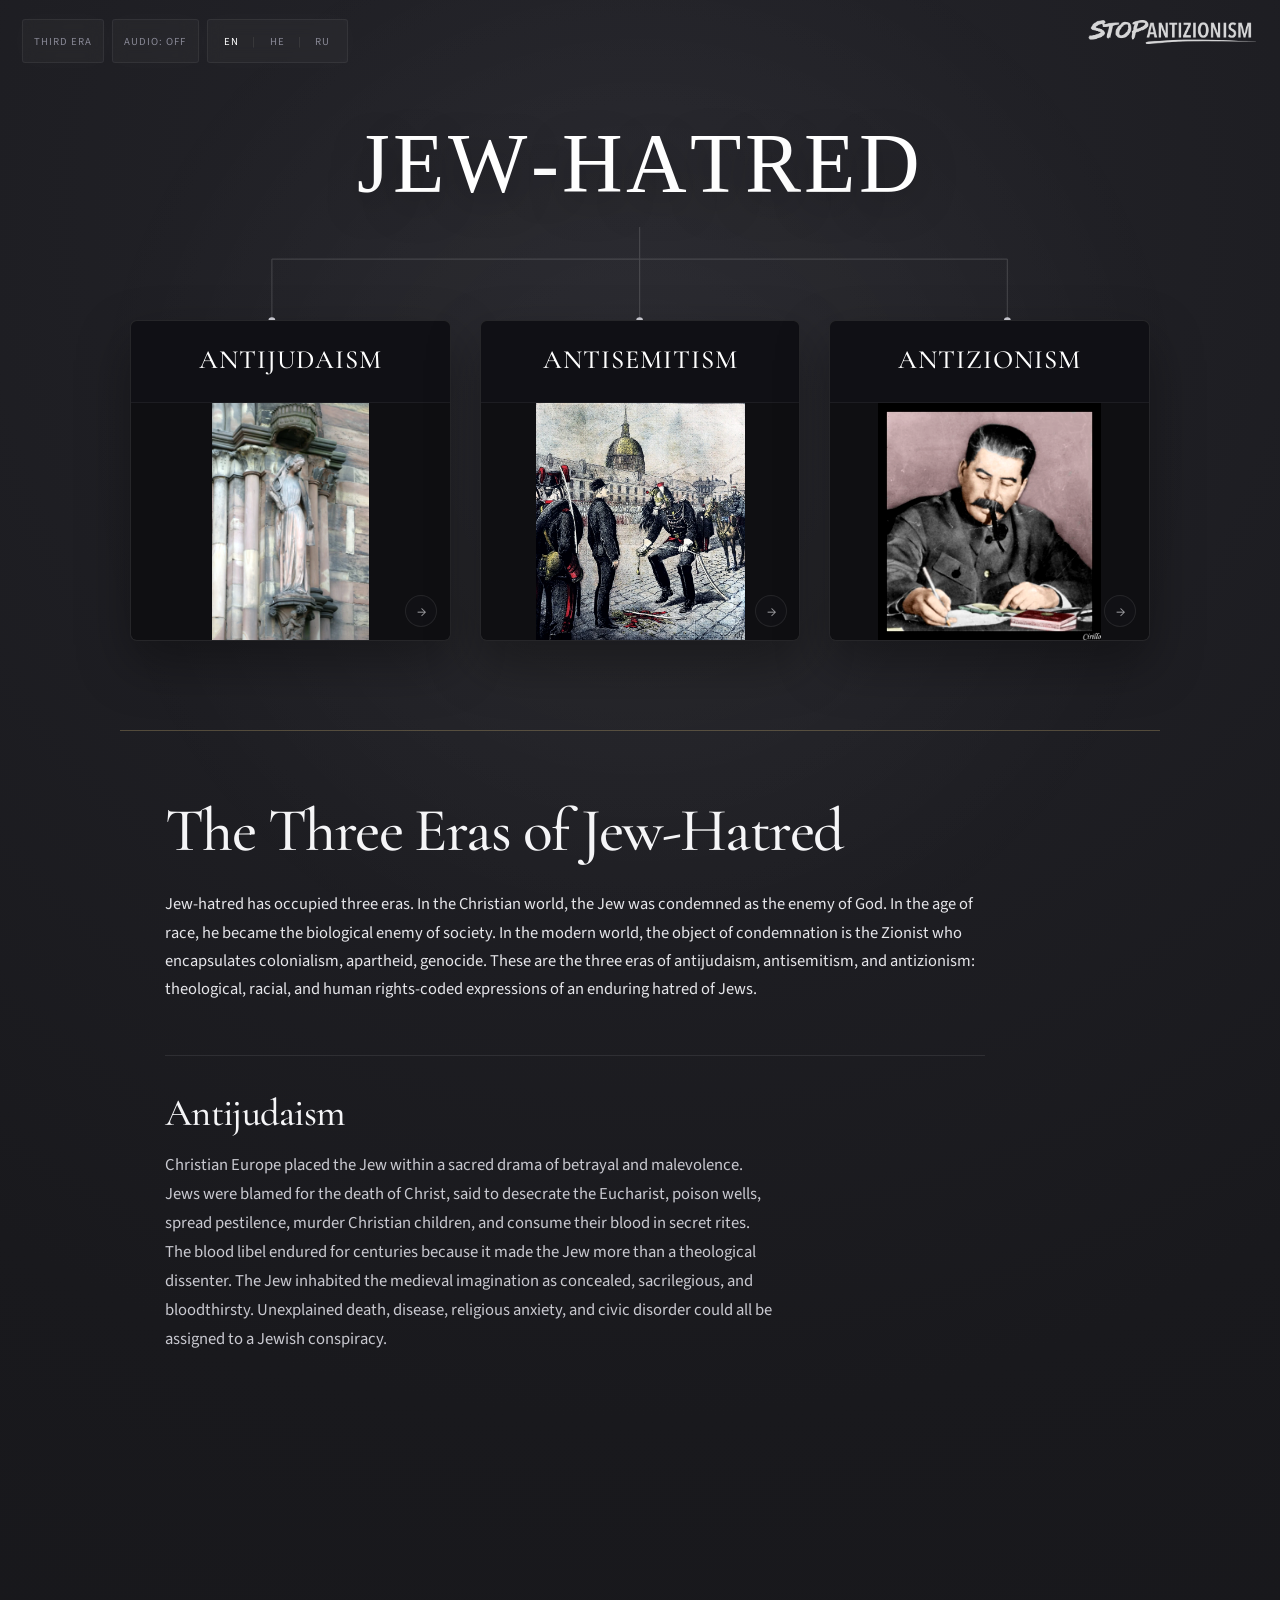
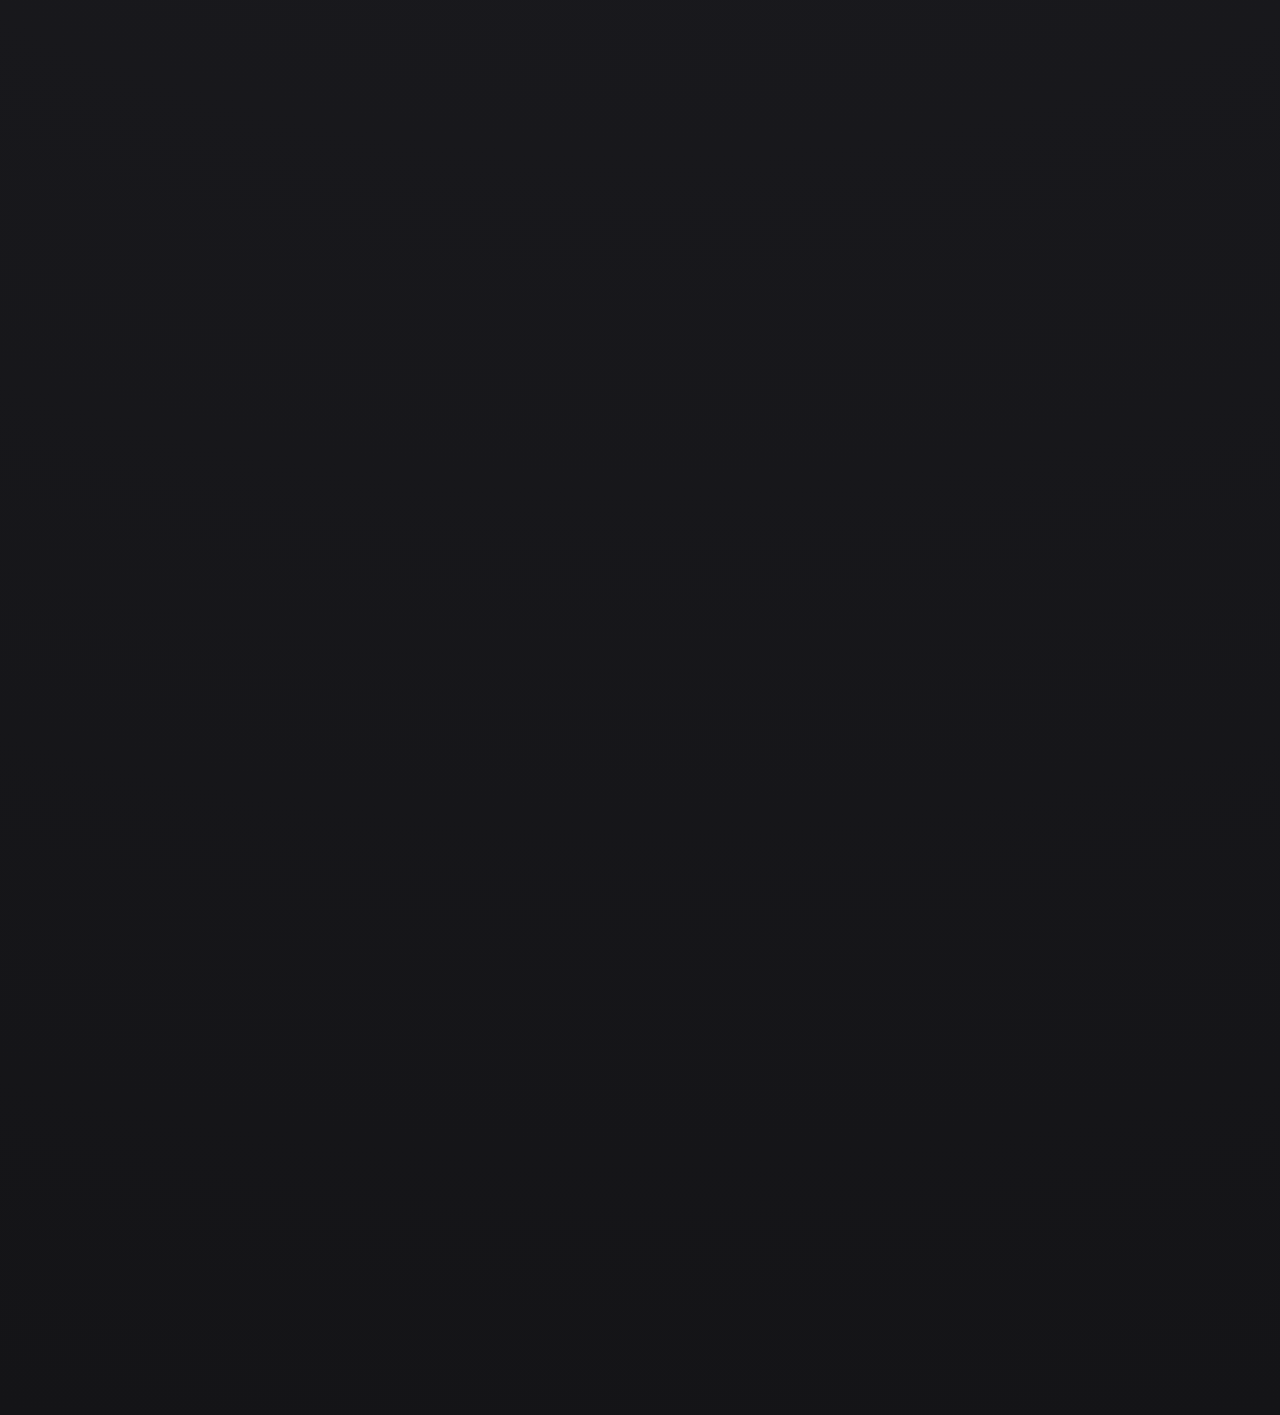
<file: index.html>
<!DOCTYPE html>

<html dir="ltr" lang="en">
<head>
<meta charset="utf-8"/>
<meta content="width=device-width,initial-scale=1,viewport-fit=cover" name="viewport"/>
<meta content="dark" name="color-scheme"/>
<title>Jew-Hatred | Stop Antizionism</title>
<!-- STOPAZ SEO START -->
<meta name="description" content="An educational digital exhibition tracing three historical eras of Jew-hatred: antijudaism, antisemitism, and modern antizionism."/>
<meta name="robots" content="index,follow,max-image-preview:large"/>
<meta name="theme-color" content="#17171a"/>
<link rel="canonical" href="https://stopaz.org/"/>
<meta property="og:type" content="website"/>
<meta property="og:site_name" content="Stop Antizionism"/>
<meta property="og:title" content="Jew-Hatred | Stop Antizionism"/>
<meta property="og:description" content="An educational digital exhibition tracing three historical eras of Jew-hatred: antijudaism, antisemitism, and modern antizionism."/>
<meta property="og:url" content="https://stopaz.org/"/>
<meta property="og:image" content="https://stopaz.org/door-antizionism-stalin.jpg"/>
<meta property="og:image:alt" content="Stop Antizionism — Three Eras of Jew-Hatred exhibition"/>
<meta property="og:locale" content="en_US"/>
<meta name="twitter:card" content="summary_large_image"/>
<meta name="twitter:title" content="Jew-Hatred | Stop Antizionism"/>
<meta name="twitter:description" content="An educational digital exhibition tracing three historical eras of Jew-hatred: antijudaism, antisemitism, and modern antizionism."/>
<meta name="twitter:image" content="https://stopaz.org/door-antizionism-stalin.jpg"/>
<!-- STOPAZ SEO END -->
<link href="https://fonts.googleapis.com" rel="preconnect"/><link crossorigin="" href="https://fonts.gstatic.com" rel="preconnect"/><link href="https://fonts.googleapis.com/css2?family=Cormorant+Garamond:wght@400;500;600&amp;family=Source+Sans+3:opsz,wght@8..60,300;8..60,400;8..60,500;8..60,600&amp;display=swap" rel="stylesheet"/><link href="site.css" rel="stylesheet"/>
<link as="image" fetchpriority="high" href="antijudaism-1-720.webp" imagesizes="(max-width: 720px) 92vw, 30vw" imagesrcset="antijudaism-1-720.webp 720w, home-antijudaism-1280.webp 1280w" rel="preload" type="image/webp"/>
<style>
/* Door artwork: show the complete selected work. No cropping on the three front doors. */
.home-page .era-image-wrap{
  background:#141417;
}
.home-page .era-image{
  object-fit:contain !important;
  object-position:center center !important;
  transform-origin:center center;
}
/* Keep every pixel of the selected door art visible. The door card may move; the artwork itself never scales/crops. */
.home-page .era-image,
.home-page .era-card:hover .era-image,
.home-page .era-card:focus-visible .era-image{
  transform:none !important;
  object-fit:contain !important;
  object-position:50% 50% !important;
}
/* No additional homepage prose below the doors. */
.home-page .exhibition-announcement{display:none !important;}
</style>
<link href="final.css" rel="stylesheet"/>
</head>
<body class="new-page home-page">
<a class="skip-link" href="#main-content" data-en="Skip to main content" data-he="דילוג לתוכן הראשי" data-ru="Перейти к основному содержанию">Skip to main content</a>
<div aria-hidden="true" id="ambient-light"></div>
<audio id="bg-audio" loop="" preload="none" src="The Seasons, Op. 37a - VI. June_ Barcarolle.mp3"></audio>
<a aria-label="Stop Antizionism home" data-aria-en="Stop Antizionism home" data-aria-he="דף הבית של Stop Antizionism" data-aria-ru="Главная Stop Antizionism" class="site-brand-link" href="index.html">
<img alt="Stop Antizionism" class="site-brand" decoding="async" fetchpriority="auto" height="292" loading="eager" src="stop-antizionism-logo.webp" width="2048"/>
</a>
<nav aria-label="Page controls" data-aria-en="Page controls" data-aria-he="פקדי עמוד" data-aria-ru="Элементы управления страницей" class="controls-nav"><div class="nav-box third-era-nav-box"><a aria-label="The Third Era exhibition project" data-aria-en="The Third Era exhibition project" data-aria-he="פרויקט התערוכה של העידן השלישי" data-aria-ru="Выставочный проект «Третья эпоха»" class="home-btn third-era-nav-link" data-en="THIRD ERA" data-he="העידן השלישי" data-ru="ТРЕТЬЯ ЭПОХА" href="third-era.html">THIRD ERA</a></div>
<div class="nav-box"><button aria-pressed="false" class="audio-btn" id="audio-btn" type="button">AUDIO: OFF</button></div>
<div class="nav-box">
<button class="lang-btn active" aria-label="Switch language to English" data-aria-en="Switch language to English" data-aria-he="החלפת השפה לאנגלית" data-aria-ru="Переключить язык на английский" id="btn-en" type="button">EN</button><span class="nav-separator">|</span>
<button class="lang-btn" aria-label="Switch language to Hebrew" data-aria-en="Switch language to Hebrew" data-aria-he="החלפת השפה לעברית" data-aria-ru="Переключить язык на иврит" id="btn-he" type="button">HE</button><span class="nav-separator">|</span>
<button class="lang-btn" aria-label="Switch language to Russian" data-aria-en="Switch language to Russian" data-aria-he="החלפת השפה לרוסית" data-aria-ru="Переключить язык на русский" id="btn-ru" type="button">RU</button>
</div>
</nav>
<main class="home-main" id="main-content" tabindex="-1">
<header class="home-intro">
<h1 class="home-title" data-en="Jew-Hatred" data-he="שנאת יהודים" data-ru="Ненависть к евреям">Jew-Hatred</h1>
<svg aria-hidden="true" class="desktop-connector" preserveaspectratio="none" viewbox="0 0 1000 110">
<path d="M500 0V38M500 38H166.667M500 38H833.333M166.667 38V110M500 38V110M833.333 38V110"></path>
<circle cx="166.667" cy="110" r="3"></circle>
<circle cx="500" cy="110" r="3"></circle>
<circle cx="833.333" cy="110" r="3"></circle>
</svg>
</header>
<section aria-label="Three eras of Jew-hatred" class="era-grid">
<a aria-label="Open Antijudaism gallery" class="era-card historical-threshold" data-aria-en="Open Antijudaism gallery" data-aria-he="פתיחת גלריית אנטי-יהדות" data-aria-ru="Открыть галерею: Антииудаизм" href="antijudaism.html" style="--door-image:url('home-antijudaism-1280.webp')">
<span aria-hidden="true" class="mobile-node"></span>
<div class="door-rotator">
<div class="door-face door-front">
<div class="era-inner">
<div class="era-head"><h2 class="era-title" data-en="Antijudaism" data-he="אנטי-יהדות" data-ru="Антииудаизм">Antijudaism</h2></div>
<div class="era-image-wrap"><picture class="responsive-art-picture"><source sizes="(max-width: 720px) 92vw, 30vw" srcset="antijudaism-1-720.webp 720w, home-antijudaism-1280.webp 1280w" type="image/webp"/><img alt="Antijudaism gallery image" class="era-image door-source-image quality-hires" data-native-height="3072" data-native-width="2048" decoding="async" fetchpriority="high" height="3072" loading="eager" sizes="(max-width: 720px) 92vw, 30vw" src="antijudaism-1.jpg" width="2048"/></picture></div>
</div>
<span aria-hidden="true" class="era-arrow">→</span>
</div>
</div>
</a>
<a aria-label="Open Antisemitism gallery" class="era-card historical-threshold" data-aria-en="Open Antisemitism gallery" data-aria-he="פתיחת גלריית אנטישמיות" data-aria-ru="Открыть галерею: Антисемитизм" href="antisemitism.html" style="--door-image:url('home-antisemitism-1280.webp')">
<span aria-hidden="true" class="mobile-node"></span>
<div class="door-rotator">
<div class="door-face door-front">
<div class="era-inner">
<div class="era-head"><h2 class="era-title" data-en="Antisemitism" data-he="אנטישמיות" data-ru="Антисемитизм">Antisemitism</h2></div>
<div class="era-image-wrap"><picture class="responsive-art-picture"><source sizes="(max-width: 720px) 92vw, 30vw" srcset="antisemitism-4-720.webp 720w, home-antisemitism-1280.webp 1280w" type="image/webp"/><img alt="Antisemitism gallery image" class="era-image door-source-image quality-standard" data-native-height="2048" data-native-width="1589" decoding="async" height="2048" loading="lazy" sizes="(max-width: 720px) 92vw, 30vw" src="antisemitism-4.jpg" width="1589"/></picture></div>
</div>
<span aria-hidden="true" class="era-arrow">→</span>
</div>
</div>
</a>
<a aria-label="Open Antizionism gallery" class="era-card antizionism historical-threshold" data-aria-en="Open Antizionism gallery" data-aria-he="פתיחת גלריית אנטי-ציונות" data-aria-ru="Открыть галерею: Антисионизм" href="exhibition.html" style="--door-image:url('door-antizionism-stalin-637.webp')">
<span aria-hidden="true" class="mobile-node"></span>
<div class="door-rotator">
<div class="door-face door-front">
<div class="era-inner">
<div class="era-head"><h2 class="era-title" data-en="Antizionism" data-he="אנטי-ציונות" data-ru="Антисионизм">Antizionism</h2></div>
<div class="era-image-wrap"><picture class="responsive-art-picture"><source sizes="(max-width: 720px) 92vw, 30vw" srcset="door-antizionism-stalin-560.webp 560w, door-antizionism-stalin-637.webp 637w" type="image/webp"/><img alt="Antizionism gallery image" class="era-image door-source-image quality-standard" data-native-height="675" data-native-width="637" decoding="async" height="675" loading="lazy" sizes="(max-width: 720px) 92vw, 30vw" src="door-antizionism-stalin.jpg" width="637"/></picture></div>
</div>
<span aria-hidden="true" class="era-arrow">→</span>
</div>
</div>
</a>
</section><section aria-label="The Three Eras of Jew-Hatred" class="home-source-context">
<h2 data-en="The Three Eras of Jew-Hatred" data-he="שלוש תקופות של שנאת יהודים" data-ru="Три эпохи ненависти к евреям">The Three Eras of Jew-Hatred</h2>
<div class="three-eras-intro">
<p data-en="Jew-hatred has occupied three eras. In the Christian world, the Jew was condemned as the enemy of God. In the age of race, he became the biological enemy of society. In the modern world, the object of condemnation is the Zionist who encapsulates colonialism, apartheid, genocide. These are the three eras of antijudaism, antisemitism, and antizionism: theological, racial, and human rights-coded expressions of an enduring hatred of Jews." data-he="שנאת יהודים עברה שלוש תקופות. בעולם הנוצרי היהודי גונה כאויב האל. בעידן הגזע הוא נעשה לאויב הביולוגי של החברה. בעולם המודרני מושא הגינוי הוא הציוני, המגלם קולוניאליזם, אפרטהייד ורצח עם. אלה שלוש התקופות של אנטי־יהדות, אנטישמיות ואנטי־ציונות: ביטויים תיאולוגיים, גזעיים ומקודדי־זכויות־אדם של שנאה מתמשכת ליהודים." data-ru="Ненависть к евреям прошла через три эпохи. В христианском мире еврей осуждался как враг Бога. В эпоху расы он стал биологическим врагом общества. В современном мире объектом осуждения становится сионист, воплощающий колониализм, апартеид и геноцид. Это три эпохи антииудаизма, антисемитизма и антисионизма: теологические, расовые и закодированные в языке прав человека выражения устойчивой ненависти к евреям.">Jew-hatred has occupied three eras. In the Christian world, the Jew was condemned as the enemy of God. In the age of race, he became the biological enemy of society. In the modern world, the object of condemnation is the Zionist who encapsulates colonialism, apartheid, genocide. These are the three eras of antijudaism, antisemitism, and antizionism: theological, racial, and human rights-coded expressions of an enduring hatred of Jews.</p></div>
<div class="era-source-section">
<h3 data-en="Antijudaism" data-he="אנטי־יהדות" data-ru="Антииудаизм">Antijudaism</h3>
<p data-en="Christian Europe placed the Jew within a sacred drama of betrayal and malevolence. Jews were blamed for the death of Christ, said to desecrate the Eucharist, poison wells, spread pestilence, murder Christian children, and consume their blood in secret rites. The blood libel endured for centuries because it made the Jew more than a theological dissenter. The Jew inhabited the medieval imagination as concealed, sacrilegious, and bloodthirsty. Unexplained death, disease, religious anxiety, and civic disorder could all be assigned to a Jewish conspiracy." data-he="אירופה הנוצרית הציבה את היהודי בתוך דרמה מקודשת של בגידה ורשעות. יהודים הואשמו במותו של ישו, בחילול לחם הקודש, בהרעלת בארות, בהפצת מגפות, ברצח ילדים נוצרים ובצריכת דמם בטקסים חשאיים. עלילת הדם שרדה מאות שנים מפני שהפכה את היהודי ליותר מחולק תיאולוגי. בדמיון ימי־הביניים היהודי הופיע כנסתר, מחלל קודש וצמא דם. מוות בלתי מוסבר, מחלה, חרדה דתית ואי־סדר אזרחי יכלו כולם להיות מיוחסים לקנוניה יהודית." data-ru="Христианская Европа поместила еврея в священную драму предательства и злонамеренности. Евреев обвиняли в смерти Христа, в осквернении Евхаристии, отравлении колодцев, распространении мора, убийстве христианских детей и употреблении их крови в тайных обрядах. Кровавый навет сохранялся веками, потому что делал еврея чем-то большим, чем богословским инакомыслящим. В средневековом воображении еврей был скрытным, святотатственным и кровожадным. Необъяснимая смерть, болезнь, религиозная тревога и гражданский беспорядок могли быть приписаны еврейскому заговору.">Christian Europe placed the Jew within a sacred drama of betrayal and malevolence. Jews were blamed for the death of Christ, said to desecrate the Eucharist, poison wells, spread pestilence, murder Christian children, and consume their blood in secret rites. The blood libel endured for centuries because it made the Jew more than a theological dissenter. The Jew inhabited the medieval imagination as concealed, sacrilegious, and bloodthirsty. Unexplained death, disease, religious anxiety, and civic disorder could all be assigned to a Jewish conspiracy.</p>
</div>
<div class="era-source-section">
<h3 data-en="Antisemitism" data-he="אנטישמיות" data-ru="Антисемитизм">Antisemitism</h3>
<p data-en="The nineteenth century secularized this inheritance. Race, heredity, nationalism, economics, revolution, and pseudoscience supplied a modern explanation for Jewish evil. Jewishness became ineradicable. Baptism no longer offered escape, because the danger lay not in belief but in blood. The Jew could be financier and Bolshevik, cosmopolitan and separatist, revolutionary and reactionary, decadent and fanatical. The contradictions posed no difficulty. Antisemitism was capacious enough to make Jews responsible for whatever threatened order. The Protocols of the Elders of Zion gave this era its most enduring literary form. Forged in the Russian Empire, the text imagined modern history as the work of a hidden Jewish directorate manipulating finance, journalism, war, and government. Nazism carried racial antisemitism to its terminal conclusion. If Jewish existence constituted the danger, exclusion could never suffice. The Holocaust destroyed millions of Jews and rendered the explicit racial idiom of European antisemitism morally toxic." data-he="המאה התשע־עשרה חילנה את הירושה הזאת. גזע, תורשה, לאומיות, כלכלה, מהפכה ופסאודו־מדע סיפקו הסבר מודרני לרוע יהודי. היהודיות נעשתה לבלתי־מחיקה. הטבילה כבר לא הציעה מוצא, מפני שהסכנה נתפסה לא באמונה אלא בדם. היהודי יכול היה להיות מממן ובולשביק, קוסמופוליטי ובדלן, מהפכן וריאקציונר, דקדנט וקנאי. הסתירות לא היו מכשול. האנטישמיות הייתה רחבה דיה כדי להטיל על היהודים אחריות לכל מה שאיים על הסדר. הפרוטוקולים של זקני ציון העניקו לעידן הזה את צורתו הספרותית העמידה ביותר. הזיוף, שנוצר באימפריה הרוסית, תיאר את ההיסטוריה המודרנית כמעשה ידיה של הנהגה יהודית חשאית המפעילה מימון, עיתונות, מלחמה וממשלה. הנאציזם הביא את האנטישמיות הגזעית למסקנתה הסופית. אם עצם הקיום היהודי הוא הסכנה, הדרה לעולם לא תספיק. השואה השמידה מיליוני יהודים והפכה את השפה הגזעית המפורשת של האנטישמיות האירופית לרעילה מבחינה מוסרית." data-ru="XIX век секуляризировал это наследие. Раса, наследственность, национализм, экономика, революция и псевдонаука дали современное объяснение «еврейскому злу». Еврейство стало считаться неискоренимым. Крещение больше не давало выхода, потому что опасность усматривали не в вере, а в крови. Еврей мог быть финансистом и большевиком, космополитом и сепаратистом, революционером и реакционером, декадентом и фанатиком. Противоречия не мешали. Антисемитизм был достаточно вместителен, чтобы возлагать на евреев ответственность за всё, что угрожало порядку. «Протоколы сионских мудрецов» придали этой эпохе её наиболее живучую литературную форму. Подделка, созданная в Российской империи, представляла современную историю как дело тайной еврейской дирекции, управляющей финансами, журналистикой, войнами и правительствами. Нацизм довёл расовый антисемитизм до его предельного вывода. Если опасностью считалось само еврейское существование, исключения было недостаточно. Холокост уничтожил миллионы евреев и сделал откровенно расовый язык европейского антисемитизма морально токсичным.">The nineteenth century secularized this inheritance. Race, heredity, nationalism, economics, revolution, and pseudoscience supplied a modern explanation for Jewish evil. Jewishness became ineradicable. Baptism no longer offered escape, because the danger lay not in belief but in blood. The Jew could be financier and Bolshevik, cosmopolitan and separatist, revolutionary and reactionary, decadent and fanatical. The contradictions posed no difficulty. Antisemitism was capacious enough to make Jews responsible for whatever threatened order. The Protocols of the Elders of Zion gave this era its most enduring literary form. Forged in the Russian Empire, the text imagined modern history as the work of a hidden Jewish directorate manipulating finance, journalism, war, and government. Nazism carried racial antisemitism to its terminal conclusion. If Jewish existence constituted the danger, exclusion could never suffice. The Holocaust destroyed millions of Jews and rendered the explicit racial idiom of European antisemitism morally toxic.</p></div>
<div class="era-source-section">
<h3 data-en="Antizionism" data-he="אנטי־ציונות" data-ru="Антисионизм">Antizionism</h3>
<p data-en="The postwar world supplied another language. The empire was collapsing. National liberation movements were overturning colonial rule. Racism had become one of the defining evils of the postwar order. Apartheid stood for legalized racial domination. Genocide named humanity's ultimate crime. Within this, the Jew was recast as the Zionist. Jewish power became Zionist influence. Jewish conspiracy became the Zionist lobby. Jewish bloodlust became the deliberate killing of children. Jewish racial corruption became supremacy. Jewish national life became settler-colonialism. Jewish collective criminality became genocide. The older imagery no longer needed to announce itself as antisemitic. It could return under the language of anti-racism, decolonization, and human rights. The medieval Jew murdered the Christian child. The racial Jew corrupted the nation. The Zionist colonizes, segregates, and exterminates." data-he="העולם שלאחר המלחמה סיפק שפה אחרת. האימפריות קרסו. תנועות שחרור לאומיות הפילו שלטון קולוניאלי. הגזענות נעשתה לאחת הרעות המגדירות של הסדר שלאחר המלחמה. אפרטהייד סימל שליטה גזעית המעוגנת בחוק. רצח עם נתן שם לפשע העליון של האנושות. בתוך המסגרת הזאת עוצב היהודי מחדש כציוני. כוח יהודי נעשה להשפעה ציונית. קנוניה יהודית נעשתה ללובי הציוני. צמא דם יהודי נעשה להרג מכוון של ילדים. שחיתות גזעית יהודית נעשתה לעליונות. חיים לאומיים יהודיים נעשו לקולוניאליזם התיישבותי. עבריינות קולקטיבית יהודית נעשתה לרצח עם. הדימויים הישנים כבר לא נזקקו להכריז על עצמם כאנטישמיים. הם יכלו לשוב בשפת האנטי־גזענות, הדה־קולוניזציה וזכויות האדם. היהודי של ימי הביניים רצח את הילד הנוצרי. היהודי הגזעי השחית את האומה. הציוני מתיישב כקולוניאליסט, מפריד ומשמיד." data-ru="Послевоенный мир предложил иной язык. Империи рушились. Движения национального освобождения свергали колониальное господство. Расизм стал одним из определяющих зол послевоенного порядка. Апартеид означал узаконенное расовое господство. Геноцид назвал высшее преступление против человечества. В этой системе еврей был переосмыслен как сионист. Еврейская власть стала «сионистским влиянием». Еврейский заговор — «сионистским лобби». Еврейская кровожадность — преднамеренным убийством детей. Еврейская расовая порочность — превосходством. Еврейская национальная жизнь — поселенческим колониализмом. Еврейская коллективная преступность — геноцидом. Старым образам больше не требовалось объявлять себя антисемитскими. Они могли вернуться на языке антирасизма, деколонизации и прав человека. Средневековый еврей убивал христианского ребёнка. Расовый еврей разлагал нацию. Сионист колонизирует, сегрегирует и уничтожает.">The postwar world supplied another language. The empire was collapsing. National liberation movements were overturning colonial rule. Racism had become one of the defining evils of the postwar order. Apartheid stood for legalized racial domination. Genocide named humanity's ultimate crime. Within this, the Jew was recast as the Zionist. Jewish power became Zionist influence. Jewish conspiracy became the Zionist lobby. Jewish bloodlust became the deliberate killing of children. Jewish racial corruption became supremacy. Jewish national life became settler-colonialism. Jewish collective criminality became genocide. The older imagery no longer needed to announce itself as antisemitic. It could return under the language of anti-racism, decolonization, and human rights. The medieval Jew murdered the Christian child. The racial Jew corrupted the nation. The Zionist colonizes, segregates, and exterminates.</p></div>
</section>
<section aria-label="The Third Era exhibition" class="third-era-teaser">
<div aria-hidden="true" class="third-era-teaser-mark">III</div>
<div class="third-era-teaser-copy">
<div class="third-era-teaser-kicker" data-en="COMING TO NEW YORK CITY" data-he="בקרוב בניו יורק" data-ru="СКОРО В НЬЮ-ЙОРКЕ">COMING TO NEW YORK CITY</div>
<h2 data-en="The Third Era: Antizionism and the History of Jew-Hatred" data-he="העידן השלישי: אנטי־ציונות וההיסטוריה של שנאת יהודים" data-ru="Третья эпоха: антисионизм и история ненависти к евреям">The Third Era: Antizionism and the History of Jew-Hatred</h2>
<p data-en="A forthcoming New York educational exhibition tracing the historical development of modern antizionism through archival material, primary sources, multimedia, and testimony." data-he="תערוכה חינוכית עתידית בניו יורק, המתחקה אחר ההתפתחות ההיסטורית של האנטי־ציונות המודרנית באמצעות חומר ארכיוני, מקורות ראשוניים, מולטימדיה ועדויות." data-ru="Будущая образовательная выставка в Нью-Йорке, прослеживающая историческое развитие современного антисионизма через архивные материалы, первичные источники, мультимедиа и свидетельства.">A forthcoming New York educational exhibition tracing the historical development of modern antizionism through archival material, primary sources, multimedia, and testimony.</p>
<a class="third-era-cta" href="third-era.html"><span data-en="Explore the Exhibition" data-he="לגלות את התערוכה" data-ru="Открыть выставку">Explore the Exhibition</span><span aria-hidden="true">→</span></a>
</div>
</section></main>
<script src="site.js"></script>
<script src="final.js"></script>
</body>
</html>
</file>
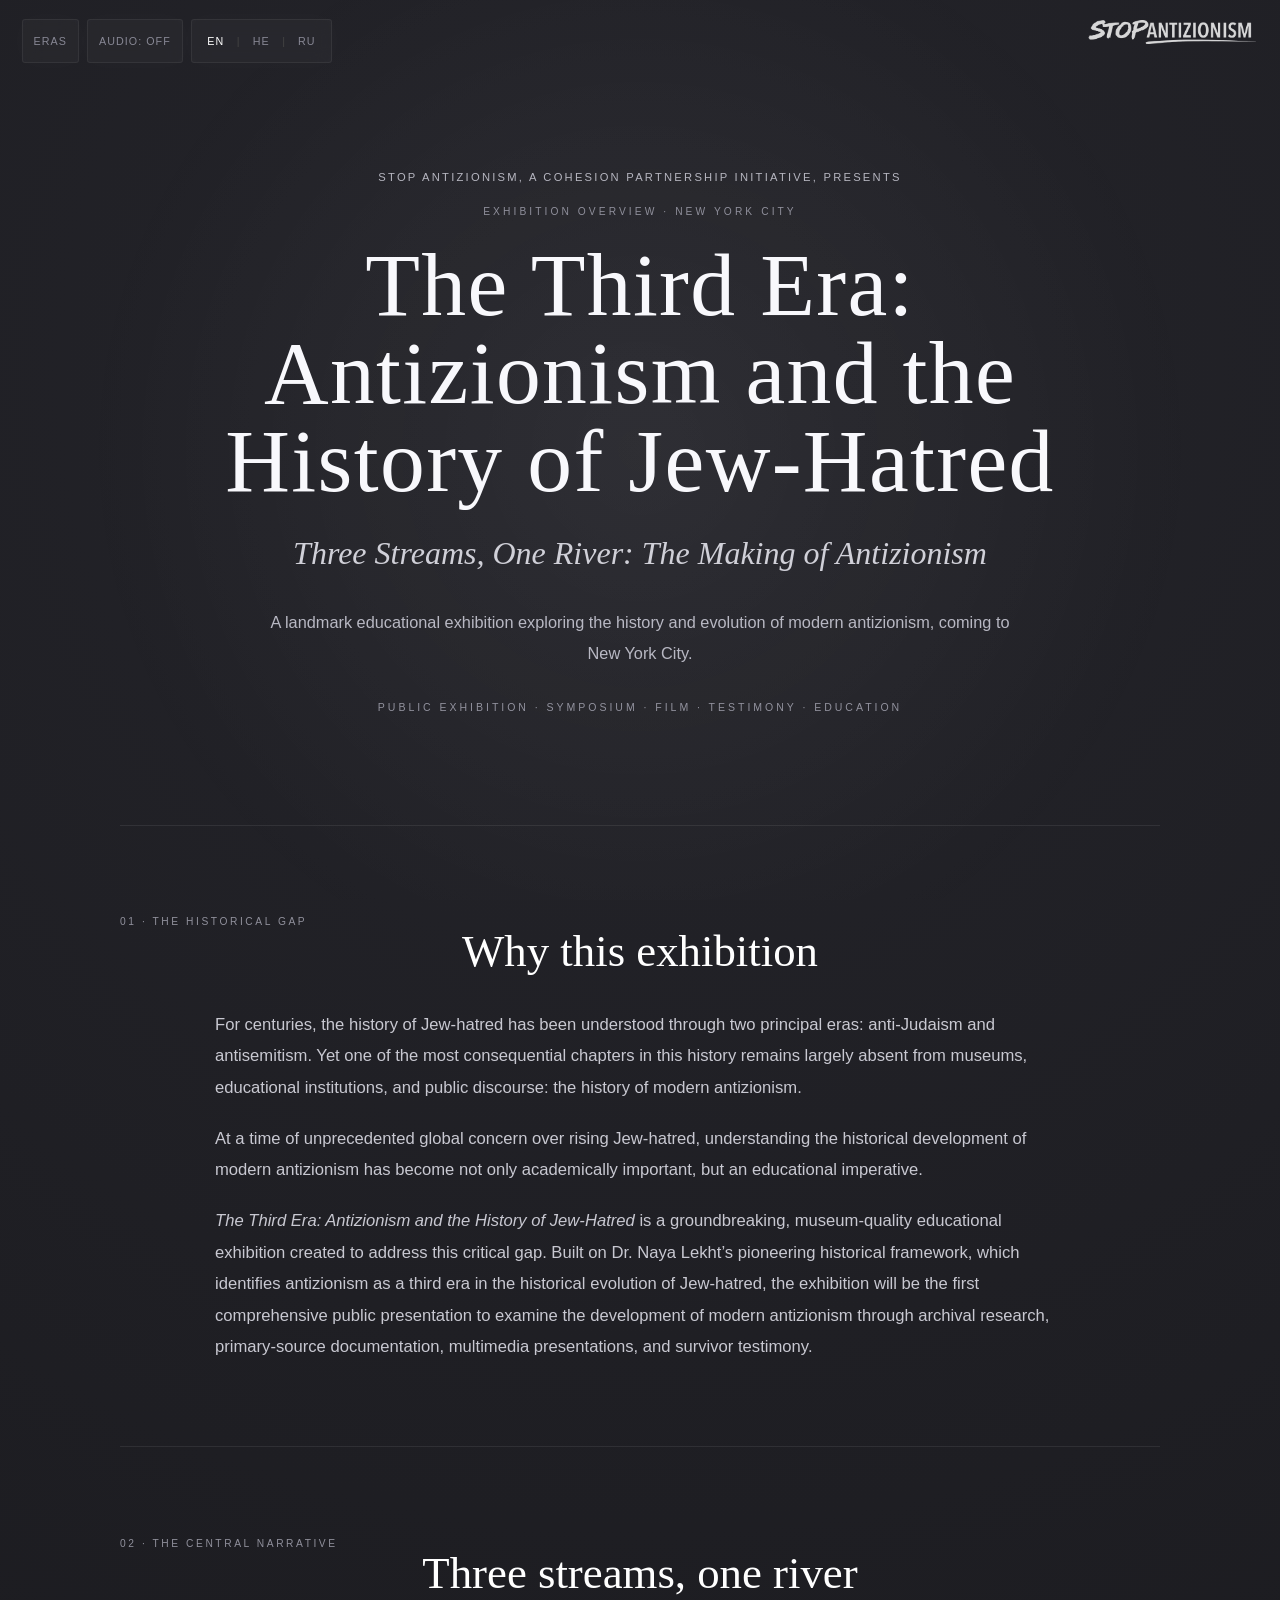
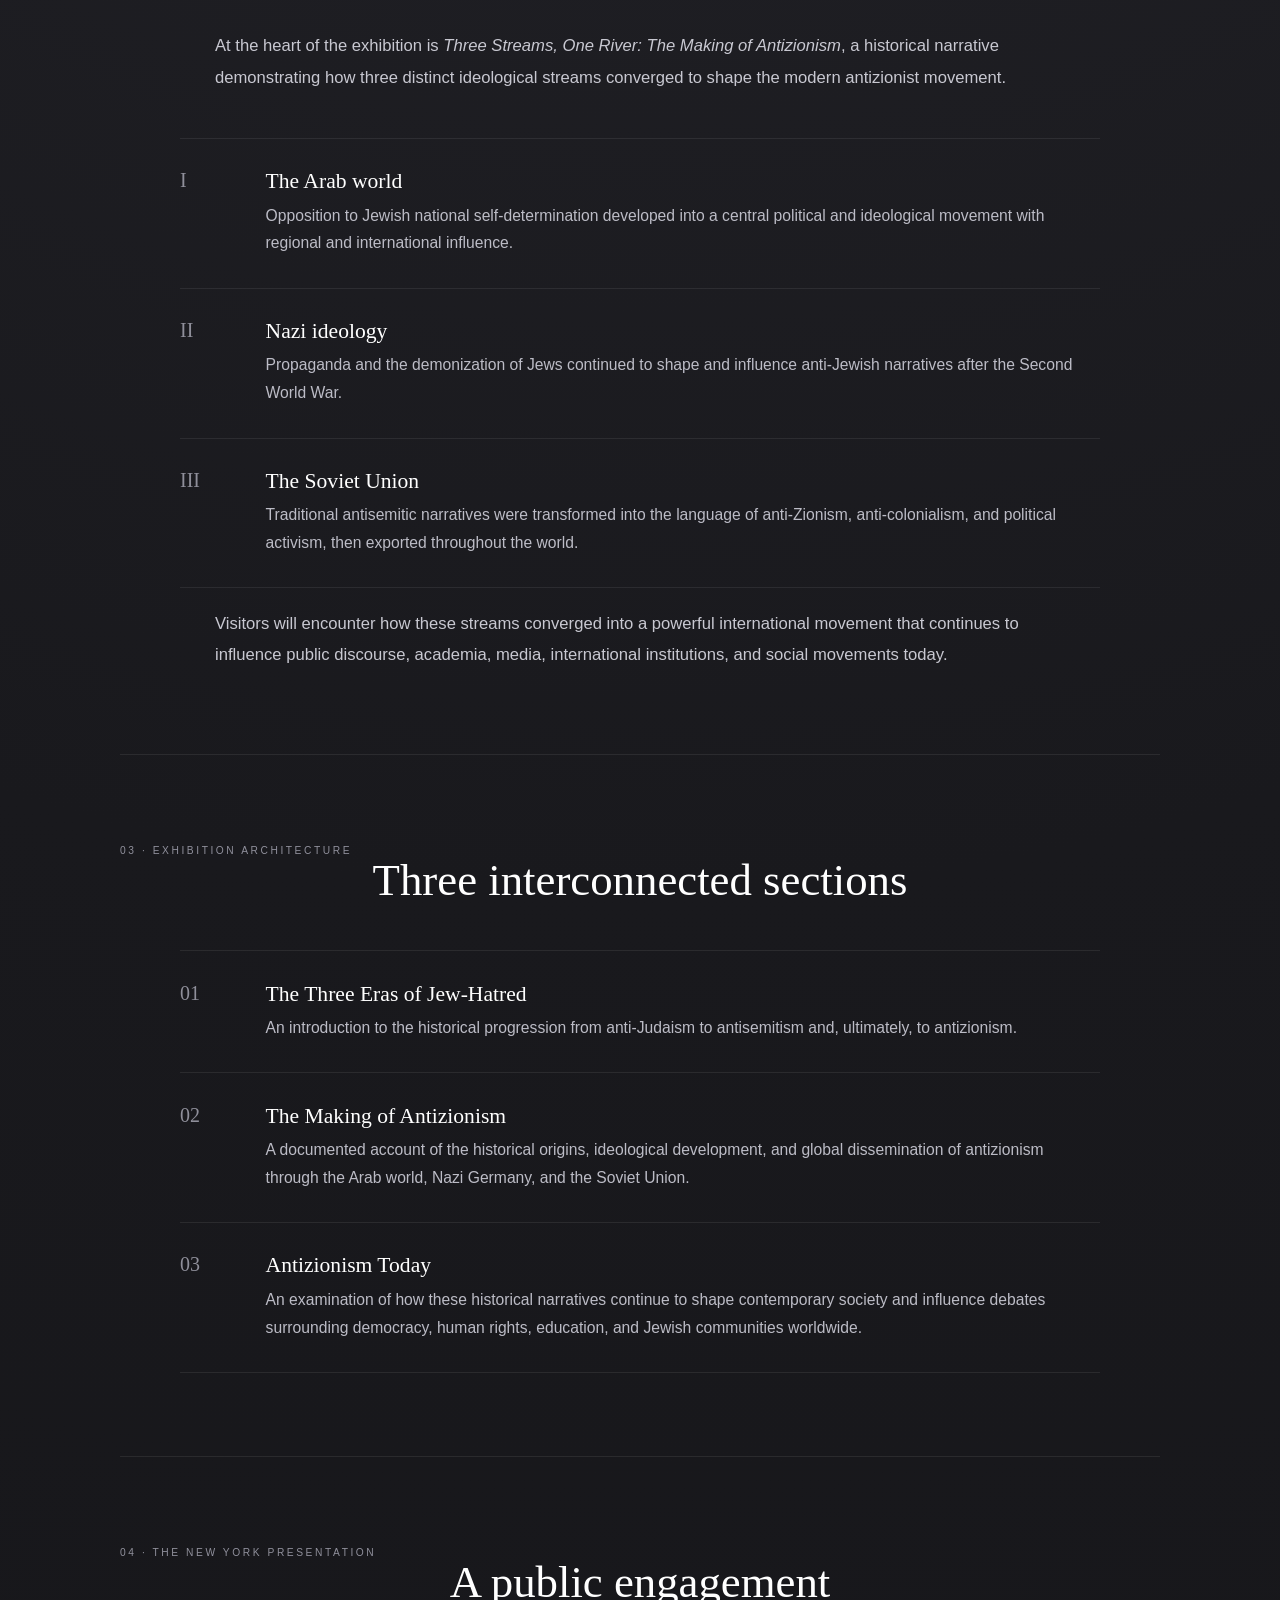
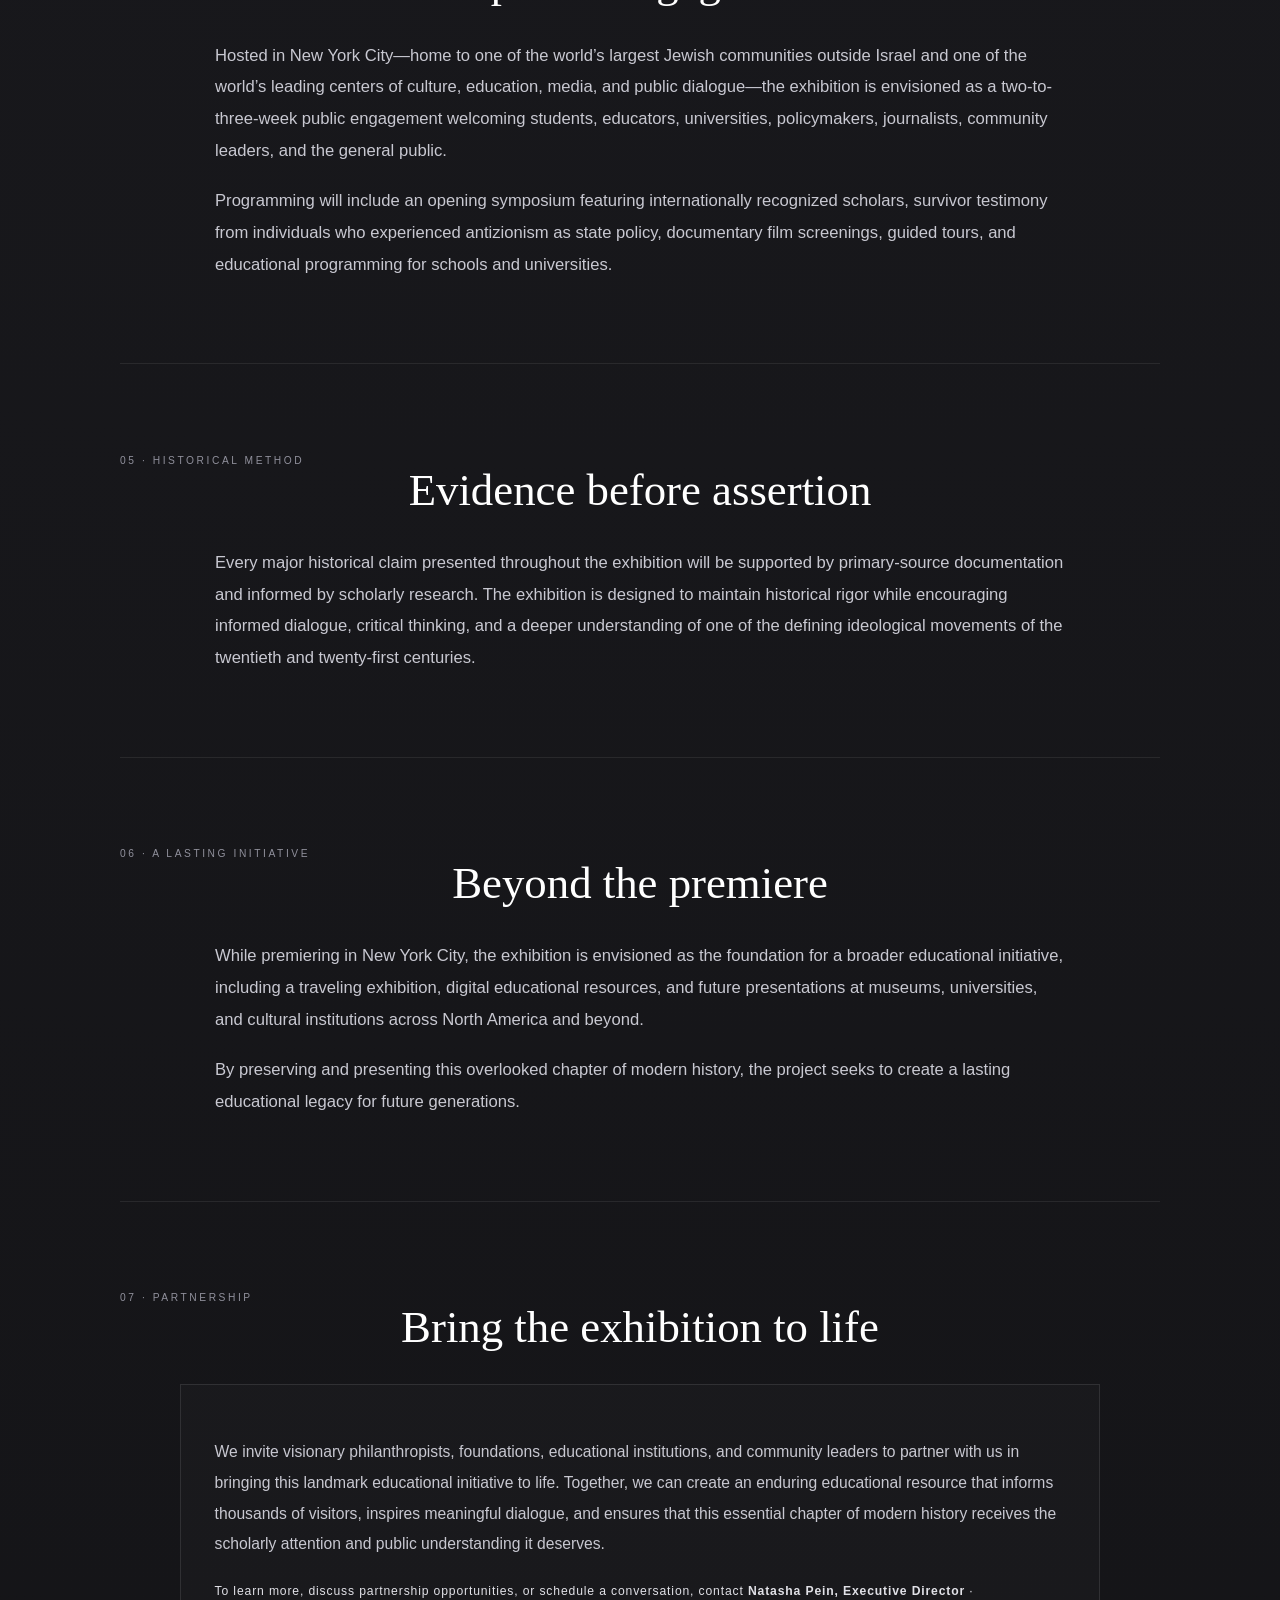
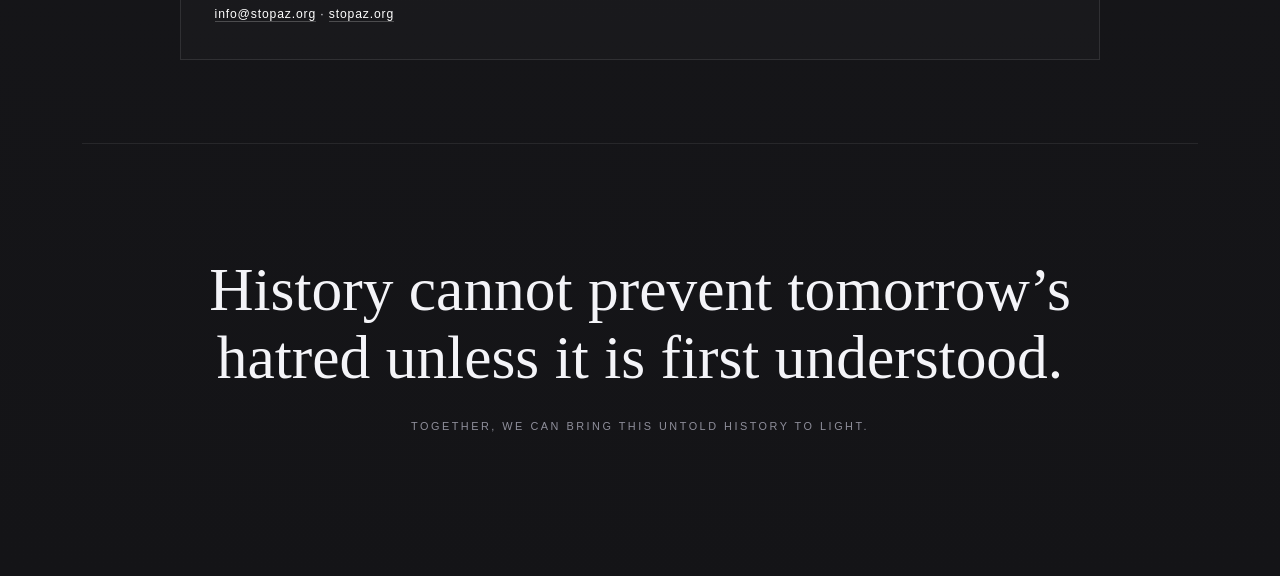
<file: overview.html>
<!DOCTYPE html>
<html dir="ltr" lang="en">
<head>
<meta charset="utf-8"/>
<meta content="width=device-width,initial-scale=1,viewport-fit=cover" name="viewport"/>
<meta content="dark" name="color-scheme"/>
<meta content="The Third Era: Antizionism and the History of Jew-Hatred — exhibition overview." name="description"/>
<title>The Third Era | Exhibition Overview</title>
<link href="site.css" rel="stylesheet"/>
</head>
<body class="new-page overview-page" data-title-en="The Third Era | Exhibition Overview" data-title-he="העידן השלישי | סקירת התערוכה" data-title-ru="Третья эпоха | Обзор выставки" data-description-en="The Third Era: Antizionism and the History of Jew-Hatred — exhibition overview." data-description-he="העידן השלישי: אנטי־ציונות וההיסטוריה של שנאת יהודים — סקירת התערוכה." data-description-ru="Третья эпоха: антисионизм и история ненависти к евреям — обзор выставки.">
<div aria-hidden="true" id="ambient-light"></div>
<audio id="bg-audio" loop="" preload="none" src="The Seasons, Op. 37a - VI. June_ Barcarolle.mp3"></audio>
<a aria-label="Stop Antizionism home" class="site-brand-link" href="index.html"><img alt="Stop Antizionism" class="site-brand" decoding="async" height="292" loading="eager" src="stop-antizionism-logo.png" width="2048"/></a>
<nav aria-label="Page controls" class="controls-nav">
<div class="nav-box"><a class="home-btn" href="index.html" data-en="ERAS" data-he="תקופות" data-ru="ЭПОХИ">ERAS</a></div>
<div class="nav-box"><button aria-pressed="false" class="audio-btn" id="audio-btn" type="button">AUDIO: OFF</button></div>
<div class="nav-box"><button class="lang-btn active" id="btn-en" type="button">EN</button><span class="nav-separator">|</span><button class="lang-btn" id="btn-he" type="button">HE</button><span class="nav-separator">|</span><button class="lang-btn" id="btn-ru" type="button">RU</button></div>
</nav>
<main class="overview-main">
<header class="overview-hero">
<p class="overview-institution" data-en="Stop Antizionism, a Cohesion Partnership Initiative, presents" data-he="Stop Antizionism, יוזמה של Cohesion Partnership, מציגה" data-ru="Stop Antizionism, инициатива Cohesion Partnership, представляет">Stop Antizionism, a Cohesion Partnership Initiative, presents</p>
<p class="overview-kicker" data-en="Exhibition Overview · New York City" data-he="סקירת התערוכה · ניו יורק" data-ru="Обзор выставки · Нью-Йорк">Exhibition Overview · New York City</p>
<h1 class="overview-title" data-en="The Third Era: Antizionism and the History of Jew-Hatred" data-he="העידן השלישי: אנטי־ציונות וההיסטוריה של שנאת יהודים" data-ru="Третья эпоха: антисионизм и история ненависти к евреям">The Third Era: Antizionism and the History of Jew-Hatred</h1>
<p class="overview-subtitle" data-en="Three Streams, One River: The Making of Antizionism" data-he="שלושה זרמים, נהר אחד: התהוות האנטי־ציונות" data-ru="Три потока, одна река: формирование антисионизма">Three Streams, One River: The Making of Antizionism</p>
<p class="overview-deck" data-en="A landmark educational exhibition exploring the history and evolution of modern antizionism, coming to New York City." data-he="תערוכה חינוכית פורצת דרך הבוחנת את ההיסטוריה וההתפתחות של האנטי־ציונות המודרנית, המגיעה לניו יורק." data-ru="Знаковая образовательная выставка об истории и развитии современного антисионизма, которая пройдёт в Нью-Йорке.">A landmark educational exhibition exploring the history and evolution of modern antizionism, coming to New York City.</p>
<p class="overview-location" data-en="Public Exhibition · Symposium · Film · Testimony · Education" data-he="תערוכה לציבור · סימפוזיון · קולנוע · עדויות · חינוך" data-ru="Публичная выставка · Симпозиум · Кино · Свидетельства · Образование">Public Exhibition · Symposium · Film · Testimony · Education</p>
</header><div class="overview-body">
<section class="overview-section">
<p class="overview-label" data-en="01 · The Historical Gap" data-he="01 · הפער ההיסטורי" data-ru="01 · Исторический пробел">01 · The Historical Gap</p>
<div class="overview-copy">
<h2 data-en="Why this exhibition" data-he="מדוע התערוכה הזאת" data-ru="Зачем нужна эта выставка">Why this exhibition</h2>
<p data-en="For centuries, the history of Jew-hatred has been understood through two principal eras: anti-Judaism and antisemitism. Yet one of the most consequential chapters in this history remains largely absent from museums, educational institutions, and public discourse: the history of modern antizionism." data-he="במשך מאות שנים הובנה ההיסטוריה של שנאת יהודים דרך שתי תקופות עיקריות: אנטי־יהדות ואנטישמיות. אולם אחד הפרקים המשמעותיים ביותר בהיסטוריה הזאת עדיין נעדר במידה רבה ממוזיאונים, ממוסדות חינוך ומהשיח הציבורי: ההיסטוריה של האנטי־ציונות המודרנית." data-ru="На протяжении веков историю ненависти к евреям понимали через две основные эпохи: антииудаизм и антисемитизм. Однако одна из наиболее значимых глав этой истории по-прежнему почти отсутствует в музеях, образовательных учреждениях и публичном дискурсе: история современного антисионизма.">For centuries, the history of Jew-hatred has been understood through two principal eras: anti-Judaism and antisemitism. Yet one of the most consequential chapters in this history remains largely absent from museums, educational institutions, and public discourse: the history of modern antizionism.</p>
<p data-en="At a time of unprecedented global concern over rising Jew-hatred, understanding the historical development of modern antizionism has become not only academically important, but an educational imperative." data-he="בעת של דאגה עולמית חסרת תקדים מעלייה בשנאת יהודים, הבנת ההתפתחות ההיסטורית של האנטי־ציונות המודרנית נעשתה לא רק חשובה מבחינה אקדמית אלא גם צו חינוכי." data-ru="В период беспрецедентной глобальной обеспокоенности ростом ненависти к евреям понимание исторического развития современного антисионизма стало не только академически важным, но и образовательной необходимостью.">At a time of unprecedented global concern over rising Jew-hatred, understanding the historical development of modern antizionism has become not only academically important, but an educational imperative.</p>
<p><em data-en="The Third Era: Antizionism and the History of Jew-Hatred" data-he="העידן השלישי: אנטי־ציונות וההיסטוריה של שנאת יהודים" data-ru="Третья эпоха: антисионизм и история ненависти к евреям">The Third Era: Antizionism and the History of Jew-Hatred</em><span data-en=" is a groundbreaking, museum-quality educational exhibition created to address this critical gap. Built on Dr. Naya Lekht’s pioneering historical framework, which identifies antizionism as a third era in the historical evolution of Jew-hatred, the exhibition will be the first comprehensive public presentation to examine the development of modern antizionism through archival research, primary-source documentation, multimedia presentations, and survivor testimony." data-he=" היא תערוכה חינוכית פורצת דרך באיכות מוזיאלית שנוצרה כדי לתת מענה לפער קריטי זה. התערוכה מבוססת על המסגרת ההיסטורית החלוצית של ד״ר נאיה לכט, המזהה את האנטי־ציונות כעידן שלישי בהתפתחות ההיסטורית של שנאת יהודים, ותהיה ההצגה הציבורית המקיפה הראשונה שתבחן את התפתחות האנטי־ציונות המודרנית באמצעות מחקר ארכיוני, תיעוד ממקורות ראשוניים, מצגות מולטימדיה ועדויות ניצולים." data-ru=" — новаторская образовательная выставка музейного уровня, созданная для восполнения этого критического пробела. Она основана на пионерской исторической концепции доктора Наи Лехт, определяющей антисионизм как третью эпоху в исторической эволюции ненависти к евреям, и станет первой комплексной публичной экспозицией, рассматривающей развитие современного антисионизма через архивные исследования, документацию первичных источников, мультимедийные материалы и свидетельства переживших преследования."> is a groundbreaking, museum-quality educational exhibition created to address this critical gap. Built on Dr. Naya Lekht’s pioneering historical framework, which identifies antizionism as a third era in the historical evolution of Jew-hatred, the exhibition will be the first comprehensive public presentation to examine the development of modern antizionism through archival research, primary-source documentation, multimedia presentations, and survivor testimony.</span></p>
</div></section>
<section class="overview-section">
<p class="overview-label" data-en="02 · The Central Narrative" data-he="02 · הנרטיב המרכזי" data-ru="02 · Центральный нарратив">02 · The Central Narrative</p>
<div class="overview-copy">
<h2 data-en="Three streams, one river" data-he="שלושה זרמים, נהר אחד" data-ru="Три потока, одна река">Three streams, one river</h2>
<p><span data-en="At the heart of the exhibition is " data-he="בלב התערוכה ניצבת " data-ru="В центре выставки находится ">At the heart of the exhibition is </span><em data-en="Three Streams, One River: The Making of Antizionism" data-he="שלושה זרמים, נהר אחד: התהוות האנטי־ציונות" data-ru="Три потока, одна река: формирование антисионизма">Three Streams, One River: The Making of Antizionism</em><span data-en=", a historical narrative demonstrating how three distinct ideological streams converged to shape the modern antizionist movement." data-he=", נרטיב היסטורי המדגים כיצד שלושה זרמים אידאולוגיים נפרדים התכנסו ועיצבו את התנועה האנטי־ציונית המודרנית." data-ru=" — исторический нарратив, показывающий, как три различных идеологических потока сошлись и сформировали современное антисионистское движение.">, a historical narrative demonstrating how three distinct ideological streams converged to shape the modern antizionist movement.</span></p>
<div class="stream-grid">
<article class="stream-item"><span class="stream-number">I</span><div><h3 data-en="The Arab world" data-he="העולם הערבי" data-ru="Арабский мир">The Arab world</h3><p data-en="Opposition to Jewish national self-determination developed into a central political and ideological movement with regional and international influence." data-he="ההתנגדות להגדרה עצמית לאומית יהודית התפתחה לתנועה פוליטית ואידאולוגית מרכזית בעלת השפעה אזורית ובינלאומית." data-ru="Противодействие еврейскому национальному самоопределению превратилось в центральное политическое и идеологическое движение с региональным и международным влиянием.">Opposition to Jewish national self-determination developed into a central political and ideological movement with regional and international influence.</p></div></article>
<article class="stream-item"><span class="stream-number">II</span><div><h3 data-en="Nazi ideology" data-he="האידאולוגיה הנאצית" data-ru="Нацистская идеология">Nazi ideology</h3><p data-en="Propaganda and the demonization of Jews continued to shape and influence anti-Jewish narratives after the Second World War." data-he="תעמולה ודמוניזציה של יהודים המשיכו לעצב ולהשפיע על נרטיבים אנטי־יהודיים לאחר מלחמת העולם השנייה." data-ru="Пропаганда и демонизация евреев продолжали формировать и влиять на антиеврейские нарративы после Второй мировой войны.">Propaganda and the demonization of Jews continued to shape and influence anti-Jewish narratives after the Second World War.</p></div></article>
<article class="stream-item"><span class="stream-number">III</span><div><h3 data-en="The Soviet Union" data-he="ברית המועצות" data-ru="Советский Союз">The Soviet Union</h3><p data-en="Traditional antisemitic narratives were transformed into the language of anti-Zionism, anti-colonialism, and political activism, then exported throughout the world." data-he="נרטיבים אנטישמיים מסורתיים הומרו לשפה של אנטי־ציונות, אנטי־קולוניאליזם ואקטיביזם פוליטי, ולאחר מכן יוצאו ברחבי העולם." data-ru="Традиционные антисемитские нарративы были преобразованы в язык антисионизма, антиколониализма и политического активизма, а затем экспортированы по всему миру.">Traditional antisemitic narratives were transformed into the language of anti-Zionism, anti-colonialism, and political activism, then exported throughout the world.</p></div></article>
</div>
<p data-en="Visitors will encounter how these streams converged into a powerful international movement that continues to influence public discourse, academia, media, international institutions, and social movements today." data-he="המבקרים יפגשו את האופן שבו הזרמים הללו התכנסו לתנועה בינלאומית רבת עוצמה שממשיכה להשפיע כיום על השיח הציבורי, האקדמיה, התקשורת, מוסדות בינלאומיים ותנועות חברתיות." data-ru="Посетители увидят, как эти потоки сошлись в мощное международное движение, которое продолжает влиять на публичный дискурс, академическую среду, СМИ, международные институты и общественные движения сегодня.">Visitors will encounter how these streams converged into a powerful international movement that continues to influence public discourse, academia, media, international institutions, and social movements today.</p>
</div></section>
<section class="overview-section">
<p class="overview-label" data-en="03 · Exhibition Architecture" data-he="03 · מבנה התערוכה" data-ru="03 · Архитектура выставки">03 · Exhibition Architecture</p>
<div class="overview-copy">
<h2 data-en="Three interconnected sections" data-he="שלושה חלקים מחוברים" data-ru="Три взаимосвязанных раздела">Three interconnected sections</h2>
<div class="sequence-list">
<article class="sequence-item"><span class="sequence-number">01</span><div><h3 data-en="The Three Eras of Jew-Hatred" data-he="שלושת העידנים של שנאת יהודים" data-ru="Три эпохи ненависти к евреям">The Three Eras of Jew-Hatred</h3><p data-en="An introduction to the historical progression from anti-Judaism to antisemitism and, ultimately, to antizionism." data-he="מבוא להתקדמות ההיסטורית מאנטי־יהדות לאנטישמיות ולבסוף לאנטי־ציונות." data-ru="Введение в историческое развитие от антииудаизма к антисемитизму и, в конечном итоге, к антисионизму.">An introduction to the historical progression from anti-Judaism to antisemitism and, ultimately, to antizionism.</p></div></article>
<article class="sequence-item"><span class="sequence-number">02</span><div><h3 data-en="The Making of Antizionism" data-he="התהוות האנטי־ציונות" data-ru="Формирование антисионизма">The Making of Antizionism</h3><p data-en="A documented account of the historical origins, ideological development, and global dissemination of antizionism through the Arab world, Nazi Germany, and the Soviet Union." data-he="תיאור מתועד של המקורות ההיסטוריים, ההתפתחות האידאולוגית וההפצה העולמית של האנטי־ציונות דרך העולם הערבי, גרמניה הנאצית וברית המועצות." data-ru="Документированный рассказ об исторических истоках, идеологическом развитии и глобальном распространении антисионизма через арабский мир, нацистскую Германию и Советский Союз.">A documented account of the historical origins, ideological development, and global dissemination of antizionism through the Arab world, Nazi Germany, and the Soviet Union.</p></div></article>
<article class="sequence-item"><span class="sequence-number">03</span><div><h3 data-en="Antizionism Today" data-he="אנטי־ציונות כיום" data-ru="Антисионизм сегодня">Antizionism Today</h3><p data-en="An examination of how these historical narratives continue to shape contemporary society and influence debates surrounding democracy, human rights, education, and Jewish communities worldwide." data-he="בחינה של האופן שבו נרטיבים היסטוריים אלה ממשיכים לעצב את החברה העכשווית ולהשפיע על ויכוחים סביב דמוקרטיה, זכויות אדם, חינוך וקהילות יהודיות ברחבי העולם." data-ru="Исследование того, как эти исторические нарративы продолжают формировать современное общество и влиять на дискуссии о демократии, правах человека, образовании и еврейских общинах во всём мире.">An examination of how these historical narratives continue to shape contemporary society and influence debates surrounding democracy, human rights, education, and Jewish communities worldwide.</p></div></article>
</div></div></section>
<section class="overview-section">
<p class="overview-label" data-en="04 · The New York Presentation" data-he="04 · ההצגה בניו יורק" data-ru="04 · Нью-Йоркская презентация">04 · The New York Presentation</p>
<div class="overview-copy">
<h2 data-en="A public engagement" data-he="מפגש עם הציבור" data-ru="Публичная программа">A public engagement</h2>
<p data-en="Hosted in New York City—home to one of the world’s largest Jewish communities outside Israel and one of the world’s leading centers of culture, education, media, and public dialogue—the exhibition is envisioned as a two-to-three-week public engagement welcoming students, educators, universities, policymakers, journalists, community leaders, and the general public." data-he="התערוכה, שתתקיים בניו יורק — ביתה של אחת הקהילות היהודיות הגדולות בעולם מחוץ לישראל ואחד המרכזים המובילים בעולם לתרבות, חינוך, תקשורת ודיאלוג ציבורי — מתוכננת כאירוע ציבורי בן שבועיים עד שלושה שיקבל בברכה תלמידים, מחנכים, אוניברסיטאות, קובעי מדיניות, עיתונאים, מנהיגי קהילה והציבור הרחב." data-ru="Выставка в Нью-Йорке — городе одной из крупнейших еврейских общин мира за пределами Израиля и одном из ведущих мировых центров культуры, образования, СМИ и публичного диалога — задумана как двух- или трёхнедельная публичная программа для студентов, преподавателей, университетов, политиков, журналистов, общественных лидеров и широкой публики.">Hosted in New York City—home to one of the world’s largest Jewish communities outside Israel and one of the world’s leading centers of culture, education, media, and public dialogue—the exhibition is envisioned as a two-to-three-week public engagement welcoming students, educators, universities, policymakers, journalists, community leaders, and the general public.</p>
<p data-en="Programming will include an opening symposium featuring internationally recognized scholars, survivor testimony from individuals who experienced antizionism as state policy, documentary film screenings, guided tours, and educational programming for schools and universities." data-he="התוכנית תכלול סימפוזיון פתיחה בהשתתפות חוקרים בעלי שם בינלאומי, עדויות של אנשים שחוו אנטי־ציונות כמדיניות מדינה, הקרנות סרטים תיעודיים, סיורים מודרכים ותוכניות חינוכיות לבתי ספר ולאוניברסיטאות." data-ru="Программа будет включать вступительный симпозиум с участием международно признанных исследователей, свидетельства людей, переживших антисионизм как государственную политику, показы документальных фильмов, экскурсии и образовательные программы для школ и университетов.">Programming will include an opening symposium featuring internationally recognized scholars, survivor testimony from individuals who experienced antizionism as state policy, documentary film screenings, guided tours, and educational programming for schools and universities.</p>
</div></section>
<section class="overview-section">
<p class="overview-label" data-en="05 · Historical Method" data-he="05 · השיטה ההיסטורית" data-ru="05 · Исторический метод">05 · Historical Method</p>
<div class="overview-copy">
<h2 data-en="Evidence before assertion" data-he="ראיות לפני טענה" data-ru="Доказательства прежде утверждений">Evidence before assertion</h2>
<p data-en="Every major historical claim presented throughout the exhibition will be supported by primary-source documentation and informed by scholarly research. The exhibition is designed to maintain historical rigor while encouraging informed dialogue, critical thinking, and a deeper understanding of one of the defining ideological movements of the twentieth and twenty-first centuries." data-he="כל טענה היסטורית מרכזית שתוצג בתערוכה תיתמך בתיעוד ממקורות ראשוניים ותישען על מחקר אקדמי. התערוכה נועדה לשמור על קפדנות היסטורית ובו בזמן לעודד דיאלוג מושכל, חשיבה ביקורתית והבנה עמוקה יותר של אחת התנועות האידאולוגיות המעצבות של המאות העשרים והעשרים ואחת." data-ru="Каждое существенное историческое утверждение на выставке будет подкреплено документацией первичных источников и научными исследованиями. Выставка призвана сохранять историческую строгость, одновременно поощряя информированный диалог, критическое мышление и более глубокое понимание одного из определяющих идеологических движений XX и XXI веков.">Every major historical claim presented throughout the exhibition will be supported by primary-source documentation and informed by scholarly research. The exhibition is designed to maintain historical rigor while encouraging informed dialogue, critical thinking, and a deeper understanding of one of the defining ideological movements of the twentieth and twenty-first centuries.</p>
</div></section>
<section class="overview-section">
<p class="overview-label" data-en="06 · A Lasting Initiative" data-he="06 · יוזמה מתמשכת" data-ru="06 · Долгосрочная инициатива">06 · A Lasting Initiative</p>
<div class="overview-copy">
<h2 data-en="Beyond the premiere" data-he="מעבר לבכורה" data-ru="После премьеры">Beyond the premiere</h2>
<p data-en="While premiering in New York City, the exhibition is envisioned as the foundation for a broader educational initiative, including a traveling exhibition, digital educational resources, and future presentations at museums, universities, and cultural institutions across North America and beyond." data-he="אף שבכורתה תהיה בניו יורק, התערוכה מתוכננת כבסיס ליוזמה חינוכית רחבה יותר, לרבות תערוכה נודדת, משאבים חינוכיים דיגיטליים והצגות עתידיות במוזיאונים, אוניברסיטאות ומוסדות תרבות ברחבי צפון אמריקה ומעבר לה." data-ru="Хотя премьера состоится в Нью-Йорке, выставка задумана как основа более широкой образовательной инициативы, включая передвижную экспозицию, цифровые образовательные ресурсы и будущие показы в музеях, университетах и культурных учреждениях Северной Америки и за её пределами.">While premiering in New York City, the exhibition is envisioned as the foundation for a broader educational initiative, including a traveling exhibition, digital educational resources, and future presentations at museums, universities, and cultural institutions across North America and beyond.</p>
<p data-en="By preserving and presenting this overlooked chapter of modern history, the project seeks to create a lasting educational legacy for future generations." data-he="באמצעות שימורו והצגתו של פרק זה בהיסטוריה המודרנית, שנותר מחוץ למוקד תשומת הלב, הפרויקט מבקש ליצור מורשת חינוכית מתמשכת לדורות הבאים." data-ru="Сохраняя и представляя эту упущенную главу современной истории, проект стремится создать долговременное образовательное наследие для будущих поколений.">By preserving and presenting this overlooked chapter of modern history, the project seeks to create a lasting educational legacy for future generations.</p>
</div></section>
<section class="overview-section">
<p class="overview-label" data-en="07 · Partnership" data-he="07 · שותפות" data-ru="07 · Партнёрство">07 · Partnership</p>
<div class="overview-copy">
<h2 data-en="Bring the exhibition to life" data-he="להביא את התערוכה לחיים" data-ru="Воплотить выставку в жизнь">Bring the exhibition to life</h2>
<div class="overview-partnership">
<p data-en="We invite visionary philanthropists, foundations, educational institutions, and community leaders to partner with us in bringing this landmark educational initiative to life. Together, we can create an enduring educational resource that informs thousands of visitors, inspires meaningful dialogue, and ensures that this essential chapter of modern history receives the scholarly attention and public understanding it deserves." data-he="אנו מזמינים פילנתרופים בעלי חזון, קרנות, מוסדות חינוך ומנהיגי קהילה לשתף איתנו פעולה בהבאת היוזמה החינוכית החשובה הזאת לחיים. יחד נוכל ליצור משאב חינוכי מתמשך שיעשיר אלפי מבקרים, יעורר דיאלוג משמעותי ויבטיח שהפרק החיוני הזה בהיסטוריה המודרנית יקבל את תשומת הלב האקדמית וההבנה הציבורית הראויות לו." data-ru="Мы приглашаем дальновидных филантропов, фонды, образовательные учреждения и общественных лидеров стать нашими партнёрами в воплощении этой значимой образовательной инициативы. Вместе мы можем создать долговременный образовательный ресурс, который познакомит тысячи посетителей с этой историей, поддержит содержательный диалог и обеспечит этой важнейшей главе современной истории заслуженное научное внимание и общественное понимание.">We invite visionary philanthropists, foundations, educational institutions, and community leaders to partner with us in bringing this landmark educational initiative to life. Together, we can create an enduring educational resource that informs thousands of visitors, inspires meaningful dialogue, and ensures that this essential chapter of modern history receives the scholarly attention and public understanding it deserves.</p>
<p class="overview-contact"><span data-en="To learn more, discuss partnership opportunities, or schedule a conversation, contact " data-he="למידע נוסף, לדיון באפשרויות שותפות או לתיאום שיחה, צרו קשר עם " data-ru="Чтобы узнать больше, обсудить возможности партнёрства или назначить разговор, свяжитесь с ">To learn more, discuss partnership opportunities, or schedule a conversation, contact </span><strong data-en="Natasha Pein, Executive Director" data-he="נטשה פיין, מנכ״לית" data-ru="Наташа Пейн, исполнительный директор">Natasha Pein, Executive Director</strong><span> · </span><a href="mailto:info@stopaz.org">info@stopaz.org</a><span> · </span><a href="https://stopaz.org">stopaz.org</a></p>
</div>
</div></section>
</div>
<footer class="overview-closing">
<blockquote data-en="History cannot prevent tomorrow’s hatred unless it is first understood." data-he="ההיסטוריה אינה יכולה למנוע את שנאת המחר אם לא נבין אותה תחילה." data-ru="История не может предотвратить ненависть завтрашнего дня, если сначала её не понять.">History cannot prevent tomorrow’s hatred unless it is first understood.</blockquote>
<p data-en="Together, we can bring this untold history to light." data-he="יחד נוכל להביא את ההיסטוריה הלא־מסופרת הזאת אל האור." data-ru="Вместе мы можем вывести эту нерассказанную историю на свет.">Together, we can bring this untold history to light.</p>
</footer></main>
<script src="site.js"></script>
</body></html>
</file>
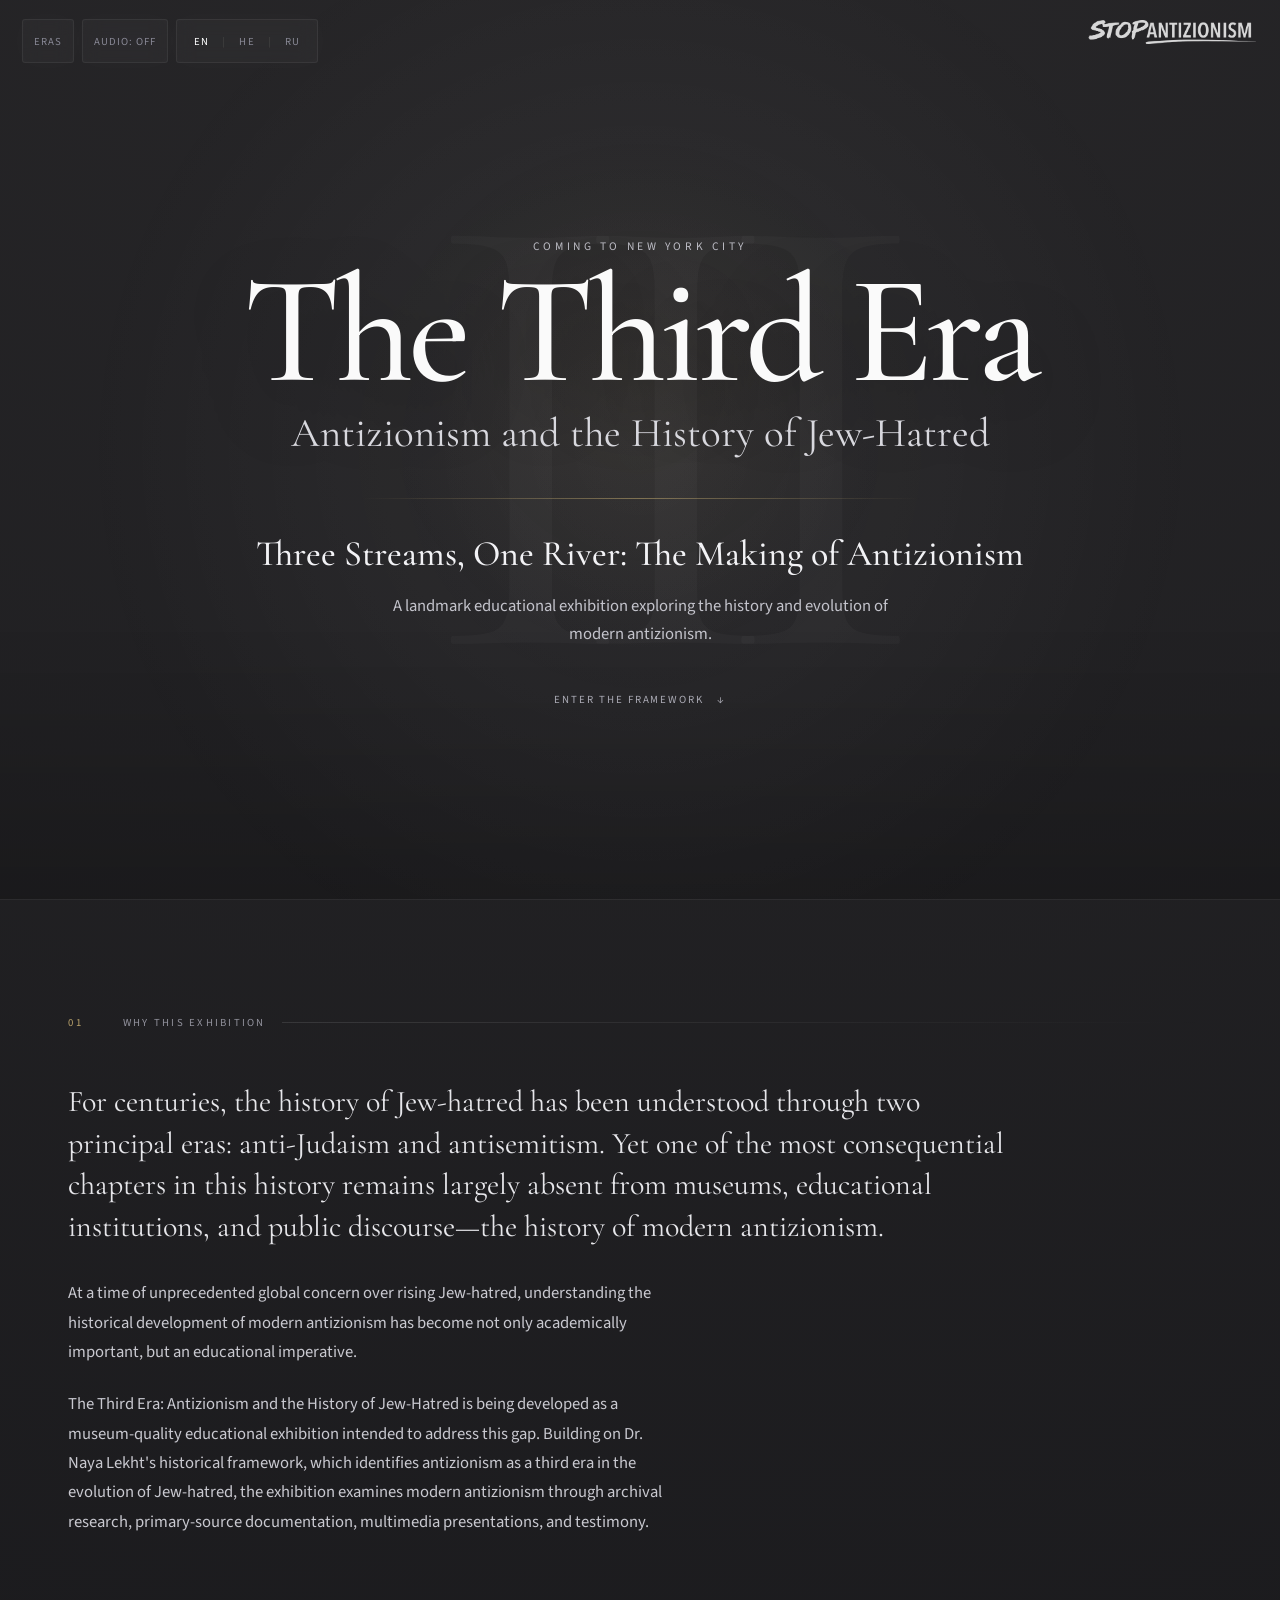
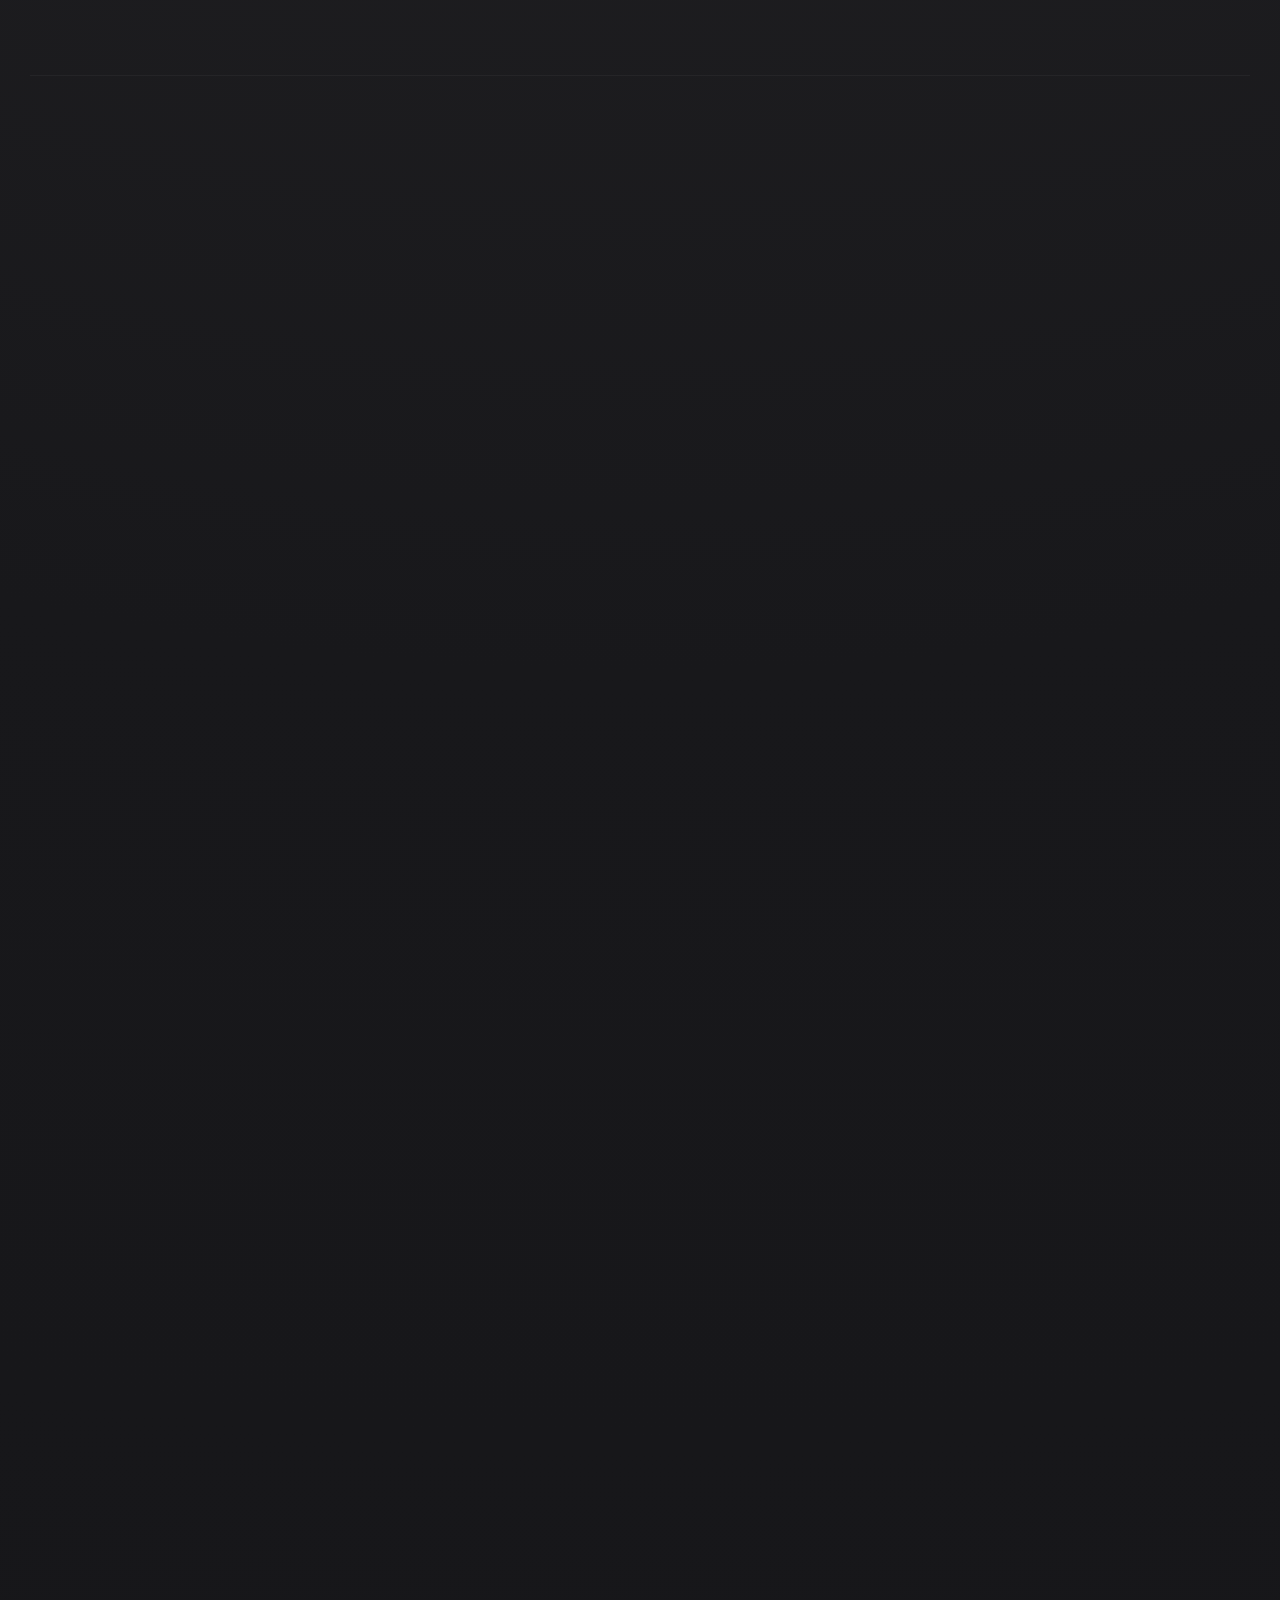
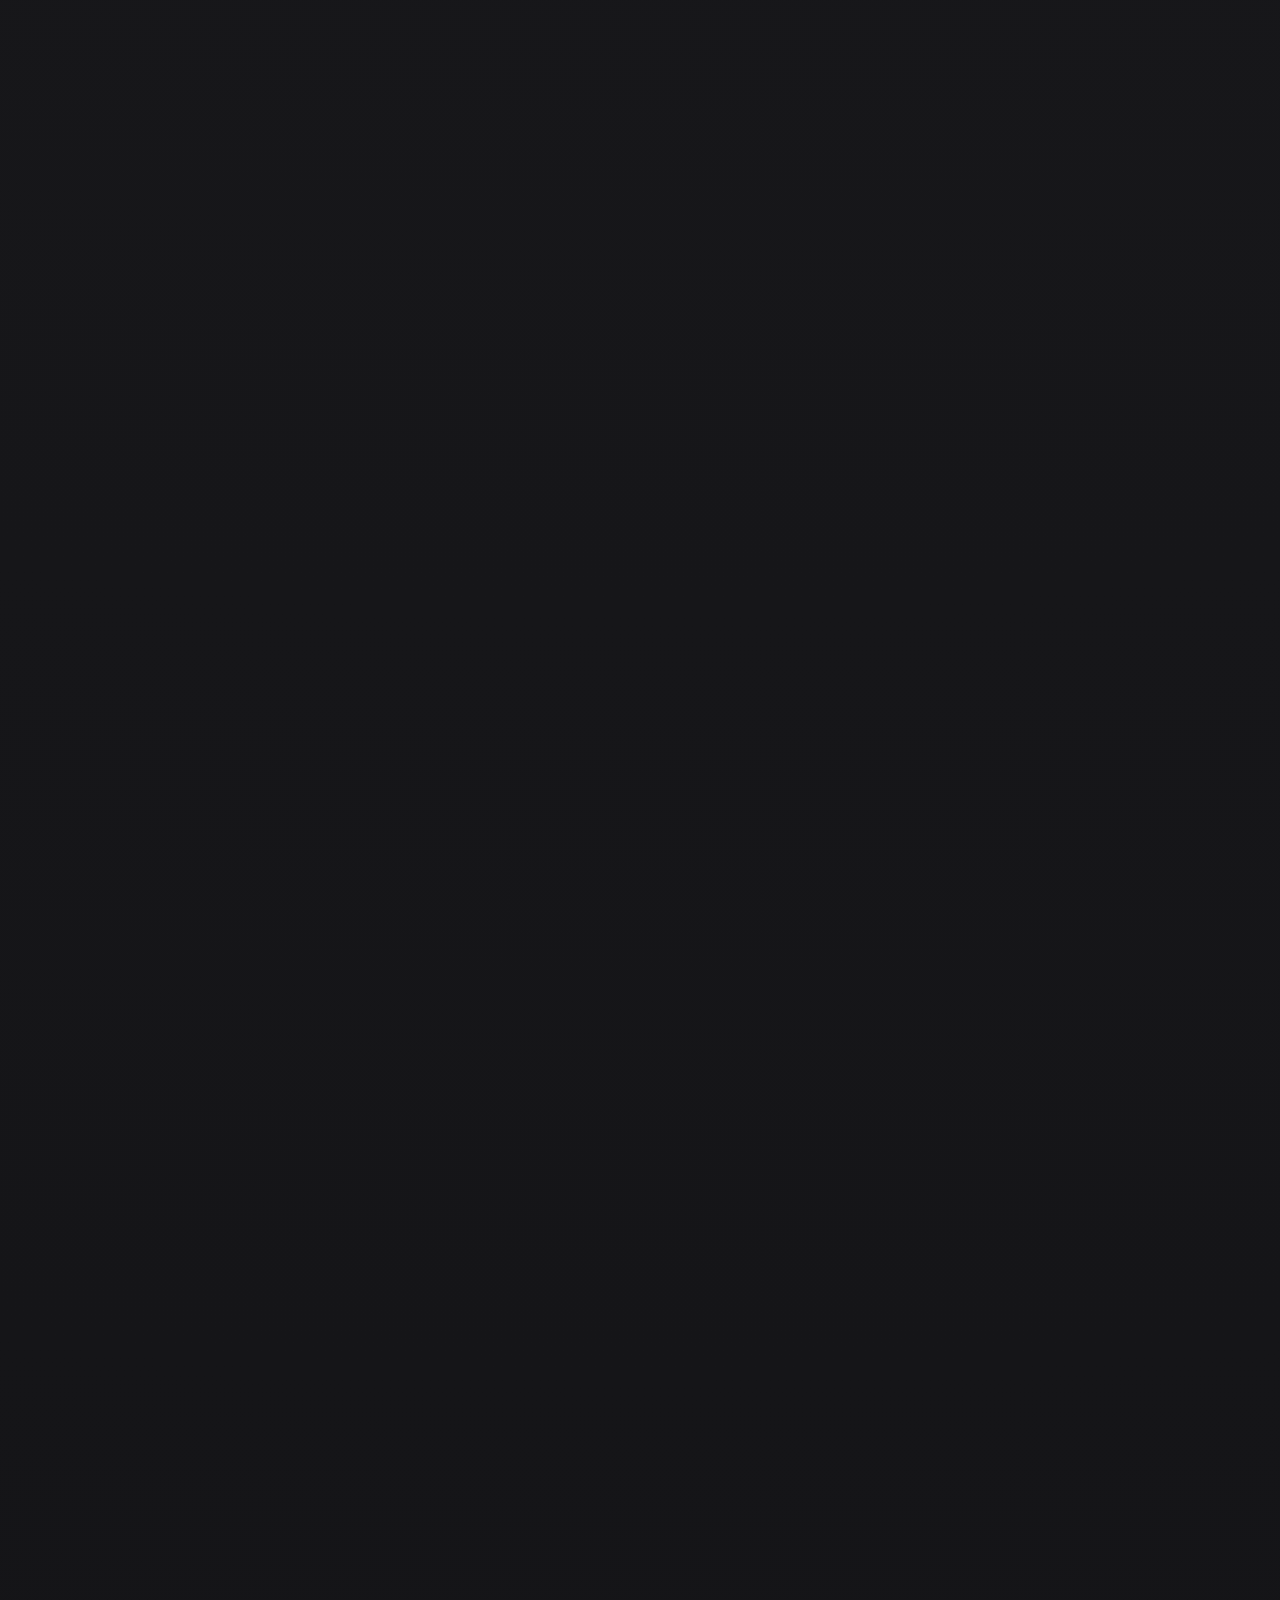
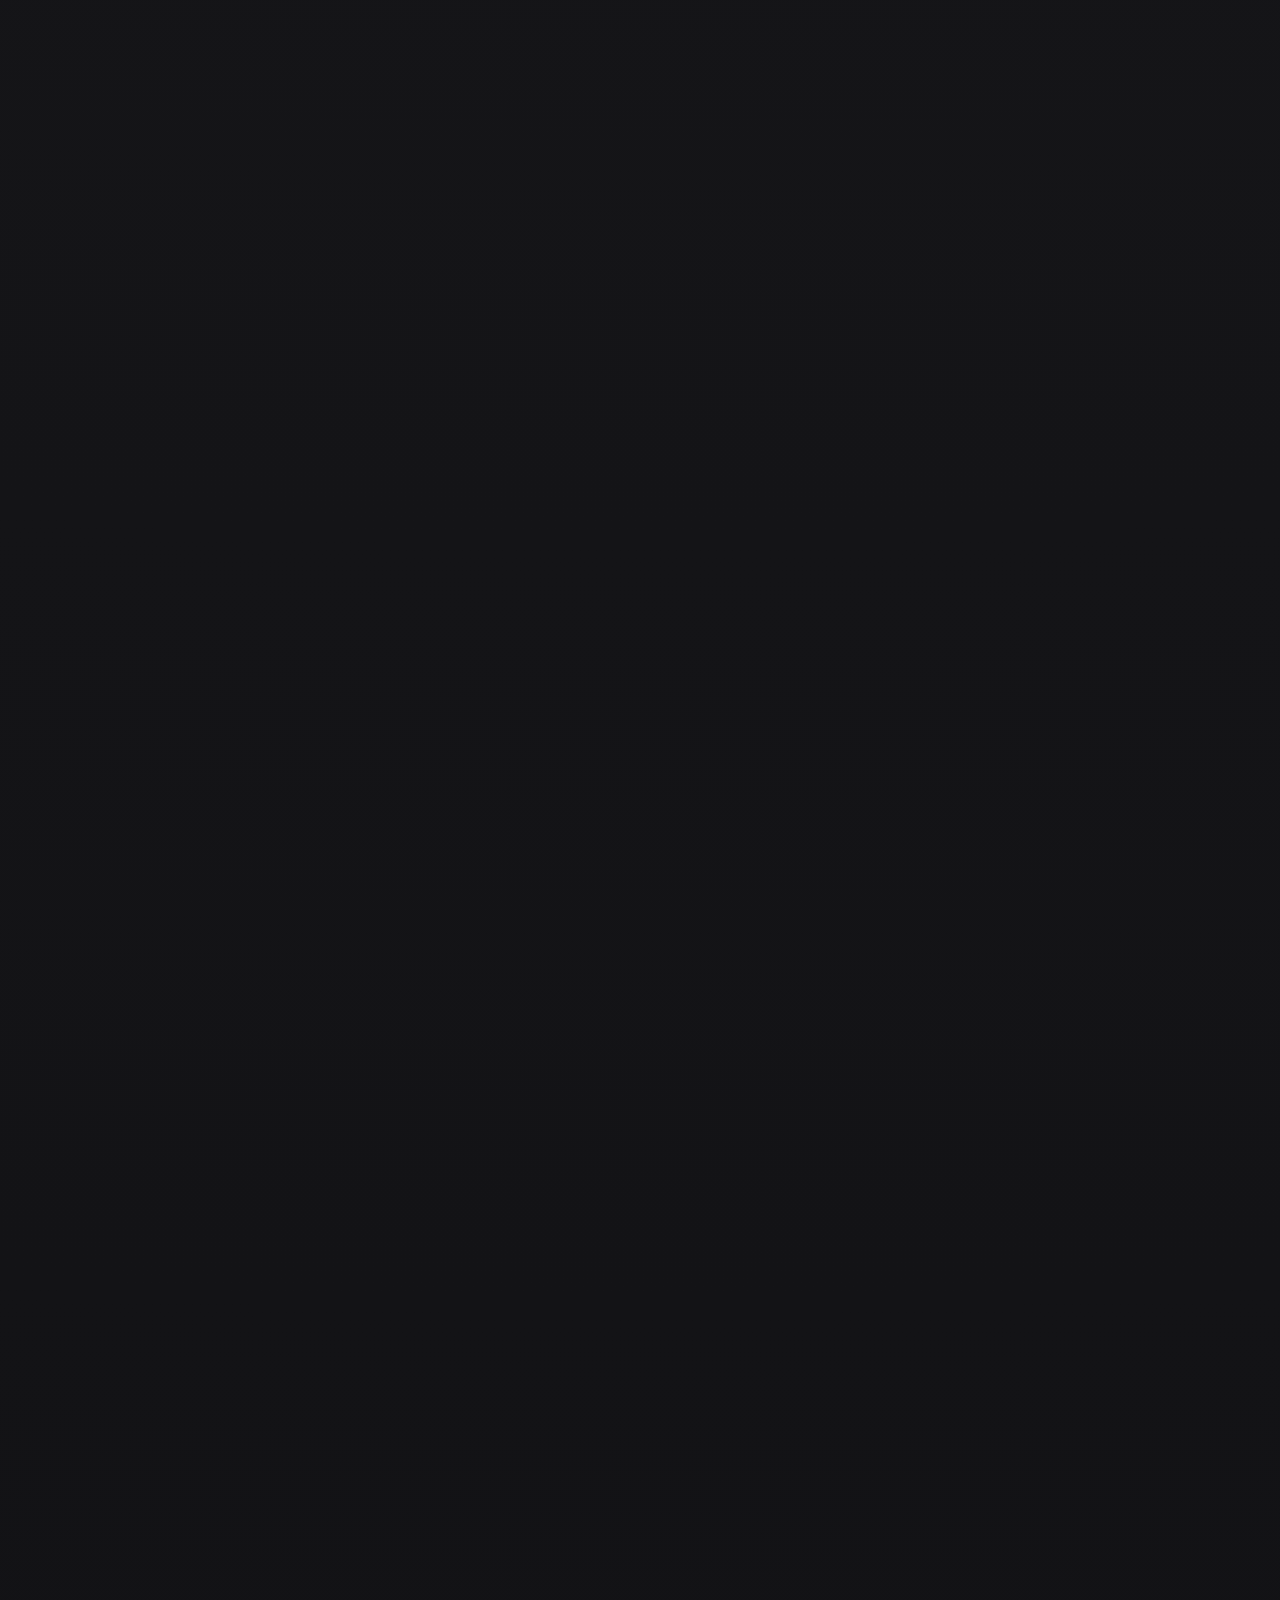
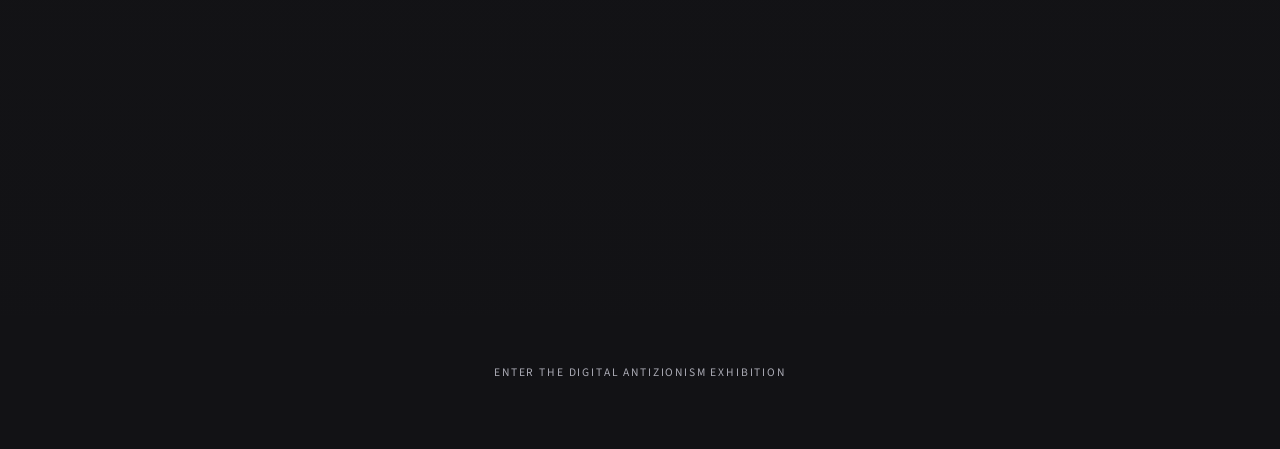
<file: third-era.html>
<!DOCTYPE html>

<html dir="ltr" lang="en">
<head>
<meta charset="utf-8"/>
<meta content="width=device-width,initial-scale=1,viewport-fit=cover" name="viewport"/>
<meta content="dark" name="color-scheme"/>
<meta content="The Third Era: Antizionism and the History of Jew-Hatred — a forthcoming educational exhibition in New York City." name="description"/>
<title>The Third Era | Stop Antizionism</title>
<!-- STOPAZ SEO START -->
<meta name="description" content="The Third Era: Antizionism and the History of Jew-Hatred — a museum-quality educational exhibition project exploring the historical development of modern antizionism."/>
<meta name="robots" content="index,follow,max-image-preview:large"/>
<meta name="theme-color" content="#17171a"/>
<link rel="canonical" href="https://stopaz.org/third-era.html"/>
<meta property="og:type" content="website"/>
<meta property="og:site_name" content="Stop Antizionism"/>
<meta property="og:title" content="The Third Era | Stop Antizionism"/>
<meta property="og:description" content="The Third Era: Antizionism and the History of Jew-Hatred — a museum-quality educational exhibition project exploring the historical development of modern antizionism."/>
<meta property="og:url" content="https://stopaz.org/third-era.html"/>
<meta property="og:image" content="https://stopaz.org/door-antizionism-stalin.jpg"/>
<meta property="og:image:alt" content="The Third Era — Antizionism and the History of Jew-Hatred"/>
<meta property="og:locale" content="en_US"/>
<meta name="twitter:card" content="summary_large_image"/>
<meta name="twitter:title" content="The Third Era | Stop Antizionism"/>
<meta name="twitter:description" content="The Third Era: Antizionism and the History of Jew-Hatred — a museum-quality educational exhibition project exploring the historical development of modern antizionism."/>
<meta name="twitter:image" content="https://stopaz.org/door-antizionism-stalin.jpg"/>
<!-- STOPAZ SEO END -->
<link href="https://fonts.googleapis.com" rel="preconnect"/>
<link crossorigin="" href="https://fonts.gstatic.com" rel="preconnect"/>
<link href="https://fonts.googleapis.com/css2?family=Cormorant+Garamond:wght@400;500;600&amp;family=Noto+Sans+Hebrew:wght@300;400;500;600&amp;family=Noto+Serif+Hebrew:wght@400;500;600&amp;family=Source+Sans+3:opsz,wght@8..60,300;8..60,400;8..60,500;8..60,600&amp;display=swap" rel="stylesheet"/>
<link href="site.css" rel="stylesheet"/>
<link href="final.css" rel="stylesheet"/>
</head>
<body class="new-page third-era-page">
<a class="skip-link" href="#main-content" data-en="Skip to main content" data-he="דילוג לתוכן הראשי" data-ru="Перейти к основному содержанию">Skip to main content</a>
<div aria-hidden="true" id="ambient-light"></div>
<audio id="bg-audio" loop="" preload="none" src="The Seasons, Op. 37a - VI. June_ Barcarolle.mp3"></audio>
<a aria-label="Stop Antizionism home" data-aria-en="Stop Antizionism home" data-aria-he="דף הבית של Stop Antizionism" data-aria-ru="Главная Stop Antizionism" class="site-brand-link" href="index.html"><img alt="Stop Antizionism" class="site-brand" decoding="async" fetchpriority="auto" height="292" loading="eager" src="stop-antizionism-logo.webp" width="2048"/></a>
<nav aria-label="Page controls" data-aria-en="Page controls" data-aria-he="פקדי עמוד" data-aria-ru="Элементы управления страницей" class="controls-nav">
<div class="nav-box"><a aria-label="Return to the three eras" data-aria-en="Return to the three eras" data-aria-he="חזרה לשלוש התקופות" data-aria-ru="Вернуться к трём эпохам" class="home-btn" data-en="ERAS" data-he="תקופות" data-ru="ЭПОХИ" href="index.html">ERAS</a></div>
<div class="nav-box"><button aria-pressed="false" class="audio-btn" data-en="AUDIO: OFF" data-he="שמע: כבוי" data-ru="ЗВУК: ВЫКЛ" id="audio-btn" type="button">AUDIO: OFF</button></div>
<div class="nav-box"><button class="lang-btn active" aria-label="Switch language to English" data-aria-en="Switch language to English" data-aria-he="החלפת השפה לאנגלית" data-aria-ru="Переключить язык на английский" id="btn-en" type="button">EN</button><span class="nav-separator">|</span><button class="lang-btn" aria-label="Switch language to Hebrew" data-aria-en="Switch language to Hebrew" data-aria-he="החלפת השפה לעברית" data-aria-ru="Переключить язык на иврит" id="btn-he" type="button">HE</button><span class="nav-separator">|</span><button class="lang-btn" aria-label="Switch language to Russian" data-aria-en="Switch language to Russian" data-aria-he="החלפת השפה לרוסית" data-aria-ru="Переключить язык на русский" id="btn-ru" type="button">RU</button></div>
</nav>
<main class="third-era-main" id="main-content" tabindex="-1">
<section class="third-era-hero prospectus-reveal is-visible">
<div aria-hidden="true" class="third-era-hero-roman">III</div>
<div class="third-era-hero-inner">
<div class="third-era-eyebrow" data-en="COMING TO NEW YORK CITY" data-he="בקרוב בניו יורק" data-ru="СКОРО В НЬЮ-ЙОРКЕ">COMING TO NEW YORK CITY</div>
<h1 data-en="The Third Era" data-he="העידן השלישי" data-ru="Третья эпоха">The Third Era</h1>
<p class="third-era-deck" data-en="Antizionism and the History of Jew-Hatred" data-he="אנטי־ציונות וההיסטוריה של שנאת יהודים" data-ru="Антисионизм и история ненависти к евреям">Antizionism and the History of Jew-Hatred</p>
<div aria-hidden="true" class="third-era-hero-rule"></div>
<h2 data-en="Three Streams, One River: The Making of Antizionism" data-he="שלושה זרמים, נהר אחד: היווצרות האנטי־ציונות" data-ru="Три потока, одна река: формирование антисионизма">Three Streams, One River: The Making of Antizionism</h2>
<p class="third-era-hero-note" data-en="A landmark educational exhibition exploring the history and evolution of modern antizionism." data-he="תערוכה חינוכית רחבת־היקף הבוחנת את ההיסטוריה ואת התפתחותה של האנטי־ציונות המודרנית." data-ru="Масштабная образовательная выставка об истории и эволюции современного антисионизма.">A landmark educational exhibition exploring the history and evolution of modern antizionism.</p>
<a class="third-era-scroll-cue" href="#why"><span data-en="Enter the framework" data-he="כניסה למסגרת ההיסטורית" data-ru="Перейти к исторической рамке">Enter the framework</span><span aria-hidden="true">↓</span></a>
</div>
</section>
<section class="prospectus-section prospectus-reveal" id="why">
<div class="prospectus-index"><span>01</span><span data-en="WHY THIS EXHIBITION" data-he="מדוע התערוכה הזאת" data-ru="ЗАЧЕМ НУЖНА ЭТА ВЫСТАВКА">WHY THIS EXHIBITION</span></div>
<div class="prospectus-copy prospectus-copy-wide">
<p class="prospectus-lead" data-en="For centuries, the history of Jew-hatred has been understood through two principal eras: anti-Judaism and antisemitism. Yet one of the most consequential chapters in this history remains largely absent from museums, educational institutions, and public discourse—the history of modern antizionism." data-he="במשך מאות שנים הובנה ההיסטוריה של שנאת יהודים באמצעות שתי תקופות עיקריות: אנטי־יהדות ואנטישמיות. ואולם אחד הפרקים המשמעותיים ביותר בתולדותיה עדיין נעדר במידה רבה ממוזיאונים, ממוסדות חינוך ומהשיח הציבורי — ההיסטוריה של האנטי־ציונות המודרנית." data-ru="На протяжении веков историю ненависти к евреям осмысляли прежде всего через две основные эпохи: антииудаизм и антисемитизм. Однако одна из наиболее значимых глав этой истории по-прежнему в значительной степени отсутствует в музеях, образовательных учреждениях и публичном дискурсе — история современного антисионизма.">For centuries, the history of Jew-hatred has been understood through two principal eras: anti-Judaism and antisemitism. Yet one of the most consequential chapters in this history remains largely absent from museums, educational institutions, and public discourse—the history of modern antizionism.</p>
<p data-en="At a time of unprecedented global concern over rising Jew-hatred, understanding the historical development of modern antizionism has become not only academically important, but an educational imperative." data-he="בעת של דאגה עולמית חריפה לנוכח העלייה בשנאת יהודים, הבנת התפתחותה ההיסטורית של האנטי־ציונות המודרנית היא לא רק עניין אקדמי חשוב אלא גם צורך חינוכי דחוף." data-ru="В момент острой мировой тревоги из-за роста ненависти к евреям понимание исторического развития современного антисионизма становится не только академически значимым, но и образовательной необходимостью.">At a time of unprecedented global concern over rising Jew-hatred, understanding the historical development of modern antizionism has become not only academically important, but an educational imperative.</p>
<p data-en="The Third Era: Antizionism and the History of Jew-Hatred is being developed as a museum-quality educational exhibition intended to address this gap. Building on Dr. Naya Lekht's historical framework, which identifies antizionism as a third era in the evolution of Jew-hatred, the exhibition examines modern antizionism through archival research, primary-source documentation, multimedia presentations, and testimony." data-he="'העידן השלישי: אנטי־ציונות וההיסטוריה של שנאת יהודים' מפותחת כתערוכה חינוכית ברמה מוזיאלית שנועדה להתמודד עם הפער הזה. בהישען על המסגרת ההיסטורית של ד״ר ניה לכט, המזהה את האנטי־ציונות כעידן שלישי בהתפתחות שנאת היהודים, התערוכה בוחנת את האנטי־ציונות המודרנית באמצעות מחקר ארכיוני, תיעוד של מקורות ראשוניים, מצגות מולטימדיה ועדויות." data-ru="«Третья эпоха: антисионизм и история ненависти к евреям» создаётся как образовательная выставка музейного уровня, призванная восполнить этот пробел. Опираясь на историческую концепцию доктора Наи Лехт, рассматривающую антисионизм как третью эпоху в эволюции ненависти к евреям, выставка исследует современный антисионизм через архивные исследования, первичные документы, мультимедийные материалы и свидетельства.">The Third Era: Antizionism and the History of Jew-Hatred is being developed as a museum-quality educational exhibition intended to address this gap. Building on Dr. Naya Lekht's historical framework, which identifies antizionism as a third era in the evolution of Jew-hatred, the exhibition examines modern antizionism through archival research, primary-source documentation, multimedia presentations, and testimony.</p>
</div>
</section>
<section class="streams-section prospectus-reveal" id="streams">
<div class="prospectus-index"><span>02</span><span data-en="THE MAKING OF ANTIZIONISM" data-he="היווצרות האנטי־ציונות" data-ru="ФОРМИРОВАНИЕ АНТИСИОНИЗМА">THE MAKING OF ANTIZIONISM</span></div>
<div class="streams-head">
<h2 data-en="Three Streams, One River" data-he="שלושה זרמים, נהר אחד" data-ru="Три потока, одна река">Three Streams, One River</h2>
<p data-en="At the heart of the exhibition is a historical narrative showing how three distinct ideological streams converged to shape modern antizionism." data-he="בלב התערוכה עומד נרטיב היסטורי המראה כיצד שלושה זרמים אידאולוגיים מובחנים התכנסו ועיצבו את האנטי־ציונות המודרנית." data-ru="В центре выставки — исторический рассказ о том, как три различных идеологических потока сошлись и сформировали современный антисионизм.">At the heart of the exhibition is a historical narrative showing how three distinct ideological streams converged to shape modern antizionism.</p>
</div>
<div aria-label="Three ideological streams converging into modern antizionism" class="streams-stage">
<svg aria-hidden="true" class="streams-map" preserveaspectratio="none" viewbox="0 0 1200 620">
<path class="stream-path stream-path-one" d="M180 78 C180 280, 420 320, 600 492"></path>
<path class="stream-path stream-path-two" d="M600 78 C600 270, 600 330, 600 492"></path>
<path class="stream-path stream-path-three" d="M1020 78 C1020 280, 780 320, 600 492"></path>
<circle class="stream-node" cx="600" cy="492" r="7"></circle>
</svg>
<article class="stream-card stream-one">
<div class="stream-number">01</div><h3 data-en="The Arab World" data-he="העולם הערבי" data-ru="Арабский мир">The Arab World</h3>
<p data-en="Opposition to Jewish national self-determination became a central political and ideological movement." data-he="ההתנגדות להגדרה עצמית לאומית יהודית נעשתה לתנועה פוליטית ואידאולוגית מרכזית." data-ru="Противодействие еврейскому национальному самоопределению стало центральным политическим и идеологическим движением.">Opposition to Jewish national self-determination became a central political and ideological movement.</p>
</article>
<article class="stream-card stream-two">
<div class="stream-number">02</div><h3 data-en="Nazi Ideology" data-he="האידאולוגיה הנאצית" data-ru="Нацистская идеология">Nazi Ideology</h3>
<p data-en="Propaganda and demonization of Jews continued to influence anti-Jewish narratives after the Second World War." data-he="תעמולה ודמוניזציה של יהודים המשיכו להשפיע על נרטיבים אנטי־יהודיים גם לאחר מלחמת העולם השנייה." data-ru="Пропаганда и демонизация евреев продолжали влиять на антиеврейские нарративы и после Второй мировой войны.">Propaganda and demonization of Jews continued to influence anti-Jewish narratives after the Second World War.</p>
</article>
<article class="stream-card stream-three">
<div class="stream-number">03</div><h3 data-en="The Soviet Union" data-he="ברית המועצות" data-ru="Советский Союз">The Soviet Union</h3>
<p data-en="Traditional antisemitic narratives were recast in the language of anti-Zionism, anti-colonialism, and political activism, then exported internationally." data-he="נרטיבים אנטישמיים מסורתיים נוסחו מחדש בשפת האנטי־ציונות, האנטי־קולוניאליזם והאקטיביזם הפוליטי, ולאחר מכן יוצאו לזירה הבינלאומית." data-ru="Традиционные антисемитские нарративы были переоформлены в язык антисионизма, антиколониализма и политического активизма, а затем экспортированы на международную арену.">Traditional antisemitic narratives were recast in the language of anti-Zionism, anti-colonialism, and political activism, then exported internationally.</p>
</article>
<div class="river-label"><span class="river-kicker" data-en="CONVERGENCE" data-he="התכנסות" data-ru="СЛИЯНИЕ">CONVERGENCE</span><strong data-en="Modern Antizionism" data-he="אנטי־ציונות מודרנית" data-ru="Современный антисионизм">Modern Antizionism</strong></div>
</div>
<p class="streams-outcome" data-en="Visitors will trace how these streams converged into an international movement that continues to influence public discourse, academia, media, international institutions, and social movements today." data-he="המבקרים יתחקו אחר האופן שבו זרמים אלה התכנסו לתנועה בינלאומית הממשיכה להשפיע כיום על השיח הציבורי, האקדמיה, התקשורת, מוסדות בינלאומיים ותנועות חברתיות." data-ru="Посетители проследят, как эти потоки сошлись в международное движение, продолжающее влиять на публичный дискурс, академическую среду, медиа, международные институты и общественные движения.">Visitors will trace how these streams converged into an international movement that continues to influence public discourse, academia, media, international institutions, and social movements today.</p>
</section>
<section class="prospectus-section prospectus-reveal">
<div class="prospectus-index"><span>03</span><span data-en="INSIDE THE EXHIBITION" data-he="בתוך התערוכה" data-ru="ВНУТРИ ВЫСТАВКИ">INSIDE THE EXHIBITION</span></div>
<div class="inside-grid">
<article><div class="inside-number">I</div><h3 data-en="The Three Eras of Jew-Hatred" data-he="שלוש התקופות של שנאת יהודים" data-ru="Три эпохи ненависти к евреям">The Three Eras of Jew-Hatred</h3><p data-en="Introducing the historical progression from anti-Judaism to antisemitism and, ultimately, antizionism." data-he="מבוא לרצף ההיסטורי מאנטי־יהדות לאנטישמיות ולבסוף לאנטי־ציונות." data-ru="Введение в историческую последовательность от антииудаизма к антисемитизму и, в конечном счёте, к антисионизму.">Introducing the historical progression from anti-Judaism to antisemitism and, ultimately, antizionism.</p></article>
<article><div class="inside-number">II</div><h3 data-en="The Making of Antizionism" data-he="היווצרות האנטי־ציונות" data-ru="Формирование антисионизма">The Making of Antizionism</h3><p data-en="Documenting the historical origins, ideological development, and global dissemination of antizionism through the Arab world, Nazi Germany, and the Soviet Union." data-he="תיעוד המקורות ההיסטוריים, ההתפתחות האידאולוגית וההפצה העולמית של האנטי־ציונות דרך העולם הערבי, גרמניה הנאצית וברית המועצות." data-ru="Документирование исторических истоков, идеологического развития и глобального распространения антисионизма через арабский мир, нацистскую Германию и Советский Союз.">Documenting the historical origins, ideological development, and global dissemination of antizionism through the Arab world, Nazi Germany, and the Soviet Union.</p></article>
<article><div class="inside-number">III</div><h3 data-en="Antizionism Today" data-he="אנטי־ציונות כיום" data-ru="Антисионизм сегодня">Antizionism Today</h3><p data-en="Examining how historical narratives continue to shape contemporary society and debates surrounding democracy, human rights, education, and Jewish communities worldwide." data-he="בחינת האופן שבו נרטיבים היסטוריים ממשיכים לעצב את החברה בת־זמננו ואת הדיונים בדמוקרטיה, זכויות אדם, חינוך וקהילות יהודיות ברחבי העולם." data-ru="Исследование того, как исторические нарративы продолжают формировать современное общество и дискуссии о демократии, правах человека, образовании и еврейских общинах во всём мире.">Examining how historical narratives continue to shape contemporary society and debates surrounding democracy, human rights, education, and Jewish communities worldwide.</p></article>
</div>
</section>
<section class="prospectus-section prospectus-reveal new-york-section">
<div class="prospectus-index"><span>04</span><span data-en="NEW YORK CITY" data-he="ניו יורק" data-ru="НЬЮ-ЙОРК">NEW YORK CITY</span></div>
<div class="prospectus-split">
<div><h2 data-en="A Public Engagement" data-he="מפגש ציבורי" data-ru="Публичная программа">A Public Engagement</h2><p data-en="Planned for New York City—home to one of the world's largest Jewish communities outside Israel and a major center of culture, education, media, and public dialogue—the exhibition is envisioned as a two-to-three-week public engagement welcoming students, educators, universities, policymakers, journalists, community leaders, and the general public." data-he="התערוכה מתוכננת לניו יורק — ביתה של אחת הקהילות היהודיות הגדולות בעולם מחוץ לישראל ומרכז חשוב של תרבות, חינוך, תקשורת ושיח ציבורי — והיא מיועדת לפעול במשך שבועיים עד שלושה ולקבל תלמידים, אנשי חינוך, אוניברסיטאות, מקבלי החלטות, עיתונאים, מנהיגי קהילות והציבור הרחב." data-ru="Выставка планируется в Нью-Йорке — городе с одной из крупнейших еврейских общин мира за пределами Израиля и одном из важнейших центров культуры, образования, медиа и публичного диалога. Проект задуман как двух- или трёхнедельная общественная программа для студентов, преподавателей, университетов, политиков, журналистов, общественных лидеров и широкой публики.">Planned for New York City—home to one of the world's largest Jewish communities outside Israel and a major center of culture, education, media, and public dialogue—the exhibition is envisioned as a two-to-three-week public engagement welcoming students, educators, universities, policymakers, journalists, community leaders, and the general public.</p></div>
<div class="program-list"><h3 data-en="Planned Programming" data-he="תוכנית מתוכננת" data-ru="Планируемая программа">Planned Programming</h3>
<ul>
<li data-en="Opening symposium with internationally recognized scholars" data-he="סימפוזיון פתיחה בהשתתפות חוקרים בעלי שם בינלאומי" data-ru="Открывающий симпозиум с участием учёных международного уровня">Opening symposium with internationally recognized scholars</li>
<li data-en="Testimony from individuals who experienced antizionism as state policy" data-he="עדויות מאנשים שחוו אנטי־ציונות כמדיניות מדינה" data-ru="Свидетельства людей, столкнувшихся с антисионизмом как государственной политикой">Testimony from individuals who experienced antizionism as state policy</li>
<li data-en="Documentary film screenings" data-he="הקרנות של סרטים תיעודיים" data-ru="Показы документальных фильмов">Documentary film screenings</li>
<li data-en="Guided tours" data-he="סיורים מודרכים" data-ru="Экскурсии с куратором">Guided tours</li>
<li data-en="Educational programming for schools and universities" data-he="תוכניות חינוכיות לבתי ספר ולאוניברסיטאות" data-ru="Образовательные программы для школ и университетов">Educational programming for schools and universities</li>
</ul>
</div>
</div>
</section>
<section class="prospectus-section prospectus-reveal rigor-section">
<div class="prospectus-index"><span>05</span><span data-en="BUILT ON PRIMARY SOURCES" data-he="מבוסס על מקורות ראשוניים" data-ru="ОСНОВАНО НА ПЕРВИЧНЫХ ИСТОЧНИКАХ">BUILT ON PRIMARY SOURCES</span></div>
<div class="prospectus-copy prospectus-copy-wide">
<h2 data-en="Historical Rigor, Public Understanding" data-he="קפדנות היסטורית, הבנה ציבורית" data-ru="Историческая строгость, общественное понимание">Historical Rigor, Public Understanding</h2>
<p class="prospectus-lead" data-en="Every major historical claim presented throughout the exhibition will be supported by primary-source documentation and informed by scholarly research, ensuring historical rigor while encouraging informed dialogue, critical thinking, and a deeper understanding of one of the defining ideological movements of the twentieth and twenty-first centuries." data-he="כל טענה היסטורית מרכזית שתוצג בתערוכה תיתמך בתיעוד ממקורות ראשוניים ותישען על מחקר אקדמי. כך מבקשת התערוכה לשלב קפדנות היסטורית עם שיח מושכל, חשיבה ביקורתית והבנה עמוקה יותר של אחת התנועות האידאולוגיות המעצבות של המאות העשרים והעשרים ואחת." data-ru="Каждое существенное историческое утверждение в выставке будет подкреплено первичными документами и научными исследованиями. Такой подход соединяет историческую строгость с информированным диалогом, критическим мышлением и более глубоким пониманием одного из определяющих идеологических движений XX и XXI веков.">Every major historical claim presented throughout the exhibition will be supported by primary-source documentation and informed by scholarly research, ensuring historical rigor while encouraging informed dialogue, critical thinking, and a deeper understanding of one of the defining ideological movements of the twentieth and twenty-first centuries.</p>
</div>
</section>
<section class="prospectus-section prospectus-reveal beyond-section">
<div class="prospectus-index"><span>06</span><span data-en="BEYOND NEW YORK" data-he="מעבר לניו יורק" data-ru="ЗА ПРЕДЕЛАМИ НЬЮ-ЙОРКА">BEYOND NEW YORK</span></div>
<div class="prospectus-split">
<div><h2 data-en="A Foundation for a Broader Educational Initiative" data-he="בסיס ליוזמה חינוכית רחבה יותר" data-ru="Основа для более широкой образовательной инициативы">A Foundation for a Broader Educational Initiative</h2></div>
<div><p data-en="While premiering in New York City, the exhibition is envisioned as the foundation for a broader educational initiative, including a traveling exhibition, digital educational resources, and future presentations at museums, universities, and cultural institutions across North America and beyond. By preserving and presenting this overlooked chapter of modern history, the project seeks to create a lasting educational legacy for future generations." data-he="אף שהבכורה מתוכננת לניו יורק, התערוכה נתפסת כבסיס ליוזמה חינוכית רחבה יותר: תערוכה נודדת, משאבים חינוכיים דיגיטליים והצגות עתידיות במוזיאונים, אוניברסיטאות ומוסדות תרבות ברחבי צפון אמריקה ומחוצה לה. באמצעות שימורו והצגתו של פרק מוזנח זה בהיסטוריה המודרנית, הפרויקט מבקש ליצור מורשת חינוכית מתמשכת לדורות הבאים." data-ru="Хотя премьера планируется в Нью-Йорке, выставка рассматривается как основа более широкой образовательной инициативы: передвижной экспозиции, цифровых образовательных ресурсов и будущих показов в музеях, университетах и культурных учреждениях Северной Америки и за её пределами. Сохраняя и представляя эту недостаточно освещённую главу современной истории, проект стремится создать долговременное образовательное наследие для будущих поколений.">While premiering in New York City, the exhibition is envisioned as the foundation for a broader educational initiative, including a traveling exhibition, digital educational resources, and future presentations at museums, universities, and cultural institutions across North America and beyond. By preserving and presenting this overlooked chapter of modern history, the project seeks to create a lasting educational legacy for future generations.</p></div>
</div>
</section>
<section class="partnership-section prospectus-reveal">
<div class="partnership-inner">
<div class="partnership-kicker" data-en="PARTNERSHIP" data-he="שותפות" data-ru="ПАРТНЁРСТВО">PARTNERSHIP</div>
<h2 data-en="Bring The Third Era to Life" data-he="להביא את העידן השלישי לחיים" data-ru="Воплотить «Третью эпоху» в жизнь">Bring The Third Era to Life</h2>
<p data-en="We invite visionary philanthropists, foundations, educational institutions, and community leaders to partner with us in bringing this educational initiative to life. Together, we can create an enduring resource that informs visitors, inspires meaningful dialogue, and ensures that this chapter of modern history receives sustained scholarly attention and public understanding." data-he="אנו מזמינים פילנתרופים בעלי חזון, קרנות, מוסדות חינוך ומנהיגי קהילות להצטרף אלינו בהבאת היוזמה החינוכית הזאת לחיים. יחד נוכל ליצור משאב מתמשך שיידע מבקרים, יעודד שיח משמעותי ויבטיח שפרק זה בהיסטוריה המודרנית יזכה לתשומת לב מחקרית ולהבנה ציבורית לאורך זמן." data-ru="Мы приглашаем дальновидных филантропов, фонды, образовательные учреждения и общественных лидеров стать партнёрами в воплощении этой образовательной инициативы. Вместе мы можем создать долговременный ресурс, который будет информировать посетителей, стимулировать содержательный диалог и обеспечит этой главе современной истории устойчивое научное внимание и общественное понимание.">We invite visionary philanthropists, foundations, educational institutions, and community leaders to partner with us in bringing this educational initiative to life. Together, we can create an enduring resource that informs visitors, inspires meaningful dialogue, and ensures that this chapter of modern history receives sustained scholarly attention and public understanding.</p>
<p class="partnership-contact-intro" data-en="To learn more, discuss partnership opportunities, or schedule a conversation, contact Natasha Pein, Executive Director." data-he="למידע נוסף, לשיחה על אפשרויות שותפות או לתיאום שיחה, ניתן ליצור קשר עם נטשה פיין, המנכ״לית." data-ru="Чтобы узнать больше, обсудить возможности партнёрства или назначить разговор, свяжитесь с Наташей Пейн, исполнительным директором.">To learn more, discuss partnership opportunities, or schedule a conversation, contact Natasha Pein, Executive Director.</p><div class="partnership-contact">
<div><span data-en="Natasha Pein" data-he="נטשה פיין" data-ru="Наташа Пейн">Natasha Pein</span><small data-en="Executive Director" data-he="מנכ״לית" data-ru="Исполнительный директор">Executive Director</small></div>
<a href="mailto:info@stopaz.org">info@stopaz.org</a><a href="https://stopaz.org">stopaz.org</a>
</div>
<blockquote data-en="History cannot prevent tomorrow's hatred unless it is first understood. Together, we can bring this untold history to light." data-he="ההיסטוריה אינה יכולה למנוע את שנאת המחר אם תחילה לא נבין אותה. יחד נוכל להביא את ההיסטוריה שלא סופרה אל האור." data-ru="История не может предотвратить завтрашнюю ненависть, пока мы не поймём её. Вместе мы можем вывести эту нерассказанную историю на свет.">History cannot prevent tomorrow's hatred unless it is first understood. Together, we can bring this untold history to light.</blockquote>
</div>
</section>
</main>
<footer class="third-era-footer"><a class="statement-link" data-en="Enter the Digital Antizionism Exhibition" data-he="כניסה לתערוכת האנטי־ציונות הדיגיטלית" data-ru="Перейти к цифровой выставке об антисионизме" href="exhibition.html">Enter the Digital Antizionism Exhibition</a></footer>
<script src="site.js"></script>
<script>
(() => {
  const reduced = matchMedia('(prefers-reduced-motion: reduce)').matches;
  const nodes = [...document.querySelectorAll('.prospectus-reveal')];
  if (reduced || !('IntersectionObserver' in window)) { nodes.forEach(n => n.classList.add('is-visible')); return; }
  const observer = new IntersectionObserver(entries => {
    entries.forEach(entry => {
      const node = entry.target;
      if (entry.isIntersecting) {
        if (entry.intersectionRatio < 0.1) return;
        node.classList.remove('exit-up','exit-down');
        node.classList.add('is-visible');
        return;
      }
      node.classList.remove('is-visible');
      const exitedAbove = entry.boundingClientRect.bottom <= 0 || entry.boundingClientRect.top < 0;
      node.classList.toggle('exit-up', exitedAbove);
      node.classList.toggle('exit-down', !exitedAbove);
    });
  }, { threshold: [0, 0.1], rootMargin: '-5% 0px -8% 0px' });
  nodes.forEach(n => observer.observe(n));
})();
</script>
</body>
</html>
</file>
<file: site.css>
:root{
  --canvas:#17171a;
  --canvas-deep:#121215;
  --surface:#1d1d21;
  --surface-2:#141417;
  --text:#f8f8fc;
  --muted:#c5c5d0;
  --faint:#8d8d99;
  --line:rgba(255,255,255,.14);
  --border:rgba(255,255,255,.055);
  --serif:Garamond,"EB Garamond","Times New Roman",serif;
  --ease:cubic-bezier(.16,1,.3,1);
}
*{box-sizing:border-box;margin:0;padding:0;-webkit-tap-highlight-color:transparent}
html{background:var(--canvas);scroll-behavior:smooth}
body{min-height:100%;overflow-x:hidden;background:var(--canvas);color:var(--text);font-family:-apple-system,BlinkMacSystemFont,"Segoe UI",Roboto,Helvetica,Arial,sans-serif;cursor:default;opacity:0;transform:translateY(14px);filter:blur(7px);transition:opacity .58s var(--ease),transform .58s var(--ease),filter .58s var(--ease)}
body.page-ready{opacity:1;transform:none;filter:none}
body.page-leaving{opacity:0;transform:translateY(-12px) scale(.995);filter:blur(6px);pointer-events:none}
body.new-page{background:radial-gradient(circle at 50% 7%,#24242a 0%,#19191d 42%,#141417 100%)}
button,a{font:inherit}
button:focus-visible,a:focus-visible{outline:1px solid rgba(255,255,255,.55);outline-offset:4px}
#ambient-light{position:fixed;inset:0;pointer-events:none;z-index:1;background:radial-gradient(circle 750px at var(--cursor-x,50%) var(--cursor-y,50%),rgba(255,255,255,.05) 0%,rgba(23,23,26,0) 75%)}
#page-curtain{position:fixed;inset:0;z-index:3000;pointer-events:none;background:linear-gradient(115deg,rgba(15,15,18,.98),rgba(27,27,32,.98));opacity:1;transform:scaleY(1);transform-origin:top;transition:opacity .55s var(--ease),transform .55s var(--ease)}
body.page-ready #page-curtain{opacity:0;transform:scaleY(0)}
body.page-leaving #page-curtain{opacity:1;transform:scaleY(1);transform-origin:bottom}
.site-brand-link{position:fixed;top:1.05rem;right:1.35rem;z-index:120;display:block;width:15rem;opacity:0;transform:translateY(-16px) scale(.985);transition:opacity 1.5s .08s ease,transform 1.5s .08s var(--ease);transform-origin:center}
.site-brand{display:block;width:100%;height:auto;filter:grayscale(1) brightness(0) invert(1);opacity:.9;transition:opacity 1.2s ease,filter 1.2s ease}
body.page-ready .site-brand-link{opacity:1;transform:none}
body.page-ready .site-brand-link:hover{transform:translateY(-7px) scale(1.045)}
body.page-ready .site-brand-link:hover .site-brand{opacity:1;filter:grayscale(1) brightness(0) invert(1) drop-shadow(0 12px 24px rgba(255,255,255,.16))}
.controls-nav{position:fixed;top:1.2rem;left:1.35rem;z-index:120;display:flex;gap:.75rem;align-items:center;opacity:0;transform:translateY(-14px);transition:opacity 1.45s .16s ease,transform 1.45s .16s var(--ease)}
body.page-ready .controls-nav{opacity:1;transform:none}
.nav-box{display:flex;gap:.24rem;align-items:center;font-size:.67rem;letter-spacing:1.05px;text-transform:uppercase;background:rgba(255,255,255,.03);padding:4px 7px;border:1px solid rgba(255,255,255,.06);border-radius:3px;backdrop-filter:blur(8px);box-shadow:0 0 25px rgba(255,255,255,.025),inset 0 0 10px rgba(255,255,255,.015);transition:box-shadow .8s ease,border-color .8s ease,transform .8s var(--ease),background .8s ease}
.nav-box:hover{transform:translateY(-4px);border-color:rgba(255,255,255,.12);background:rgba(255,255,255,.045);box-shadow:0 0 35px rgba(255,255,255,.05),inset 0 0 15px rgba(255,255,255,.03)}
.nav-separator{color:#444}
.lang-btn,.audio-btn,.home-btn{background:none;border:0;color:#888895;cursor:pointer;min-width:34px;min-height:34px;display:inline-flex;align-items:center;justify-content:center;padding:0 4px;touch-action:manipulation;transition:color .6s ease;font:inherit;letter-spacing:inherit;text-transform:uppercase;text-decoration:none}
.lang-btn.active,.lang-btn:hover,.audio-btn:hover,.home-btn:hover{color:#fff}
.audio-btn.is-playing{color:#fff;text-shadow:0 0 14px rgba(255,255,255,.25)}

/* HOMEPAGE — SAME MATTE GALLERY LANGUAGE AS THE ANTIZIONISM EXHIBITION */
.home-main{position:relative;z-index:2;width:min(1180px,100%);min-height:100vh;margin:0 auto;padding:8.6rem 2rem 5.5rem}
.home-intro{text-align:center;opacity:0;transform:translateY(34px);transition:opacity 1.8s .24s ease,transform 1.8s .24s var(--ease)}
body.page-ready .home-intro{opacity:1;transform:none}
.home-kicker{font-size:1.02rem;letter-spacing:.28em;text-transform:uppercase;color:#c5c5d0;font-weight:400;min-height:1.45em;margin-bottom:1.05rem}
.home-title{font-family:var(--serif);font-size:clamp(4rem,8vw,6.35rem);font-weight:400;letter-spacing:.035em;text-transform:uppercase;color:#fff;line-height:.98;text-shadow:0 12px 38px rgba(0,0,0,.35);min-height:1em}
.desktop-connector{display:block;width:100%;height:7.4rem;overflow:visible;margin-top:1.25rem;opacity:0;transition:opacity 1.6s 1.05s ease}
body.page-ready .desktop-connector{opacity:1}
.desktop-connector path{fill:none;stroke:var(--line);stroke-width:1.2;vector-effect:non-scaling-stroke;stroke-dasharray:1200;stroke-dashoffset:1200;transition:stroke-dashoffset 2.6s 1.05s var(--ease)}
body.page-ready .desktop-connector path{stroke-dashoffset:0}
.desktop-connector circle{fill:#d0d0d8;opacity:0;transition:opacity .8s 3s ease}
body.page-ready .desktop-connector circle{opacity:1}
.era-grid{display:grid;grid-template-columns:repeat(3,minmax(0,1fr));gap:1.65rem;position:relative;width:100%;perspective:1300px}
.era-card{position:relative;min-width:0;aspect-ratio:1/1;overflow:hidden;background:#1d1d21;border:1px solid rgba(255,255,255,.03);border-radius:6px;box-shadow:0 20px 50px rgba(0,0,0,.25);text-decoration:none;color:inherit;opacity:0;transform:translateY(40px) scale(.96);transition:opacity 1.4s var(--ease),transform 1.4s var(--ease),border-color 1.5s ease,box-shadow 1.8s var(--ease)}
.era-card.pop-in{opacity:1;transform:translateY(0) scale(1)}
.era-card.pop-in:hover,.era-card.pop-in:focus-visible{transform:translateY(-12px) scale(1.02);border-color:rgba(255,255,255,.08);box-shadow:0 30px 60px rgba(0,0,0,.4)}
.era-card:active{transform:translateY(-5px) scale(1.008)}
.era-card.antizionism{border-color:rgba(255,255,255,.09);box-shadow:0 22px 54px rgba(0,0,0,.32),0 0 28px rgba(255,255,255,.02)}
.era-inner{position:relative;z-index:2;height:100%;display:grid;grid-template-rows:auto 1fr}
.era-head{height:5.15rem;display:flex;align-items:center;justify-content:center;padding:1rem .45rem;background:rgba(20,20,23,.96);border-bottom:1px solid rgba(255,255,255,.04)}
.era-title{font-family:var(--serif);font-size:clamp(1.15rem,2.1vw,1.65rem);font-weight:400;letter-spacing:.04em;text-transform:uppercase;color:#fff;line-height:1.08;text-align:center;min-height:1.2em}
.era-image-wrap{overflow:hidden;background:#141417;min-height:0;display:flex;align-items:center;justify-content:center}
.era-image{display:block;width:100%;height:100%;object-fit:cover;filter:brightness(1) contrast(1.05);transition:transform 4s var(--ease),filter 3s ease}
.era-card:hover .era-image,.era-card:focus-visible .era-image{transform:scale(1.4);filter:brightness(1.18) contrast(1.12)}
.era-arrow{position:absolute;z-index:5;right:.8rem;bottom:.8rem;width:2rem;height:2rem;display:grid;place-items:center;border:1px solid rgba(255,255,255,.12);border-radius:50%;background:rgba(20,20,24,.88);color:#d8d8dd;font-size:.95rem;transition:transform .8s var(--ease),background .8s ease,border-color .8s ease}
.era-card:hover .era-arrow,.era-card:focus-visible .era-arrow{transform:translateX(4px);background:rgba(255,255,255,.06);border-color:rgba(255,255,255,.22)}
.mobile-node{display:none}

/* NEW GALLERY PAGES */
.gallery-index-main{position:relative;z-index:2;width:min(1320px,100%);min-height:100vh;margin:0 auto;padding:10rem 2rem 7rem}
.gallery-heading{text-align:center;margin-bottom:4.25rem;opacity:0;transform:translateY(34px);transition:opacity 1.65s .2s ease,transform 1.65s .2s var(--ease)}
body.page-ready .gallery-heading{opacity:1;transform:none}
.gallery-eyebrow{font-size:.78rem;letter-spacing:.32em;text-transform:uppercase;color:#a5a5b2;margin-bottom:1rem;min-height:1.1em}
.gallery-title{font-family:var(--serif);font-size:clamp(3.3rem,6vw,5.5rem);font-weight:400;letter-spacing:.035em;text-transform:uppercase;color:#fff;line-height:1;min-height:1em}
.gallery-rule{width:min(680px,80%);height:1px;background:linear-gradient(90deg,transparent,rgba(255,255,255,.15),transparent);margin:2rem auto 0;transform:scaleX(0);transition:transform 2s 1s var(--ease)}
body.page-ready .gallery-rule{transform:scaleX(1)}
.exhibit-grid{display:grid;grid-template-columns:repeat(3,minmax(0,1fr));gap:1.65rem;align-items:start}
.exhibit-card{position:relative;overflow:hidden;background:#1d1d21;border:1px solid rgba(255,255,255,.03);border-radius:6px;box-shadow:0 20px 50px rgba(0,0,0,.25);opacity:0;transform:translateY(40px) scale(.96);transition:opacity 1.4s var(--ease),transform 1.4s var(--ease),border-color 1.5s ease,box-shadow 1.8s var(--ease)}
.exhibit-card.pop-in{opacity:1;transform:translateY(0) scale(1)}
.exhibit-card.pop-in:hover{transform:translateY(-12px) scale(1.02);border-color:rgba(255,255,255,.08);box-shadow:0 30px 60px rgba(0,0,0,.4)}
.exhibit-title{position:relative;z-index:3;font-family:var(--serif);font-size:1.38rem;font-weight:400;letter-spacing:.04em;text-transform:uppercase;text-align:center;padding:1.25rem .8rem;color:#fff;border-bottom:1px solid rgba(255,255,255,.04);background:rgba(20,20,23,.96);min-height:4.4rem;display:flex;align-items:center;justify-content:center}
.exhibit-image-button{position:relative;display:block;width:100%;border:0;background:#141417;cursor:pointer;overflow:hidden;aspect-ratio:1/1;padding:0}
.exhibit-image-button::after{content:attr(data-hint);position:absolute;right:12px;bottom:12px;z-index:4;background:rgba(20,20,24,.88);color:#ccc;font-size:.64rem;letter-spacing:1px;padding:6px 9px;text-transform:uppercase;border:1px solid rgba(255,255,255,.08);pointer-events:none;opacity:1;transform:translateY(0);transition:opacity .8s var(--ease),transform .8s var(--ease)}
.exhibit-image-button:hover::after,.exhibit-image-button:focus-visible::after{opacity:0;transform:translateY(8px)}
.exhibit-image{display:block;width:100%;height:100%;object-fit:cover;transition:transform 4s var(--ease),filter 3s ease;filter:brightness(1) contrast(1.05)}
.exhibit-image-button:hover .exhibit-image,.exhibit-image-button:focus-visible .exhibit-image{transform:scale(1.4);filter:brightness(1.18) contrast(1.12)}
.exhibit-body{position:relative;z-index:3;padding:1.12rem}
.exhibit-meta{font-size:.82rem;color:#d5d5e0;line-height:1.58;padding:.15rem .15rem .95rem;border-bottom:1px solid rgba(255,255,255,.04);margin-bottom:.85rem;min-height:4.45rem;opacity:0;transform:translateY(18px);transition:opacity 1.25s var(--ease),transform 1.6s var(--ease)}
.exhibit-card.pop-in .exhibit-meta.meta-visible{opacity:1;transform:none}
.exhibit-meta>div{min-height:1.45rem}
.exhibit-meta strong{color:#fff;font-weight:600}
.info-block{margin-top:.68rem;background:rgba(255,255,255,.02);padding:1rem;border-left:1px solid rgba(255,255,255,.06);border-radius:0 4px 4px 0;cursor:pointer;touch-action:manipulation;opacity:0;transform:translateY(30px) scale(.97);transition:opacity 1.2s var(--ease),transform 1.8s var(--ease),border-color 1.5s ease,background 1.5s ease,box-shadow 1.5s ease}
.info-block.pop-in{opacity:1;transform:translateY(0) scale(1)}
.info-block.pop-in:hover,.info-block.pop-in:active{transform:translateY(-8px) scale(1.025);border-left-color:rgba(255,255,255,.2);background:rgba(255,255,255,.04);box-shadow:0 18px 34px rgba(0,0,0,.16)}
.info-block h3{font-size:.72rem;text-transform:uppercase;letter-spacing:1.2px;color:#b8b8c8;margin-bottom:.38rem;min-height:1em}
.info-block p{font-size:.84rem;line-height:1.58;color:#f2f2f6;min-height:3.1rem}
.placeholder-badge{display:inline-block;margin-top:.9rem;font-size:.62rem;letter-spacing:.12em;text-transform:uppercase;color:#9b9ba8;min-height:1em}
}

/* LIGHTBOX */
#lightbox{position:fixed;inset:0;z-index:1000;background:rgba(10,10,13,.965);display:flex;flex-direction:column;align-items:center;justify-content:center;opacity:0;visibility:hidden;pointer-events:none;transition:opacity .8s var(--ease),visibility .8s ease;padding:2rem;cursor:pointer;backdrop-filter:blur(12px)}
#lightbox.active{opacity:1;visibility:visible;pointer-events:auto}
#lightbox img{max-width:90vw;max-height:84vh;object-fit:contain;border:1px solid rgba(255,255,255,.1);box-shadow:0 30px 80px rgba(0,0,0,.8);transform:scale(.88);transition:transform .8s var(--ease)}
#lightbox.active img{transform:scale(1)}
#lightbox-close{position:absolute;top:1.2rem;right:1.4rem;background:none;border:0;color:#fff;font-size:2.4rem;cursor:pointer;padding:10px;transition:transform .5s ease}
#lightbox-close:hover{transform:scale(1.2)}
#lightbox-caption{margin-top:1rem;color:#aaa;letter-spacing:1.5px;text-transform:uppercase;font-size:.72rem;text-align:center}

[dir="rtl"] .controls-nav{left:auto;right:1.35rem}
[dir="rtl"] .site-brand-link{right:auto;left:1.35rem}
[dir="rtl"] .info-block{border-left:0;border-right:1px solid rgba(255,255,255,.06);border-radius:4px 0 0 4px}
[dir="rtl"] .exhibit-image-button::after{right:auto;left:12px}

@media(max-width:900px){
  .site-brand-link{width:11.5rem}
  .gallery-index-main{padding-left:1rem;padding-right:1rem}
  .exhibit-grid{gap:.95rem}
  .exhibit-title{font-size:1.08rem}
}
@media(max-width:720px){
  .site-brand-link{top:.7rem;right:.65rem;width:8.3rem}
  [dir="rtl"] .site-brand-link{left:.65rem}
  .controls-nav{top:.65rem;left:.55rem;gap:.25rem}
  [dir="rtl"] .controls-nav{right:.55rem}
  .nav-box{font-size:.61rem;letter-spacing:.7px;padding:3px 5px;gap:.1rem;min-height:0}
  .lang-btn,.audio-btn,.home-btn{min-width:36px;min-height:36px;padding:0 3px}
  .home-main{padding:6.4rem .48rem 4.5rem}
  .home-kicker{font-size:.66rem;letter-spacing:.22em;margin-bottom:.85rem}
  .home-title{font-size:clamp(2.18rem,10.4vw,3.12rem);letter-spacing:.02em;line-height:.95;white-space:nowrap} 
  .desktop-connector{display:none}
  .era-grid{display:flex;flex-direction:column;align-items:center;gap:3.7rem;margin-top:5.1rem;padding-bottom:3rem}
  .era-grid::before{content:"";position:absolute;left:50%;top:-5.1rem;bottom:1rem;width:1px;transform:translateX(-50%);background:linear-gradient(180deg,rgba(255,255,255,.3),rgba(255,255,255,.13) 90%,transparent);z-index:0}
  .era-card{width:calc(100vw - .96rem);max-width:none;aspect-ratio:1/1;z-index:2;border-radius:6px}
  .era-head{height:4rem;padding:.75rem .35rem}
  .era-title{font-size:clamp(1.28rem,6vw,1.72rem)}
  .mobile-node{display:block;position:absolute;z-index:5;top:-3.83rem;left:50%;width:.5rem;height:.5rem;border-radius:50%;transform:translateX(-50%);background:#d4d4da;box-shadow:0 0 12px rgba(255,255,255,.2)}
  .gallery-index-main{padding:7.5rem .48rem 4rem}
  .gallery-heading{margin-bottom:3rem}
  .gallery-eyebrow{font-size:.58rem;letter-spacing:.24em}
  .gallery-title{font-size:clamp(2.6rem,12vw,3.6rem)}
  .exhibit-grid{display:flex;flex-direction:column;gap:3.2rem}
  .exhibit-card{width:calc(100vw - .96rem);border-radius:6px}
  .exhibit-title{font-size:1.48rem;padding:1.05rem .55rem;min-height:4.1rem}
  .exhibit-image-button{aspect-ratio:1/1}
  .exhibit-body{padding:1rem}
  .exhibit-meta{font-size:.86rem}
  .info-block{padding:1rem}
  .info-block h3{font-size:.72rem}
  .info-block p{font-size:.88rem}
}
@media(max-width:420px){
  .home-main{padding-left:.35rem;padding-right:.35rem}
  .era-card{width:calc(100vw - .7rem)}
  .gallery-index-main{padding-left:.35rem;padding-right:.35rem}
  .exhibit-card{width:calc(100vw - .7rem)}
}
@media(prefers-reduced-motion:reduce){*{animation:none!important;transition:none!important;scroll-behavior:auto!important}body{opacity:1;transform:none;filter:none}}


/* SERIOUS GALLERY-DOOR ENTRY TRANSITION — MOBILE-SAFE TRUE CARD FLIP */
.era-card{
  overflow:visible;
  perspective:1500px;
  -webkit-perspective:1500px;
  transform-style:preserve-3d;
  -webkit-transform-style:preserve-3d;
}
.era-card::before{
  content:"";position:absolute;inset:-1px;border-radius:7px;pointer-events:none;z-index:20;opacity:0;
  box-shadow:0 0 0 1px rgba(255,255,255,.12),0 38px 110px rgba(0,0,0,.78);
  transition:opacity 1.15s ease
}
.door-rotator{
  position:absolute;inset:0;border-radius:6px;
  transform:translateZ(0) rotateY(0deg);
  -webkit-transform:translateZ(0) rotateY(0deg);
  transform-style:preserve-3d;
  -webkit-transform-style:preserve-3d;
  transform-origin:center center;
  -webkit-transform-origin:center center;
  will-change:transform;
  transition:transform .72s cubic-bezier(.22,.72,.22,1);
  -webkit-transition:-webkit-transform .72s cubic-bezier(.22,.72,.22,1)
}
.door-face{
  position:absolute;inset:0;overflow:hidden;border-radius:6px;background:#1d1d21;
  backface-visibility:hidden;
  -webkit-backface-visibility:hidden;
  transform-style:preserve-3d;
  -webkit-transform-style:preserve-3d;
  will-change:transform
}
.door-front{transform:rotateY(0deg) translateZ(1px);-webkit-transform:rotateY(0deg) translateZ(1px)}
.door-back{
  transform:rotateY(180deg) translateZ(1px);
  -webkit-transform:rotateY(180deg) translateZ(1px);
  background:#0a0a0c;isolation:isolate;perspective:1200px;-webkit-perspective:1200px
}
.door-back::before{
  content:"";position:absolute;inset:0;z-index:0;
  background-image:linear-gradient(rgba(7,7,9,.82),rgba(7,7,9,.91)),var(--door-image);
  background-position:center;background-size:cover;
  transform:scaleX(-1) scale(1.02);
  -webkit-transform:scaleX(-1) scale(1.02);
  filter:grayscale(1) contrast(1.1);
  opacity:.38
}
.door-aperture{
  position:absolute;inset:0;z-index:1;
  background:radial-gradient(ellipse at center,rgba(70,70,78,.24) 0%,rgba(12,12,15,.96) 50%,#050506 100%);
  box-shadow:inset 0 0 85px rgba(0,0,0,.95)
}
.door-panel{
  position:absolute;top:0;bottom:0;width:50.15%;z-index:3;
  background:linear-gradient(105deg,rgba(35,35,40,.96) 0%,rgba(20,20,24,.98) 58%,rgba(11,11,14,1) 100%);
  border:1px solid rgba(255,255,255,.06);
  box-shadow:inset 0 0 52px rgba(255,255,255,.012),0 0 34px rgba(0,0,0,.78);
  transition:transform 1.05s cubic-bezier(.22,.72,.22,1),filter .8s ease;
  -webkit-transition:-webkit-transform 1.05s cubic-bezier(.22,.72,.22,1),filter .8s ease;
  will-change:transform
}
.door-panel::before{content:"";position:absolute;inset:7%;border:1px solid rgba(255,255,255,.035);background:linear-gradient(180deg,rgba(255,255,255,.018),transparent 52%,rgba(0,0,0,.18))}
.door-panel-left{left:0;transform-origin:left center;-webkit-transform-origin:left center;border-right-color:rgba(255,255,255,.18)}
.door-panel-right{right:0;transform-origin:right center;-webkit-transform-origin:right center;border-left-color:rgba(0,0,0,.9)}
.door-panel-left::after,.door-panel-right::after{content:"";position:absolute;top:0;bottom:0;width:1px;background:rgba(255,255,255,.11)}
.door-panel-left::after{right:0}.door-panel-right::after{left:0}
.door-back-label{
  position:absolute;inset:0;z-index:5;display:flex;flex-direction:column;align-items:center;justify-content:center;gap:.7rem;
  text-align:center;padding:1rem;pointer-events:none;
  transition:opacity .8s ease,transform 1s var(--ease)
}
.era-back-title{font-family:var(--serif);font-size:clamp(1.25rem,2.3vw,2rem);font-weight:400;letter-spacing:.06em;text-transform:uppercase;color:#f8f8fc;text-shadow:0 12px 28px rgba(0,0,0,.82)}
.era-enter{font-size:.62rem;letter-spacing:.24em;text-transform:uppercase;color:#b8b8c1;border-top:1px solid rgba(255,255,255,.16);padding-top:.7rem}
.era-card.door-flipping{z-index:60;transform:translateY(-10px) scale(1.035)!important;box-shadow:0 48px 120px rgba(0,0,0,.78)!important;pointer-events:none}
.era-card.door-flipping::before{opacity:1}
.era-card.door-flipping .door-rotator{transform:translateZ(0) rotateY(180deg);-webkit-transform:translateZ(0) rotateY(180deg)}
.era-card.door-back-visible .door-back-label{opacity:1}
.era-card.door-opening .door-back-label{opacity:0;transform:scale(.95)}
.era-card.door-opening .door-panel-left{transform:rotateY(-88deg);-webkit-transform:rotateY(-88deg);filter:brightness(.66)}
.era-card.door-opening .door-panel-right{transform:rotateY(88deg);-webkit-transform:rotateY(88deg);filter:brightness(.66)}
.era-card.door-opening .door-aperture{animation:apertureDeepen 1.15s cubic-bezier(.22,.72,.22,1) forwards}
body.door-transitioning .era-card:not(.door-flipping){opacity:.22;filter:brightness(.48);transform:scale(.98)}
body.door-transitioning .home-intro,body.door-transitioning .desktop-connector,body.door-transitioning .controls-nav,body.door-transitioning .site-brand-link{opacity:.22;transition-duration:.8s}
@keyframes apertureDeepen{0%{filter:brightness(.62);transform:scale(.94)}100%{filter:brightness(1.2);transform:scale(1.12)}}
@media(max-width:720px){
  .era-card.door-flipping{transform:translateY(-3px) scale(1.012)!important}
  .era-back-title{font-size:clamp(1.4rem,7vw,2rem)}
  .era-enter{font-size:.58rem}
  .door-rotator{transition-duration:.64s;-webkit-transition-duration:.64s}
  .door-panel{transition-duration:.94s;-webkit-transition-duration:.94s}
}
@media(prefers-reduced-motion:reduce){.door-rotator,.door-panel,.door-back-label{transition:none!important}}
@media(prefers-reduced-motion:reduce){body.title-afterglow .desktop-connector path,body.title-afterglow .desktop-connector circle,body.title-afterglow .era-card,body.title-afterglow .era-arrow{filter:none;transform:none;transition:none}}


/* MOBILE CONTROL RELIABILITY */
.lang-btn:focus-visible,.audio-btn:focus-visible,.home-btn:focus-visible,.era-card:focus-visible{outline:2px solid rgba(255,255,255,.92);outline-offset:3px}
@media(max-width:720px){.controls-nav{max-width:calc(100vw - 1.1rem);flex-wrap:wrap}.site-brand-link{top:max(.7rem,env(safe-area-inset-top))}.controls-nav{top:max(.65rem,env(safe-area-inset-top));left:max(.55rem,env(safe-area-inset-left))}}


/* 2026-08-15 CURRENT FULL-REPO PARITY + COMPACT CONTROLS */
.site-brand-link{top:1.25rem;right:1.5rem;width:10.5rem}
.site-brand{opacity:.82}
body.page-ready .site-brand-link:hover{transform:translateY(-3px) scale(1.025)}
body.page-ready .site-brand-link:hover .site-brand{opacity:.98;filter:grayscale(1) brightness(0) invert(1) drop-shadow(0 8px 18px rgba(255,255,255,.08))}
.controls-nav{gap:.5rem}
.nav-box{font-size:.67rem;letter-spacing:1.05px;padding:4px 7px;gap:.24rem}
.lang-btn,.audio-btn,.home-btn{min-width:34px;min-height:34px;padding:0 4px}

.home-main{width:min(1040px,100%);padding:7.7rem 2.25rem 5.25rem}
.home-title{font-size:clamp(3.75rem,6.2vw,5.25rem);letter-spacing:.04em}
.home-title-char{display:inline-block;color:inherit;transform-origin:50% 62%;will-change:color,transform,filter}
.home-title-char.is-space{width:.28em}
.home-title.title-sweep-running .home-title-char:not(.is-space){animation:homeTitleOxbloodSweep .36s cubic-bezier(.22,.61,.36,1) both;animation-delay:var(--sweep-delay,0ms)}
.home-title.title-sweep-running .home-title-char.is-punctuation{animation-duration:.24s}
@keyframes homeTitleOxbloodSweep{0%,100%{color:#fff;transform:translateY(0) scale(1);filter:brightness(1)}22%,68%{color:#981f24;transform:translateY(-.01em) scale(1.015);filter:brightness(1.04)}}
.home-statement{max-width:760px;margin:1.25rem auto 0;font-size:clamp(.7rem,.9vw,.82rem);line-height:1.75;letter-spacing:.15em;text-transform:uppercase;color:#bcbcc7;font-weight:400}
.desktop-connector{height:5.8rem}
.era-grid{gap:1.35rem;width:min(960px,100%);margin:0 auto}
/* Door art is shown in full; no top/bottom crop. */
.era-image{object-fit:contain;background:#141417}
.era-card:hover .era-image,.era-card:focus-visible .era-image{transform:scale(1.075);filter:brightness(1.1) contrast(1.08)}

/* Exhibition announcement */
.exhibition-announcement{width:min(860px,92%);margin:6.5rem auto 1rem;padding:3.2rem 1rem 1.5rem;text-align:center;position:relative}
.announcement-rule{width:min(520px,72%);height:1px;margin:0 auto 2.5rem;background:linear-gradient(90deg,transparent,rgba(255,255,255,.18),transparent)}
.announcement-eyebrow{font-size:.64rem;letter-spacing:.28em;text-transform:uppercase;color:#9f9faa;margin-bottom:1.4rem}
.announcement-presenter{font-size:.74rem;letter-spacing:.14em;text-transform:uppercase;color:#c7c7d0;line-height:1.7;margin-bottom:1.35rem}
.announcement-title{font-family:var(--serif);font-size:clamp(2.2rem,4.6vw,4.15rem);font-weight:400;line-height:1.06;letter-spacing:.015em;color:#fff;text-wrap:balance}
.announcement-subtitle{font-family:var(--serif);font-size:clamp(1.1rem,2vw,1.55rem);font-style:italic;color:#cacad3;margin:1.2rem auto 0;line-height:1.35}
.announcement-deck{max-width:680px;margin:1.5rem auto 0;font-size:.86rem;line-height:1.85;color:#a9a9b4;letter-spacing:.025em}
.announcement-link{display:inline-flex;align-items:center;gap:.75rem;margin-top:2rem;padding:.75rem 0;color:#f3f3f7;text-decoration:none;font-size:.68rem;letter-spacing:.22em;text-transform:uppercase;border-bottom:1px solid rgba(255,255,255,.24);transition:border-color .5s ease,color .5s ease,gap .7s var(--ease)}
.announcement-link:hover,.announcement-link:focus-visible{gap:1rem;border-color:rgba(255,255,255,.65);color:#fff}

/* Exhibition overview */
.overview-main{position:relative;z-index:2;width:min(1180px,100%);margin:0 auto;padding:10.5rem 2rem 7rem}
.overview-hero{max-width:980px;margin:0 auto 7rem;text-align:center}
.overview-institution{font-size:.7rem;letter-spacing:.2em;text-transform:uppercase;color:#b6b6c0;line-height:1.7}
.overview-kicker{margin-top:1.2rem;font-size:.64rem;letter-spacing:.3em;text-transform:uppercase;color:#8f8f9b}
.overview-title{margin-top:1.5rem;font-family:var(--serif);font-size:clamp(3.2rem,7vw,6.6rem);font-weight:400;line-height:.98;letter-spacing:.015em;text-wrap:balance}
.overview-subtitle{margin:1.8rem auto 0;font-family:var(--serif);font-size:clamp(1.25rem,2.6vw,2rem);font-style:italic;color:#d0d0d8;line-height:1.3}
.overview-deck{max-width:760px;margin:2rem auto 0;font-size:1.02rem;line-height:1.9;color:#b8b8c3}
.overview-location{margin-top:2rem;font-size:.66rem;letter-spacing:.28em;text-transform:uppercase;color:#92929e}
.overview-body{width:min(1040px,100%);margin:0 auto}
.overview-section{display:grid;grid-template-columns:minmax(150px,240px) minmax(0,1fr);gap:4rem;padding:4.5rem 0;border-top:1px solid rgba(255,255,255,.08)}
.overview-label{font-size:.64rem;letter-spacing:.25em;text-transform:uppercase;color:#90909c;padding-top:.45rem}
.overview-copy{max-width:760px}
.overview-copy h2{font-family:var(--serif);font-size:clamp(1.9rem,3.5vw,3rem);font-weight:400;line-height:1.1;margin-bottom:1.5rem;color:#fff}
.overview-copy p{font-size:.98rem;line-height:1.95;color:#c8c8d1;margin-top:1.25rem}
.stream-grid,.sequence-list{display:grid;gap:0;margin-top:2.4rem;border-top:1px solid rgba(255,255,255,.08)}
.stream-item,.sequence-item{display:grid;grid-template-columns:3.5rem minmax(0,1fr);gap:1.1rem;padding:1.65rem 0;border-bottom:1px solid rgba(255,255,255,.08)}
.stream-number,.sequence-number{font-family:var(--serif);font-size:1.25rem;color:#8f8f9a}
.stream-item h3,.sequence-item h3{font-family:var(--serif);font-size:1.35rem;font-weight:400;color:#fff;margin-bottom:.45rem}
.stream-item p,.sequence-item p{margin:0;font-size:.92rem;line-height:1.8;color:#bcbcc6}
.overview-partnership{margin-top:1.5rem;padding:2rem 2.1rem;border:1px solid rgba(255,255,255,.1);background:rgba(255,255,255,.018)}
.overview-contact{margin-top:1.5rem;font-size:.76rem!important;letter-spacing:.07em;color:#e1e1e7!important}
.overview-contact a{color:#fff;text-decoration:none;border-bottom:1px solid rgba(255,255,255,.22)}
.overview-closing{padding:7rem 1rem 2rem;text-align:center;border-top:1px solid rgba(255,255,255,.08)}
.overview-closing blockquote{max-width:920px;margin:0 auto;font-family:var(--serif);font-size:clamp(2rem,4.8vw,4.3rem);font-weight:400;line-height:1.1;color:#f4f4f8;text-wrap:balance}
.overview-closing p{margin-top:1.8rem;font-size:.68rem;letter-spacing:.23em;text-transform:uppercase;color:#8f8f9b}

@media(max-width:900px){.site-brand-link{width:9.4rem}}
@media(max-width:720px){
  .site-brand-link{top:.75rem;right:.65rem;width:7.2rem}
  [dir="rtl"] .site-brand-link{left:.65rem}
  .controls-nav{gap:.3rem}
  .nav-box{font-size:.61rem;letter-spacing:.7px;padding:3px 5px;gap:.1rem;min-height:0}
  .lang-btn,.audio-btn,.home-btn{min-width:36px;min-height:36px;padding:0 3px}
  .home-statement{max-width:92%;margin-top:1rem;font-size:.62rem;line-height:1.7;letter-spacing:.11em}
  .exhibition-announcement{width:100%;margin:4.2rem auto 0;padding:2.5rem 1rem 1rem}
  .announcement-rule{margin-bottom:2rem}
  .announcement-presenter{font-size:.62rem;letter-spacing:.11em}
  .announcement-title{font-size:clamp(2rem,10vw,3rem)}
  .announcement-subtitle{font-size:1.05rem}
  .announcement-deck{font-size:.79rem;line-height:1.75}
  .overview-main{padding:8.5rem 1.05rem 4rem}
  .overview-hero{margin-bottom:4.5rem}
  .overview-title{font-size:clamp(2.7rem,13vw,4.2rem)}
  .overview-deck{font-size:.94rem;line-height:1.8}
  .overview-section{grid-template-columns:1fr;gap:1.25rem;padding:3.25rem 0}
  .overview-label{padding-top:0}
  .overview-copy p{font-size:.94rem;line-height:1.85}
  .overview-partnership{padding:1.4rem}
  .overview-closing{padding:4.5rem .25rem 1rem}
}

/* FINAL DOOR ART FIT: preserve complete artwork, including Fuentes footer/date. */
.home-page .era-image,.home-page .era-card:hover .era-image,.home-page .era-card:focus-visible .era-image{object-fit:contain!important;object-position:50% 50%!important;transform:none!important;}
.home-page .era-card.antizionism .era-image-wrap{padding:0!important;background:#0d0d10!important;}
.home-page .era-card.antizionism .era-image{width:100%!important;height:100%!important;max-width:100%!important;max-height:100%!important;object-fit:contain!important;object-position:50% 50%!important;transform:none!important;}



/* AWARD HOME IMAGE PIPELINE — soft resolve without changing the selected door art. */
.era-image-wrap>.responsive-art-picture{display:block;width:100%;height:100%}
.era-image-wrap>.responsive-art-picture>.era-image{width:100%;height:100%}
.home-page .era-image.door-source-image{
  opacity:.08;
  filter:blur(7px) brightness(.9) contrast(1.02);
  transition:opacity .9s cubic-bezier(.16,1,.3,1),filter 1.25s ease!important;
  animation:doorImageFailsafe .65s 3s forwards;
}
.home-page .era-image.door-source-image.is-loaded{
  opacity:1;
  filter:brightness(1) contrast(1.05);
}
@keyframes doorImageFailsafe{to{opacity:1;filter:brightness(1) contrast(1.05)}}
@media(prefers-reduced-motion:reduce){.home-page .era-image.door-source-image{opacity:1!important;filter:brightness(1) contrast(1.05)!important;animation:none!important}}

/* 2026-08-16 — HISTORICAL THRESHOLD / APERTURE ENTRANCE */
:root{
  --museum-sans:"Source Sans 3",-apple-system,BlinkMacSystemFont,"Segoe UI",sans-serif;
  --museum-serif:"Cormorant Garamond",Georgia,"Times New Roman",serif;
  --home-display:Garamond,"EB Garamond","Times New Roman",serif;
}
body{font-family:var(--museum-sans);font-optical-sizing:auto}
.home-title{font-family:var(--home-display)}
.era-title,.era-back-title{font-family:var(--museum-serif);font-weight:500}
.home-kicker,.controls-nav{font-family:var(--museum-sans)}

/* Homepage threshold transitions: restored folding-door entrance. */
body.title-afterglow .desktop-connector path,
body.title-afterglow .desktop-connector circle{
  stroke:rgba(128,18,28,.88);
  filter:drop-shadow(0 0 6px rgba(128,18,28,.28));
}
body.title-afterglow .era-card{
  border-color:rgba(255,255,255,.09);
  box-shadow:0 20px 46px rgba(0,0,0,.34);
}
body.title-afterglow .era-card .era-head{
  background:linear-gradient(180deg,rgba(18,18,22,.98),rgba(12,12,14,.92));
}
body.title-afterglow .era-arrow{
  opacity:.92;
  transform:translateX(3px);
}
@media(prefers-reduced-motion:reduce){
  body.aperture-preparing .historical-threshold,
  body.aperture-preparing .home-intro,
  body.aperture-preparing .desktop-connector,
  body.aperture-preparing .controls-nav,
  body.aperture-preparing .site-brand-link{transition:none!important}
  #era-aperture-layer,#era-aperture-disc{animation:none!important;transition:none!important}
}


/* V7 — single-motion threshold opening. One hinge, no flip/back-label/panel choreography. */
.era-card.historical-threshold { overflow:visible; perspective:1500px; }
.era-card.historical-threshold .door-rotator {
  transform-origin:left center!important;
  -webkit-transform-origin:left center!important;
  transform:perspective(1500px) rotateY(0deg)!important;
  -webkit-transform:perspective(1500px) rotateY(0deg)!important;
  transition:transform .78s cubic-bezier(.2,.72,.2,1),filter .78s ease,opacity .78s ease!important;
  -webkit-transition:-webkit-transform .78s cubic-bezier(.2,.72,.2,1),filter .78s ease,opacity .78s ease!important;
}
.era-card.historical-threshold .door-back,
.era-card.historical-threshold .door-panel,
.era-card.historical-threshold .door-aperture,
.era-card.historical-threshold .door-back-label { display:none!important; }
.era-card.historical-threshold.door-opening {
  z-index:80;
  pointer-events:none;
  box-shadow:0 42px 110px rgba(0,0,0,.68)!important;
}
.era-card.historical-threshold.door-opening .door-rotator {
  transform:perspective(1500px) rotateY(-82deg)!important;
  -webkit-transform:perspective(1500px) rotateY(-82deg)!important;
  filter:brightness(.76);
}
body.door-transitioning .era-card:not(.door-opening){opacity:.32!important;filter:brightness(.56)!important;transform:scale(.985)!important;}
body.door-transitioning .home-intro,body.door-transitioning .desktop-connector,body.door-transitioning .controls-nav,body.door-transitioning .site-brand-link{opacity:.28!important;transition:opacity .58s ease!important;}
@media(max-width:720px){
  .era-card.historical-threshold .door-rotator{transition-duration:.7s!important;-webkit-transition-duration:.7s!important}
  .era-card.historical-threshold.door-opening .door-rotator{transform:perspective(1200px) rotateY(-79deg)!important;-webkit-transform:perspective(1200px) rotateY(-79deg)!important}
}


/* LIONS-INSPIRED PAGE-FLIP TRANSITION — one continuous sheet turn. */
.era-card.pageflip-source{opacity:0!important;pointer-events:none!important}
body.pageflip-transitioning .home-intro,
body.pageflip-transitioning .desktop-connector,
body.pageflip-transitioning .controls-nav,
body.pageflip-transitioning .site-brand-link,
body.pageflip-transitioning .era-card:not(.pageflip-source){
  opacity:.18!important;
  transition:opacity .42s ease!important;
}
#era-pageflip-layer{
  position:fixed;inset:0;z-index:5200;pointer-events:none;
  perspective:1900px;-webkit-perspective:1900px;
  background:rgba(10,10,13,0);
  transition:background .7s ease;
}
#era-pageflip-layer.is-turning{background:rgba(10,10,13,.72)}
.era-pageflip-destination,
.era-pageflip-sheet{
  position:absolute;
  left:var(--flip-left);top:var(--flip-top);
  width:var(--flip-width);height:var(--flip-height);
  border-radius:6px;
}
.era-pageflip-destination{
  display:grid;place-items:center;overflow:hidden;
  background:radial-gradient(circle at 52% 46%,#25252b 0%,#161619 54%,#0e0e11 100%);
  border:1px solid rgba(255,255,255,.07);
  box-shadow:0 28px 90px rgba(0,0,0,.56);
  opacity:.3;transform:scale(.985);
  transition:opacity .62s .12s ease,transform .84s cubic-bezier(.2,.78,.18,1),
             left .84s cubic-bezier(.2,.78,.18,1),top .84s cubic-bezier(.2,.78,.18,1),
             width .84s cubic-bezier(.2,.78,.18,1),height .84s cubic-bezier(.2,.78,.18,1),border-radius .84s ease;
}
#era-pageflip-layer.is-turning .era-pageflip-destination{
  left:0;top:0;width:100vw;height:100vh;border-radius:0;opacity:1;transform:scale(1);
}
.era-pageflip-destination-label{
  font-family:var(--museum-serif,var(--serif));font-size:clamp(2.4rem,7vw,7rem);font-weight:500;
  letter-spacing:.035em;text-transform:uppercase;color:rgba(255,255,255,.14);
  transform:translateY(18px);opacity:0;
  transition:opacity .52s .3s ease,transform .78s .2s cubic-bezier(.16,1,.3,1);
}
#era-pageflip-layer.is-turning .era-pageflip-destination-label{opacity:1;transform:none}
.era-pageflip-sheet{
  transform-style:preserve-3d;-webkit-transform-style:preserve-3d;
  transform-origin:left center;-webkit-transform-origin:left center;
  will-change:transform,filter;
  box-shadow:0 26px 70px rgba(0,0,0,.5);
}
.era-pageflip-face{
  position:absolute;inset:0;overflow:hidden;border-radius:6px;
  backface-visibility:hidden;-webkit-backface-visibility:hidden;
}
.era-pageflip-front{background:#17171a}
.era-pageflip-front>.door-front{position:absolute!important;inset:0!important;width:100%!important;height:100%!important;transform:none!important}
.era-pageflip-back{
  transform:rotateY(180deg);-webkit-transform:rotateY(180deg);
  background-color:#17171a;background-position:center;background-size:cover;
  filter:grayscale(.3) brightness(.36) contrast(1.08);
}
.era-pageflip-back::before{
  content:"";position:absolute;inset:0;
  background:linear-gradient(90deg,rgba(255,255,255,.025),rgba(10,10,13,.62) 52%,rgba(0,0,0,.9));
}
.era-pageflip-sheet::after{
  content:"";position:absolute;inset:0;border-radius:6px;pointer-events:none;
  background:linear-gradient(90deg,rgba(255,255,255,0) 48%,rgba(255,255,255,.22) 69%,rgba(0,0,0,.34) 100%);
  opacity:0;mix-blend-mode:soft-light;
}
#era-pageflip-layer.is-turning .era-pageflip-sheet{
  animation:stopazPageTurn 1.04s cubic-bezier(.2,.76,.16,1) both;
}
#era-pageflip-layer.is-turning .era-pageflip-sheet::after{
  animation:stopazPageTurnSheen 1.04s ease both;
}
@keyframes stopazPageTurn{
  0%{transform:translate3d(0,0,0) rotateY(0deg) rotateZ(0deg);filter:brightness(1)}
  18%{transform:translate3d(8px,-3px,45px) rotateY(-18deg) rotateZ(-.25deg);filter:brightness(1.04)}
  52%{transform:translate3d(-2px,-5px,105px) rotateY(-92deg) rotateZ(-.6deg);filter:brightness(.94)}
  78%{transform:translate3d(-10px,-2px,45px) rotateY(-152deg) rotateZ(-.25deg);filter:brightness(.8)}
  100%{transform:translate3d(-14px,0,0) rotateY(-179deg) rotateZ(0deg);filter:brightness(.7)}
}
@keyframes stopazPageTurnSheen{
  0%,10%{opacity:0;transform:translateX(14%)}
  36%{opacity:.78;transform:translateX(2%)}
  64%{opacity:.45;transform:translateX(-5%)}
  100%{opacity:0;transform:translateX(-14%)}
}
@media(max-width:720px){
  #era-pageflip-layer.is-turning .era-pageflip-sheet{animation-duration:.92s}
  #era-pageflip-layer.is-turning .era-pageflip-sheet::after{animation-duration:.92s}
  .era-pageflip-destination-label{font-size:clamp(2rem,12vw,4.6rem)}
}
@media(prefers-reduced-motion:reduce){#era-pageflip-layer{display:none!important}}

.era-pageflip-destination-label{display:none!important}

/* 2026-08-21 — overview mobile header collision repair */
@media(max-width:720px){
  .overview-page .site-brand-link{top:4.35rem;right:.65rem;width:7.2rem}
  [dir="rtl"] .overview-page .site-brand-link{right:auto;left:.65rem}
}

/* Source-only overview copy: no invented section labels; let the supplied exhibition text own the page. */
.overview-body .overview-section{grid-template-columns:minmax(0,1fr)!important;gap:0!important;padding:clamp(3.8rem,6.5vw,6.4rem) 0!important}
.overview-body .overview-copy{max-width:920px!important;margin-inline:auto!important;width:100%!important}
.overview-body .overview-copy>h2{text-align:center!important;margin-bottom:2rem!important}
.overview-body .overview-copy>p{font-size:1.04rem!important;line-height:1.9!important;max-width:850px;margin:1.2rem auto 0!important}
.overview-body .stream-grid,.overview-body .sequence-list{margin-top:2.8rem!important}
.overview-body .stream-item,.overview-body .sequence-item{grid-template-columns:4.25rem minmax(0,1fr)!important;padding:1.9rem 0!important}
.overview-body .stream-item p,.overview-body .sequence-item p{max-width:none!important;margin:0!important;font-size:.98rem!important;line-height:1.78!important}
@media(max-width:720px){
  .overview-body .overview-copy>p{font-size:.98rem!important;line-height:1.82!important}
  .overview-body .stream-item,.overview-body .sequence-item{grid-template-columns:2.8rem minmax(0,1fr)!important;padding:1.5rem 0!important}
}
</file>
<file: final.css>
/* STOPAZ — unified production presentation system */
:root{
  --final-side:clamp(22px,3vw,46px);
  --final-mobile-side:clamp(18px,5vw,24px);
  --final-ease:cubic-bezier(.16,1,.3,1);
  --final-bg:#17171a;
  --final-panel:rgba(255,255,255,.032);
  --final-line:rgba(255,255,255,.075);
  --final-line-strong:rgba(255,255,255,.17);
  --final-copy:#f4f4f7;
  --final-muted:#b7b7c1;
}

html,body{width:100%;max-width:100%;overflow-x:clip;overscroll-behavior-x:none;background:var(--final-bg)}
@supports not (overflow:clip){html,body{overflow-x:hidden}}
img,picture,svg,video{max-width:100%}
*{box-sizing:border-box}

/* One transition only. Legacy flip/peel/aperture layers never render. */
#era-pageflip-layer,#catalog-turn-layer,#era-aperture-layer{display:none!important}
#page-curtain{
  position:fixed;inset:0;z-index:9000;pointer-events:none;background:#101013;opacity:0;
  transition:opacity .19s ease;will-change:opacity
}
#page-curtain.is-active{opacity:1}
body.door-cutting .home-intro,
body.door-cutting .controls-nav,
body.door-cutting .site-brand-link,
body.door-cutting .desktop-connector,
body.door-cutting .era-card:not(.door-cut-source){opacity:.62!important;transition:opacity .14s ease!important}
.home-page .era-card.door-cut-source{
  transform:translateY(-10px) scale(1.018)!important;filter:brightness(1.08)!important;
  transition:transform .16s var(--final-ease),filter .16s ease!important
}

/* Homepage: three equal doors, one behavior. */
.home-page .home-main{width:min(1180px,100%);padding-inline:var(--final-side)!important}
.home-page .era-grid{width:min(1020px,100%);gap:clamp(22px,2.25vw,34px)!important}
.home-page .era-card,
.home-page .era-card.antizionism{
  overflow:hidden!important;border:1px solid rgba(255,255,255,.075)!important;border-radius:7px!important;
  background:#151518!important;box-shadow:0 22px 52px rgba(0,0,0,.34)!important;
  transition:transform .62s var(--final-ease),border-color .42s ease,box-shadow .62s var(--final-ease),filter .42s ease!important
}
.home-page .door-rotator{transform:none!important;transition:none!important;transform-style:flat!important;height:100%!important}
.home-page .door-front{position:relative!important;inset:auto!important;transform:none!important;backface-visibility:visible!important;height:100%!important}
.home-page .door-back{display:none!important}
.home-page .era-inner{height:100%!important}
.home-page .era-head{background:rgba(17,17,21,.985)!important;border-bottom:1px solid rgba(255,255,255,.055)!important}
.home-page .era-image-wrap{background:#141417!important;overflow:hidden!important}
.home-page .era-image,
.home-page .era-card:hover .era-image,
.home-page .era-card:focus-visible .era-image{
  object-fit:contain!important;object-position:center!important;transform:none!important;
  transition:filter .62s ease!important
}
.home-page .era-arrow{opacity:.68!important;transition:transform .5s var(--final-ease),opacity .4s ease!important}
.home-page .era-card.antizionism::before,.home-page .era-card.antizionism::after{display:none!important;content:none!important}

@media(hover:hover) and (pointer:fine){
  .home-page .era-card.pop-in:hover,.home-page .era-card.pop-in:focus-visible{
    transform:translateY(-18px) scale(1.026)!important;border-color:rgba(255,255,255,.19)!important;
    box-shadow:0 42px 86px rgba(0,0,0,.58),0 0 30px rgba(255,255,255,.04)!important
  }
  .home-page .era-card.pop-in:hover .era-image,.home-page .era-card.pop-in:focus-visible .era-image{filter:brightness(1.17) contrast(1.1)!important}
  .home-page .era-card.pop-in:hover .era-arrow,.home-page .era-card.pop-in:focus-visible .era-arrow{opacity:1!important;transform:translateX(4px)!important}
  [dir="rtl"] .home-page .era-card.pop-in:hover .era-arrow,[dir="rtl"] .home-page .era-card.pop-in:focus-visible .era-arrow{transform:translateX(-4px)!important}
}

/* Keep identity lines clean. */
.home-title,.hero-title{white-space:nowrap!important;max-width:100%}
.hero-title{letter-spacing:.002em!important}
.hero-section,.hero-container,.hero-header-text{min-width:0;max-width:100%}
.hero-section{padding-inline:var(--final-side)!important}
.hero-container{max-width:1220px!important;grid-template-columns:minmax(0,.96fr) minmax(0,1.04fr)!important;gap:clamp(2.5rem,4.4vw,4.8rem)!important}
.hero-subtitle{font-size:clamp(1rem,1.25vw,1.24rem)!important;letter-spacing:.15em!important}
.hero-location{font-size:.9rem!important;letter-spacing:.22em!important}

/* Gallery chrome stays at the page entrance and never overlays exhibits. */
body:not(.home-page) .controls-nav,body:not(.home-page) .site-brand-link{position:absolute!important}
body:not(.home-page) .controls-nav.chrome-hidden{opacity:0!important;visibility:hidden!important;pointer-events:none!important}

/* Remove obsolete center-line timeline hardware. */
.timeline-section::before,.timeline-section::after,.timeline-section .exhibition-container::after,
.timeline-marker,.chronology-rail{display:none!important;content:none!important}
.timeline-section .exhibition-container{opacity:1!important;filter:none!important}

/* Shared gallery geometry. */
.exhibition-section{
  min-height:auto!important;padding:clamp(4.8rem,7vw,7rem) var(--final-side)!important;
  border-bottom:1px solid rgba(255,255,255,.035)!important
}
.exhibition-container{
  width:100%!important;max-width:1220px!important;margin-inline:auto!important;
  display:grid!important;grid-template-columns:minmax(0,.96fr) minmax(0,1.04fr)!important;
  gap:clamp(2.4rem,4vw,4.4rem)!important;align-items:start!important;position:relative!important
}
.timeline-art-right .art-box{grid-column:2!important;grid-row:1!important}
.timeline-art-right .info-panel{grid-column:1!important;grid-row:1!important;padding:0!important}
.timeline-art-left .art-box{grid-column:1!important;grid-row:1!important}
.timeline-art-left .info-panel{grid-column:2!important;grid-row:1!important;padding:0!important}

/* Artwork: same frame language, scale by visual weight. */
.art-box{
  width:100%!important;margin:0!important;overflow:hidden!important;background:#141417!important;
  border:1px solid rgba(255,255,255,.075)!important;border-radius:6px!important;
  box-shadow:0 22px 54px rgba(0,0,0,.36)!important;align-self:start!important;
  transition:transform .68s var(--final-ease),border-color .46s ease,box-shadow .68s var(--final-ease),filter .46s ease!important
}
.museum-frame{width:100%!important;min-height:0!important;max-height:none!important;background:#141417!important;display:flex!important;align-items:center!important;justify-content:center!important;overflow:hidden!important}
.museum-frame img{display:block!important;width:100%!important;height:auto!important;max-height:min(72vh,760px)!important;object-fit:contain!important;object-position:center!important}
.art-portrait .art-box{width:min(88%,520px)!important;justify-self:center!important}
.art-panorama .exhibition-container{grid-template-columns:1fr!important;max-width:1240px!important}
.art-panorama .art-box{grid-column:1!important;grid-row:1!important;width:min(100%,1060px)!important;justify-self:center!important}
.art-panorama .info-panel{grid-column:1!important;grid-row:2!important;width:min(100%,900px)!important;justify-self:center!important;margin-top:1.1rem!important;padding:0!important}
.art-panorama .museum-frame img{max-height:520px!important}
.gallery-image.quality-source-limited{max-width:var(--native-display-max,720px)!important;margin-inline:auto!important}

@media(hover:hover) and (pointer:fine){
  .art-box.pop-in:hover,.art-box.pop-in:focus-visible{
    transform:translateY(-16px) scale(1.024)!important;border-color:rgba(255,255,255,.19)!important;
    box-shadow:0 40px 78px rgba(0,0,0,.55),0 0 26px rgba(255,255,255,.035)!important;filter:brightness(1.1)!important
  }
  .art-box:hover .museum-frame img.gallery-image,.art-box:focus-visible .museum-frame img.gallery-image{filter:brightness(1.12) contrast(1.08)!important}
}

/* One catalogue-label system everywhere. */
.info-panel{min-width:0!important;display:flex!important;flex-direction:column!important;gap:.55rem!important;height:auto!important;max-height:none!important;overflow:visible!important}
.info-panel::before,.info-block::before,.info-block::after{display:none!important;content:none!important}
.info-category{font-size:.79rem!important;line-height:1.35!important;letter-spacing:.13em!important;color:#bdbdc7!important;margin:0!important}
.info-title{font-size:clamp(2rem,2.55vw,2.75rem)!important;line-height:1.02!important;margin:.12rem 0 .52rem!important;padding-bottom:.75rem!important;overflow-wrap:normal!important;word-break:normal!important}
.info-meta{font-size:.93rem!important;line-height:1.45!important;margin:0 0 .25rem!important}
.info-panel>.info-block:not(.wall-archive-hidden),.history-panel{
  width:100%!important;max-width:100%!important;margin:.34rem 0 0!important;padding:1rem 1.08rem!important;
  background:var(--final-panel)!important;border:1px solid rgba(255,255,255,.055)!important;border-radius:4px!important;
  box-shadow:none!important;transition:transform .5s var(--final-ease),background .4s ease,border-color .4s ease,box-shadow .5s var(--final-ease),filter .4s ease!important
}
.info-panel>.info-block h4,.history-panel h4{font-size:.7rem!important;line-height:1.1!important;letter-spacing:.14em!important;margin:0 0 .45rem!important}
.info-panel>.info-block .wave-p,.history-panel .wave-p,.approved-history-render,.approved-history-render p{font-size:.96rem!important;line-height:1.55!important;letter-spacing:0!important}
.info-panel.is-tight .wave-p,.info-panel.is-tighter .wave-p,.info-panel.is-ultra-tight .wave-p{font-size:.96rem!important;line-height:1.55!important}
.catalogue-empty{display:none!important}
.wall-archive-hidden{display:none!important}
.history-wall-hidden{display:none!important}

@media(hover:hover) and (pointer:fine){
  .info-panel>.info-block:not(.wall-archive-hidden):not(.catalogue-empty).pop-in:hover,
  .history-panel.pop-in:hover{
    transform:translateY(-14px) scale(1.022)!important;background:rgba(255,255,255,.07)!important;
    border-color:rgba(255,255,255,.22)!important;box-shadow:0 25px 48px rgba(0,0,0,.32)!important;filter:brightness(1.1)!important
  }
}

/* Approved History is part of the wall chronology, not trapped in a box. */
.chronology-interlude{
  width:100%;padding:clamp(4.4rem,7vw,7.2rem) var(--final-side);border-bottom:1px solid rgba(255,255,255,.035);
  opacity:0;transform:translateY(22px);transition:opacity .72s ease,transform .82s var(--final-ease)
}
.chronology-interlude.is-visible{opacity:1;transform:none}
.chronology-interlude-inner{width:min(900px,100%);margin-inline:auto;text-align:center}
.chronology-interlude-category{font-family:"Source Sans 3",sans-serif;font-size:.78rem;line-height:1.3;letter-spacing:.16em;text-transform:uppercase;color:#b8b8c1;margin-bottom:1.2rem}
.chronology-interlude-title{font-family:"Cormorant Garamond",serif;font-size:clamp(2.15rem,3.4vw,3.3rem);line-height:1.03;font-weight:500;margin:0 auto 1.4rem;color:#f6f6f8}
.chronology-interlude-copy{width:min(820px,100%);margin-inline:auto;font-family:"Source Sans 3",sans-serif;font-size:clamp(1rem,1.14vw,1.08rem);line-height:1.72;color:#eeeeF2}
.chronology-interlude-copy p{margin:0 0 1.15rem}.chronology-interlude-copy p:last-child{margin-bottom:0}
.chronology-source-hidden{display:none!important}

/* Major libels: no extra copy, no card, no fake timeline hardware. */
.libel-marker{
  width:100%;padding:clamp(3.9rem,6vw,6.1rem) var(--final-side);border-bottom:1px solid rgba(255,255,255,.03);
  opacity:0;transform:translateY(18px);transition:opacity .65s ease,transform .78s var(--final-ease)
}
.libel-marker.is-visible{opacity:1;transform:none}
.libel-marker-inner{width:min(980px,100%);margin-inline:auto;text-align:center;position:relative;padding-block:1.35rem}
.libel-marker-inner::before,.libel-marker-inner::after{content:"";display:block;width:min(180px,28vw);height:1px;background:rgba(255,255,255,.16);margin-inline:auto}
.libel-marker-inner::before{margin-bottom:1.7rem}.libel-marker-inner::after{margin-top:1.7rem}
.libel-marker h2{font-family:"Cormorant Garamond",serif;font-size:clamp(2.15rem,4vw,4.1rem);font-weight:500;line-height:.98;letter-spacing:-.015em;color:#f8f8fa;margin:0}

/* Existing genealogy text moments use the same editorial restraint. */
.genealogy-script::before,.genealogy-script-copy::before{display:none!important;content:none!important}
.genealogy-script{padding:clamp(4.5rem,7vw,7rem) var(--final-side)!important}
.genealogy-script-inner{display:block!important;max-width:1080px!important;margin-inline:auto!important}
.genealogy-script-copy{width:min(880px,100%)!important;margin-inline:auto!important;text-align:center!important;background:transparent!important;border:0!important;box-shadow:none!important}
.genealogy-marker .genealogy-script-copy{max-width:790px!important}
.genealogy-closing{padding-top:clamp(5.5rem,8vw,8rem)!important;padding-bottom:clamp(7rem,10vw,10rem)!important;border-bottom:0!important}
.genealogy-closing .genealogy-script-copy{max-width:940px!important;padding-top:2rem!important;border-top:1px solid rgba(255,255,255,.13)!important}

html:not([lang="en"]) [data-script-language="en"]{display:none!important}

/* Phone: artwork first, then labels, then chronology. */
@media(max-width:850px){
  .home-page .site-brand-link,.home-page .controls-nav{position:absolute!important}
  .home-page .home-main{padding:7.2rem var(--final-mobile-side) 5rem!important}
  .home-page .era-grid{display:flex!important;flex-direction:column!important;gap:4.7rem!important;margin-top:4.2rem!important;width:100%!important}
  .home-page .era-card,.home-page .era-card.antizionism{width:100%!important;max-width:560px!important;margin-inline:auto!important;aspect-ratio:1/1!important}
  .home-page .era-head{height:4.4rem!important;padding:.8rem .55rem!important}
  .home-page .era-title{font-size:clamp(1.45rem,6.3vw,1.9rem)!important}

  .hero-section{min-height:auto!important;padding:7rem var(--final-mobile-side) 4.6rem!important;align-items:flex-start!important;overflow:hidden!important}
  .hero-container{display:grid!important;grid-template-columns:1fr!important;gap:2rem!important;padding:0!important;width:100%!important}
  .hero-container>.art-box{grid-column:1!important;grid-row:1!important;width:100%!important}
  .hero-header-text{grid-column:1!important;grid-row:2!important;transform:none!important}
  .hero-title{font-size:clamp(2rem,8.8vw,3rem)!important;line-height:.99!important}
  .hero-subtitle{font-size:.82rem!important;line-height:1.35!important;letter-spacing:.14em!important}
  .hero-location{font-size:.72rem!important;letter-spacing:.18em!important}

  .exhibition-section{padding:4.5rem var(--final-mobile-side) 5.2rem!important}
  .exhibition-container,.art-panorama .exhibition-container{display:grid!important;grid-template-columns:1fr!important;gap:1.55rem!important;width:100%!important}
  .timeline-art-right .art-box,.timeline-art-left .art-box,.art-panorama .art-box{grid-column:1!important;grid-row:1!important;width:100%!important;max-width:100%!important}
  .timeline-art-right .info-panel,.timeline-art-left .info-panel,.art-panorama .info-panel{grid-column:1!important;grid-row:2!important;width:100%!important;padding:0!important;margin:0!important}
  .art-portrait .art-box{width:min(88vw,430px)!important}
  .museum-frame img,.art-panorama .museum-frame img{max-height:none!important}
  .info-title{font-size:clamp(1.9rem,8.3vw,2.7rem)!important}
  .info-panel>.info-block:not(.wall-archive-hidden),.history-panel{padding:1rem 1.05rem!important}
  .info-panel>.info-block .wave-p,.history-panel .wave-p{font-size:.96rem!important;line-height:1.56!important}
  .chronology-interlude{padding:4rem var(--final-mobile-side) 4.7rem!important}
  .chronology-interlude-title{font-size:clamp(2rem,9vw,3rem)!important}
  .chronology-interlude-copy{font-size:.99rem!important;line-height:1.68!important;text-align:center!important}
  .libel-marker{padding:3.55rem var(--final-mobile-side)!important}
  .libel-marker h2{font-size:clamp(2.2rem,11vw,3.5rem)!important}
  .genealogy-script{padding:4.1rem var(--final-mobile-side)!important}
}

@media(max-width:430px){
  .home-page .home-main,.hero-section,.exhibition-section,.chronology-interlude,.libel-marker,.genealogy-script{padding-left:18px!important;padding-right:18px!important}
}

@media(hover:none),(pointer:coarse){
  .home-page .era-card:hover,.art-box:hover,.info-block:hover,.history-panel:hover{transform:none!important}
}
@media(prefers-reduced-motion:reduce){
  #page-curtain{transition:none!important}
  .chronology-interlude,.libel-marker{opacity:1!important;transform:none!important;transition:none!important}
  .home-page .era-card,.art-box,.info-block,.history-panel{transition:none!important}
}


/* STOPAZ slow museum-image hover zoom */
.museum-frame img.gallery-image{
  transform:scale(1)!important;
  transform-origin:center center;
  transition:transform 5s cubic-bezier(.2,.65,.25,1),filter 1.2s ease!important;
  will-change:transform;
}
@media(hover:hover) and (pointer:fine){
  .art-box:hover .museum-frame img.gallery-image,
  .art-box:focus-visible .museum-frame img.gallery-image{
    transform:scale(1.10)!important;
  }
}
@media(prefers-reduced-motion:reduce){
  .museum-frame img.gallery-image{transition:none!important;transform:none!important}
}


/* === SOURCE-LOCKED PUBLIC EXHIBITION PASS · 2026-08-21 === */
/* Catalogue boxes remain in document flow on hover: no overlap with neighboring records. */
.info-panel{gap:.78rem!important}
.info-panel>.info-block:not(.wall-archive-hidden),.history-panel{
  position:relative!important;
  z-index:auto!important;
  padding:1.22rem 1.30rem 1.28rem!important;
  min-height:112px!important;
  margin:.18rem 0 0!important;
  overflow:visible!important;
  transform:none!important;
  border-color:rgba(255,255,255,.075)!important;
  background:linear-gradient(180deg,rgba(255,255,255,.045),rgba(255,255,255,.025))!important;
  box-shadow:0 14px 34px rgba(0,0,0,.12)!important;
  transition:background .55s ease,border-color .55s ease,box-shadow .55s ease,filter .55s ease!important;
}
.info-panel>.info-block h4,.history-panel h4{
  font-size:.74rem!important;line-height:1.2!important;letter-spacing:.15em!important;margin:0 0 .68rem!important;color:#d6d6dd!important
}
.info-panel>.info-block .wave-p,.history-panel .wave-p,.approved-history-render,.approved-history-render p{
  font-size:1.01rem!important;line-height:1.62!important;letter-spacing:0!important;margin:0 0 .82rem!important;color:#ededf1!important
}
.info-panel>.info-block .wave-p:last-child,.history-panel .wave-p:last-child{margin-bottom:0!important}
.info-panel.is-tight .wave-p,.info-panel.is-tighter .wave-p,.info-panel.is-ultra-tight .wave-p{
  font-size:1.01rem!important;line-height:1.62!important
}
.info-panel.is-tight .info-block,.info-panel.is-tighter .info-block,.info-panel.is-ultra-tight .info-block{
  padding:1.12rem 1.22rem 1.18rem!important;min-height:104px!important
}
.info-panel>.info-block.archive-stagger-block.pop-in:hover,
.info-panel>.info-block.archive-stagger-block.pop-in:active,
.info-panel>.info-block:not(.wall-archive-hidden):not(.catalogue-empty).pop-in:hover,
.info-panel>.info-block:not(.wall-archive-hidden):not(.catalogue-empty).pop-in:active,
.history-panel.archive-stagger-block.pop-in:hover,
.history-panel.pop-in:hover{
  transform:translateY(-9px)!important;
  z-index:4!important;
  background:linear-gradient(180deg,rgba(255,255,255,.082),rgba(255,255,255,.04))!important;
  border-color:rgba(255,255,255,.21)!important;
  box-shadow:0 20px 42px rgba(0,0,0,.34)!important;
  filter:brightness(1.055)!important;
}
.archive-provenance-block .archive-drawer{display:none!important}

/* Museum image drift: visible but restrained, reaching final scale after five seconds. */
.museum-frame{overflow:hidden!important}
.museum-frame img.gallery-image{
  transform:scale(1)!important;
  transform-origin:center center!important;
  transition:transform 5s linear,filter 1.4s ease!important;
}
.art-box:hover .museum-frame img.gallery-image,
.art-box:focus-visible .museum-frame img.gallery-image{
  transform:scale(1.10)!important;
}

/* Exact source context on the three-era entrance. */
.home-source-context{
  width:min(960px,100%);margin:4.6rem auto 4.2rem;padding:2.1rem 2.35rem 2.25rem;
  border-top:1px solid rgba(255,255,255,.12);border-bottom:1px solid rgba(255,255,255,.07);
  text-align:center;background:linear-gradient(180deg,rgba(255,255,255,.018),rgba(255,255,255,.004));
}
.home-source-context h2{font-family:var(--museum-serif,"Cormorant Garamond",serif);font-size:clamp(2rem,3.6vw,3.2rem);font-weight:500;letter-spacing:.01em;margin:0 0 1.25rem;color:#f3f3f5}
.home-source-context p{font-family:var(--museum-sans,"Source Sans 3",sans-serif);font-size:clamp(1rem,1.3vw,1.14rem);line-height:1.72;color:#d1d1d8;margin:.72rem auto 0;max-width:850px}

/* Antizionism source framework and the three user-supplied libels. */
.source-antizionism-framework{padding:clamp(5.2rem,8vw,8rem) var(--final-side);border-bottom:1px solid rgba(255,255,255,.05);background:radial-gradient(circle at 50% 20%,rgba(255,255,255,.035),transparent 48%)}
.source-antizionism-framework-inner{width:min(1160px,100%);margin-inline:auto}
.source-framework-kicker{font-family:var(--museum-sans);font-size:.78rem;letter-spacing:.18em;text-transform:uppercase;color:#a9a9b2;margin:0 0 1.1rem;text-align:center}
.source-framework-lead{font-family:var(--museum-serif);font-size:clamp(1.42rem,2.1vw,2rem);line-height:1.44;color:#eeeeF1;max-width:980px;margin:.7rem auto;text-align:center}
.source-libels-head{width:min(920px,100%);margin:5rem auto 2.2rem;text-align:center}
.source-libels-head h2{font-family:var(--museum-serif);font-size:clamp(2.8rem,5.2vw,5.2rem);font-weight:500;line-height:.96;margin:0 0 1.5rem;color:#fff}
.source-libels-head p{font-family:var(--museum-sans);font-size:1.05rem;line-height:1.7;color:#cacad1;max-width:840px;margin:.72rem auto}
.source-libels-grid{display:grid;grid-template-columns:repeat(3,minmax(0,1fr));gap:1rem;margin-top:2.3rem}
.source-libel-card{min-width:0;padding:2rem 1.7rem 2.2rem;border:1px solid rgba(255,255,255,.08);background:linear-gradient(160deg,rgba(255,255,255,.045),rgba(255,255,255,.012));box-shadow:0 24px 55px rgba(0,0,0,.18)}
.source-libel-rule{width:2.4rem;height:1px;background:rgba(255,255,255,.48);margin-bottom:1.35rem}
.source-libel-card h3{font-family:var(--museum-serif);font-size:clamp(1.8rem,2.5vw,2.55rem);font-weight:500;line-height:1.05;margin:0 0 1.25rem;color:#f5f5f6}
.source-libel-card p{font-family:var(--museum-sans);font-size:.98rem;line-height:1.66;color:#d0d0d6;margin:0 0 .88rem}
.source-libel-card p:last-child{margin-bottom:0}

@media(max-width:850px){
  .info-panel>.info-block:not(.wall-archive-hidden),.history-panel{padding:1.15rem 1.12rem 1.2rem!important;min-height:0!important}
  .info-panel>.info-block .wave-p,.history-panel .wave-p{font-size:1rem!important;line-height:1.6!important}
  .home-source-context{margin:-.2rem auto 3rem;padding:1.55rem 1.05rem 1.7rem}
  .source-antizionism-framework{padding:4.5rem 1rem}
  .source-libels-grid{grid-template-columns:1fr;gap:.85rem}
  .source-libel-card{padding:1.55rem 1.25rem 1.7rem}
}

/* Source-only overview copy: no invented section labels; let the source own the page. */
.overview-body .overview-section{grid-template-columns:minmax(0,1fr)!important;gap:0!important;padding:clamp(3.8rem,6.5vw,6.4rem) 0!important}
.overview-body .overview-copy{max-width:920px!important;margin-inline:auto!important;width:100%!important}
.overview-body .overview-copy>h2{text-align:center!important;margin-bottom:2rem!important}
.overview-body .overview-copy>p{font-size:1.04rem!important;line-height:1.9!important;max-width:850px;margin:1.2rem auto 0!important}
.overview-body .stream-grid,.overview-body .sequence-list{margin-top:2.8rem!important}
.overview-body .stream-item,.overview-body .sequence-item{grid-template-columns:4.25rem minmax(0,1fr)!important;padding:1.9rem 0!important}
.overview-body .stream-item p,.overview-body .sequence-item p{max-width:none!important;margin:0!important;font-size:.98rem!important;line-height:1.78!important}

/* === FINAL CATALOGUE BEHAVIOR / SIZE PASS · 2026-08-21 ===
   Catalogue records are static wall labels. Hover changes surface only;
   it never scales, translates, raises z-index, or covers a neighboring label. */
.info-panel{
  gap:1rem!important;
  overflow:visible!important;
}
.info-panel>.info-block:not(.wall-archive-hidden):not(.catalogue-empty){
  position:relative!important;
  z-index:0!important;
  width:100%!important;
  min-height:132px!important;
  height:auto!important;
  margin:0!important;
  padding:1.42rem 1.52rem 1.5rem!important;
  overflow:visible!important;
  transform:none!important;
  cursor:default!important;
  border:1px solid rgba(255,255,255,.09)!important;
  border-radius:5px!important;
  background:linear-gradient(180deg,rgba(255,255,255,.052),rgba(255,255,255,.024))!important;
  box-shadow:none!important;
  transition:background .55s ease,border-color .55s ease,filter .55s ease!important;
}
.info-panel>.info-block:not(.wall-archive-hidden):not(.catalogue-empty) h4{
  font-size:.78rem!important;
  line-height:1.2!important;
  letter-spacing:.155em!important;
  margin:0 0 .78rem!important;
}
.info-panel>.info-block:not(.wall-archive-hidden):not(.catalogue-empty) .wave-p,
.info-panel>.info-block:not(.wall-archive-hidden):not(.catalogue-empty) p{
  font-size:1.045rem!important;
  line-height:1.66!important;
}
.info-panel.is-tight>.info-block:not(.wall-archive-hidden):not(.catalogue-empty),
.info-panel.is-tighter>.info-block:not(.wall-archive-hidden):not(.catalogue-empty),
.info-panel.is-ultra-tight>.info-block:not(.wall-archive-hidden):not(.catalogue-empty){
  min-height:132px!important;
  padding:1.42rem 1.52rem 1.5rem!important;
  margin:0!important;
}
.info-panel.is-tight>.info-block:not(.wall-archive-hidden):not(.catalogue-empty) .wave-p,
.info-panel.is-tighter>.info-block:not(.wall-archive-hidden):not(.catalogue-empty) .wave-p,
.info-panel.is-ultra-tight>.info-block:not(.wall-archive-hidden):not(.catalogue-empty) .wave-p{
  font-size:1.045rem!important;
  line-height:1.66!important;
}
@media(hover:hover) and (pointer:fine){
  .info-panel>.info-block:not(.wall-archive-hidden):not(.catalogue-empty).pop-in:hover,
  .info-panel>.info-block:not(.wall-archive-hidden):not(.catalogue-empty).archive-stagger-block.pop-in:hover,
  .info-panel>.info-block:not(.wall-archive-hidden):not(.catalogue-empty):hover{
    position:relative!important;
    z-index:4!important;
    transform:translateY(-9px)!important;
    background:linear-gradient(180deg,rgba(255,255,255,.082),rgba(255,255,255,.04))!important;
    border-color:rgba(255,255,255,.21)!important;
    box-shadow:0 20px 42px rgba(0,0,0,.34)!important;
    filter:brightness(1.055)!important;
  }
}
@media(max-width:850px){
  .info-panel{gap:.82rem!important}
  .info-panel>.info-block:not(.wall-archive-hidden):not(.catalogue-empty),
  .info-panel.is-tight>.info-block:not(.wall-archive-hidden):not(.catalogue-empty),
  .info-panel.is-tighter>.info-block:not(.wall-archive-hidden):not(.catalogue-empty),
  .info-panel.is-ultra-tight>.info-block:not(.wall-archive-hidden):not(.catalogue-empty){
    min-height:0!important;
    padding:1.25rem 1.18rem 1.32rem!important;
  }
  .info-panel>.info-block:not(.wall-archive-hidden):not(.catalogue-empty) .wave-p,
  .info-panel>.info-block:not(.wall-archive-hidden):not(.catalogue-empty) p{
    font-size:1rem!important;
    line-height:1.62!important;
  }
}


/* === EXACT THREE-LIBELS PASS / 2026-08-21 === */
.home-main .era-grid + .home-source-context{
  margin:clamp(3.4rem,6vw,6.8rem) auto clamp(3.2rem,6vw,6rem)!important;
  padding:clamp(2.4rem,4vw,4.1rem) clamp(1.25rem,4vw,3.5rem)!important;
  width:min(1080px,calc(100% - 2rem))!important;
  border-top:1px solid rgba(255,255,255,.1)!important;
  border-bottom:1px solid rgba(255,255,255,.055)!important;
  background:linear-gradient(180deg,rgba(255,255,255,.018),rgba(255,255,255,.008))!important;
}
.home-main .era-grid + .home-source-context h2{font-size:clamp(2.7rem,5vw,4.8rem)!important;margin-bottom:1.55rem!important;line-height:.98!important}
.home-main .era-grid + .home-source-context p{max-width:900px!important;font-size:clamp(1.03rem,1.3vw,1.18rem)!important;line-height:1.78!important}

.timeline-libels-section{
  width:100%;
  padding:clamp(5rem,8vw,8rem) clamp(1rem,4vw,3rem) clamp(5.6rem,9vw,9rem);
  border-top:1px solid rgba(255,255,255,.07);
  background:linear-gradient(180deg,rgba(255,255,255,.008),rgba(0,0,0,.11));
}
.timeline-libels-inner{width:min(1240px,100%);margin:0 auto}
.timeline-libels-section .source-libels-head{margin:0 auto clamp(2.2rem,4vw,3.6rem)}
.timeline-libels-section .source-libels-head h2{margin-bottom:0!important}
.timeline-libels-section .source-libels-grid{counter-reset:libel;gap:clamp(.85rem,1.5vw,1.35rem)}
.timeline-libels-section .source-libel-card{counter-increment:libel;position:relative;min-height:100%;padding:clamp(2rem,3vw,2.8rem) clamp(1.55rem,2.4vw,2.2rem) clamp(2.2rem,3.2vw,3rem);overflow:hidden}
.timeline-libels-section .source-libel-card::before{
  content:"0" counter(libel);
  position:absolute;right:1.35rem;top:1.05rem;
  font-family:var(--museum-sans,"Source Sans 3",sans-serif);font-size:.78rem;font-weight:600;letter-spacing:.18em;color:rgba(255,255,255,.28)
}
.timeline-libels-section .source-libel-card h3{padding-right:2.8rem}
.timeline-libels-section .source-libel-card p{font-size:clamp(.99rem,1.06vw,1.08rem);line-height:1.72}
@media(max-width:720px){
  .home-main .era-grid + .home-source-context{margin:2.6rem auto 3.4rem!important;padding:2rem 1.15rem 2.25rem!important;width:calc(100% - 1.2rem)!important}
  .timeline-libels-section{padding:4.2rem .8rem 5rem}
  .timeline-libels-section .source-libel-card{padding:1.7rem 1.3rem 1.9rem}
}


/* Contextual libels: source-locked annotations inside the historical exhibit record. */
.timeline-libel-context{
  margin:1rem 0 0!important;padding:1rem 1.05rem 1.05rem!important;
  border-left:2px solid rgba(205,185,140,.62)!important;
  border-top:1px solid rgba(255,255,255,.065)!important;
  background:rgba(180,155,105,.045)!important;
}
.timeline-libel-kicker{
  font-family:var(--museum-sans,"Source Sans 3",sans-serif)!important;
  font-size:.72rem!important;line-height:1.25!important;letter-spacing:.17em!important;
  text-transform:uppercase!important;color:#d7c7a3!important;margin:0 0 .68rem!important;font-weight:600!important;
}
.timeline-libel-context .timeline-libel-copy{font-size:.98rem!important;line-height:1.62!important;color:#e2e0dc!important;margin:.55rem 0 0!important}
.timeline-libel-context + .wave-p{margin-top:1rem!important}
@media(max-width:850px){
  .home-source-context{margin:4rem auto 3.4rem!important;padding:1.7rem 1.2rem 1.9rem!important}
  .timeline-libel-context{padding:.92rem .92rem 1rem!important;margin:.9rem 0 0!important}
}


/* === FINAL EDITORIAL ALIGNMENT PASS · 2026-08-21 ===
   Source narrative reads as continuous editorial prose: left aligned, wide enough
   to avoid orphaned one-word lines, and spaced as paragraphs rather than display copy. */
.home-main .era-grid + .home-source-context{
  width:min(1180px,calc(100% - 2rem))!important;
  padding:clamp(2.7rem,4.5vw,4.6rem) clamp(1.5rem,3vw,3rem)!important;
  text-align:left!important;
}
.home-main .era-grid + .home-source-context h2{
  max-width:none!important;
  margin:0 0 2rem!important;
  text-align:left!important;
  font-size:clamp(2.55rem,4.4vw,4.35rem)!important;
  line-height:1.02!important;
  text-wrap:pretty;
}
.home-source-context .three-eras-intro,
.home-source-context .era-source-section{
  width:100%;
  max-width:none;
  margin:0;
  text-align:left;
}
.home-source-context .era-source-section{
  margin-top:clamp(2.35rem,3.8vw,3.7rem);
  padding-top:clamp(1.65rem,2.6vw,2.45rem);
  border-top:1px solid rgba(255,255,255,.065);
}
.home-source-context .no-orphan{white-space:nowrap;}
.home-source-context .era-source-section h3{
  margin:0 0 1rem;
  font-family:var(--museum-serif,"Cormorant Garamond",serif);
  font-size:clamp(2rem,3.1vw,3rem);
  line-height:1.05;
  font-weight:500;
  color:#f3f3f5;
  text-align:left;
  text-wrap:pretty;
}
.home-main .era-grid + .home-source-context p,
.home-source-context .era-source-section p{
  max-width:none!important;
  width:100%!important;
  margin:.82rem 0 0!important;
  text-align:left!important;
  font-size:clamp(1.03rem,1.16vw,1.14rem)!important;
  line-height:1.76!important;
  text-wrap:pretty;
}

/* All English source narrative uses a conventional left-aligned editorial measure. */
html:not([dir="rtl"]) .genealogy-script-copy{
  width:min(1080px,100%)!important;
  max-width:1080px!important;
  margin-inline:auto!important;
  text-align:left!important;
}
html:not([dir="rtl"]) .genealogy-marker .genealogy-script-copy{
  max-width:1080px!important;
}
html:not([dir="rtl"]) .genealogy-script-copy h3,
html:not([dir="rtl"]) .genealogy-script-copy p,
html:not([dir="rtl"]) .source-antizionism-framework p,
html:not([dir="rtl"]) .source-antizionism-framework .source-framework-kicker,
html:not([dir="rtl"]) .info-panel p,
html:not([dir="rtl"]) .info-panel h3,
html:not([dir="rtl"]) .info-panel h4,
html:not([dir="rtl"]) .info-meta,
html:not([dir="rtl"]) .info-category{
  text-align:left!important;
}
.genealogy-script-copy p{
  max-width:none!important;
  margin:.82rem 0 0!important;
  line-height:1.78!important;
  text-wrap:pretty;
}
.genealogy-script-copy h3{
  margin:0 0 1.2rem!important;
  text-wrap:pretty;
}
.genealogy-intro{
  padding-top:clamp(3.6rem,5.5vw,5.4rem)!important;
  padding-bottom:1.2rem!important;
}
.genealogy-intro + .genealogy-marker{
  padding-top:.45rem!important;
  padding-bottom:clamp(3.6rem,5.5vw,5.2rem)!important;
}
.source-antizionism-framework-inner{
  width:min(1040px,100%)!important;
}
.source-antizionism-framework .source-framework-kicker,
.source-antizionism-framework .source-framework-lead{
  max-width:none!important;
  margin:.85rem 0 0!important;
  text-align:left!important;
  text-wrap:pretty;
}
.source-antizionism-framework .source-framework-kicker{
  margin:0 0 1.15rem!important;
}

@media(max-width:850px){
  .home-main .era-grid + .home-source-context{
    width:calc(100% - 1rem)!important;
    margin:2.8rem auto 3.5rem!important;
    padding:2rem 1.2rem 2.35rem!important;
  }
  .home-main .era-grid + .home-source-context h2{font-size:clamp(2.35rem,11vw,3.35rem)!important}
  .home-source-context .era-source-section{margin-top:2.4rem;padding-top:1.6rem}
  .home-source-context .era-source-section h3{font-size:clamp(1.9rem,8vw,2.55rem)}
  .genealogy-intro{padding-top:3.4rem!important;padding-bottom:.95rem!important}
  .genealogy-intro + .genealogy-marker{padding-top:.3rem!important;padding-bottom:3.4rem!important}
}


/* === HOMEPAGE THREE ERAS CONTINUOUS PROSE · 2026-08-22 === */
.home-main .era-grid + .home-source-context{
  width:min(1120px,calc(100% - 2rem))!important;
  padding:clamp(2.5rem,4vw,4rem) clamp(1.4rem,2.8vw,2.7rem)!important;
}
.home-source-context .three-eras-intro,
.home-source-context .era-source-section{
  max-width:980px!important;
  margin-left:0!important;
  margin-right:auto!important;
}
.home-source-context .era-source-section{
  margin-top:clamp(2rem,3vw,2.8rem)!important;
  padding-top:clamp(1.4rem,2vw,1.9rem)!important;
}
.home-main .era-grid + .home-source-context p,
.home-source-context .era-source-section p{
  max-width:980px!important;
  width:100%!important;
  margin:.6rem 0 0!important;
  line-height:1.72!important;
  text-align:left!important;
  text-wrap:pretty;
}
@media(max-width:700px){
  .home-source-context .three-eras-intro,
  .home-source-context .era-source-section,
  .home-main .era-grid + .home-source-context p,
  .home-source-context .era-source-section p{max-width:none!important;}
}


/* === LIBELS BELOW EXHIBITS · 2026-08-22 ===
   Keep catalogue boxes beside the artwork. Contextual libels sit in the historical
   flow directly beneath the related image/box pair, spanning the exhibit width. */
.exhibit-libel-below{
  width:min(1240px,100%)!important;
  margin:clamp(1.5rem,2.8vw,2.5rem) auto 0!important;
  padding:0!important;
  display:grid!important;
  grid-template-columns:1fr!important;
  gap:.85rem!important;
}
.exhibit-libel-below .timeline-libel-context{
  margin:0!important;
  padding:clamp(1.15rem,1.8vw,1.55rem) clamp(1.2rem,2.2vw,1.9rem)!important;
  border:1px solid rgba(215,199,163,.18)!important;
  border-left:3px solid rgba(215,199,163,.72)!important;
  background:linear-gradient(110deg,rgba(180,155,105,.07),rgba(255,255,255,.018))!important;
  box-shadow:none!important;
}
.exhibit-libel-below .timeline-libel-kicker{
  margin:0 0 .7rem!important;
  font-size:.74rem!important;
  letter-spacing:.17em!important;
}
.exhibit-libel-below .timeline-libel-context p,
.exhibit-libel-below .timeline-libel-context .timeline-libel-copy{
  max-width:1060px!important;
  margin:.55rem 0 0!important;
  font-size:clamp(.99rem,1.02vw,1.06rem)!important;
  line-height:1.68!important;
  color:#e1e0dd!important;
  text-align:left!important;
}
.exhibit-libel-below .exhibit-libel-conclusion{
  max-width:1060px!important;
  margin:.35rem 0 0!important;
  padding:1.05rem 1.2rem 0!important;
  border-top:1px solid rgba(255,255,255,.1)!important;
  font-size:clamp(1rem,1.04vw,1.08rem)!important;
  line-height:1.7!important;
  color:#d8d8dd!important;
  text-align:left!important;
}
/* A libel can never re-enter a catalogue card. */
.info-panel .timeline-libel-context{display:none!important}
@media(min-width:900px){
  .exhibit-libel-below:has(.timeline-libel-context:nth-of-type(2)){
    grid-template-columns:repeat(2,minmax(0,1fr))!important;
  }
  .exhibit-libel-below:has(.timeline-libel-context:nth-of-type(2)) .exhibit-libel-conclusion{
    grid-column:1/-1!important;
  }
}
@media(max-width:850px){
  .exhibit-libel-below{
    width:100%!important;
    margin:1.15rem auto 0!important;
    gap:.72rem!important;
  }
  .exhibit-libel-below .timeline-libel-context{
    padding:1rem 1rem 1.08rem!important;
  }
  .exhibit-libel-below .exhibit-libel-conclusion{
    padding:.9rem .2rem 0!important;
  }
}

/* Libel-below structure requires the exhibit itself and its annotation to stack vertically. */
.exhibition-section{
  display:flex!important;
  flex-direction:column!important;
  align-items:center!important;
  justify-content:flex-start!important;
}
.exhibition-section > .exhibition-container{
  flex:0 0 auto!important;
}

/* === LIBEL IN ARTWORK COLUMN · 2026-08-22 ===
   For exhibits carrying a contextual libel, the image and libel form one vertical
   artwork column. The catalogue remains an independent column and may continue
   below the image without forcing the libel beneath the catalogue. */
.exhibition-container > .exhibit-art-column{
  min-width:0!important;
  width:100%!important;
  display:flex!important;
  flex-direction:column!important;
  align-self:start!important;
  gap:clamp(1rem,1.8vw,1.45rem)!important;
}
.timeline-art-left .exhibition-container > .exhibit-art-column{grid-column:1!important;grid-row:1!important}
.timeline-art-right .exhibition-container > .exhibit-art-column{grid-column:2!important;grid-row:1!important}
.exhibit-art-column > .art-box{grid-column:auto!important;grid-row:auto!important}
.exhibit-art-column > .exhibit-libel-below{
  width:100%!important;
  margin:0!important;
}
/* Keep the libel physically bounded by the artwork column, even when the catalogue
   alongside it is taller. */
.exhibit-art-column .exhibit-libel-below .timeline-libel-context p,
.exhibit-art-column .exhibit-libel-below .timeline-libel-context .timeline-libel-copy,
.exhibit-art-column .exhibit-libel-below .exhibit-libel-conclusion{
  max-width:none!important;
}
@media(max-width:850px){
  .exhibition-container > .exhibit-art-column{
    grid-column:1!important;
    grid-row:1!important;
    gap:1rem!important;
  }
  .timeline-art-right .info-panel,
  .timeline-art-left .info-panel{
    grid-column:1!important;
    grid-row:2!important;
  }
}

/* === TOP-TIER MUSEUM POLISH · 2026-08-22 === */
/* Hebrew receives purpose-built type instead of browser fallback glyphs. */
html[lang="he"] body{font-family:"Noto Sans Hebrew","Arial Hebrew",Arial,sans-serif!important}
html[lang="he"] .home-title,
html[lang="he"] .era-title,
html[lang="he"] .hero-title,
html[lang="he"] .info-title,
html[lang="he"] .genealogy-script-copy h3,
html[lang="he"] .home-source-context h2,
html[lang="he"] .home-source-context h3,
html[lang="he"] .libel-marker h2{
  font-family:"Noto Serif Hebrew","Noto Sans Hebrew",serif!important;
  letter-spacing:0!important;
}

/* Correct editorial direction throughout the Hebrew experience. */
html[dir="rtl"] .home-source-context,
html[dir="rtl"] .home-source-context h2,
html[dir="rtl"] .home-source-context h3,
html[dir="rtl"] .home-source-context p,
html[dir="rtl"] .genealogy-script-copy,
html[dir="rtl"] .genealogy-script-copy h3,
html[dir="rtl"] .genealogy-script-copy p,
html[dir="rtl"] .info-panel,
html[dir="rtl"] .info-panel h3,
html[dir="rtl"] .info-panel h4,
html[dir="rtl"] .info-panel p,
html[dir="rtl"] .info-category,
html[dir="rtl"] .info-meta,
html[dir="rtl"] .timeline-libel-context,
html[dir="rtl"] .timeline-libel-context p,
html[dir="rtl"] .exhibit-libel-conclusion{
  text-align:right!important;
}
html[dir="rtl"] .home-source-context .three-eras-intro,
html[dir="rtl"] .home-source-context .era-source-section{
  margin-right:0!important;
  margin-left:auto!important;
}
html[dir="rtl"] .exhibit-libel-below .timeline-libel-context{
  border-left:1px solid rgba(215,199,163,.18)!important;
  border-right:3px solid rgba(215,199,163,.72)!important;
}

/* No artificial enlargement of source-limited archival scans. The dark mat makes
   their original resolution look intentional instead of blurry. */
.museum-frame img.gallery-image.quality-source-limited{
  max-width:min(100%,var(--native-display-max,650px))!important;
  width:auto!important;
}
@supports selector(.museum-frame:has(img)){
  .museum-frame:has(img.quality-source-limited){
    padding:clamp(14px,2.2vw,28px)!important;
    background:radial-gradient(circle at 50% 42%,#202024 0,#17171a 62%,#121215 100%)!important;
  }
}

/* Museum-threshold entrance: a restrained warm light passes across each door once
   after it settles, then the normal hover state takes over. Artwork itself never crops. */
.home-page .door-front::after{
  content:"";position:absolute;inset:0;z-index:8;pointer-events:none;opacity:0;
  background:linear-gradient(108deg,transparent 34%,rgba(224,205,164,.025) 44%,rgba(235,219,183,.11) 50%,rgba(224,205,164,.025) 56%,transparent 66%);
  transform:translateX(-145%);mix-blend-mode:screen;
}
.home-page .era-card.pop-in .door-front::after{animation:museumThresholdSweep 1.45s var(--final-ease) both}
.home-page .era-card:nth-child(2).pop-in .door-front::after{animation-delay:.13s}
.home-page .era-card:nth-child(3).pop-in .door-front::after{animation-delay:.26s}
@keyframes museumThresholdSweep{
  0%{opacity:0;transform:translateX(-145%)}
  18%{opacity:.7}
  70%{opacity:.42}
  100%{opacity:0;transform:translateX(145%)}
}
/* On selection, the chosen threshold emits a narrow center light just before the cut. */
.home-page .door-front::before{
  content:"";position:absolute;inset:0;z-index:9;pointer-events:none;opacity:0;
  background:linear-gradient(90deg,transparent 47%,rgba(245,232,201,.16) 50%,transparent 53%);
  transform:scaleX(.025);transform-origin:center;
}
.home-page .era-card.door-cut-source .door-front::before{animation:doorThresholdOpen .24s ease-out both}
@keyframes doorThresholdOpen{
  0%{opacity:0;transform:scaleX(.02)}
  38%{opacity:.8;transform:scaleX(.08)}
  100%{opacity:.08;transform:scaleX(1)}
}

/* Readability: body copy stays at or above 16px on phones. */
@media(max-width:850px){
  .info-panel>.info-block .wave-p,.history-panel .wave-p,
  .genealogy-script-copy p,
  .timeline-libel-context .timeline-libel-copy,
  .exhibit-libel-conclusion{font-size:1rem!important;line-height:1.64!important}
  .home-source-context p{font-size:1rem!important;line-height:1.7!important}
}

/* Better line endings without hand-inserted no-break spans. */
.home-source-context p,.genealogy-script-copy p,.info-panel p,.timeline-libel-context p{ text-wrap:pretty; }

@media(prefers-reduced-motion:reduce){
  .home-page .door-front::before,.home-page .door-front::after{animation:none!important;display:none!important}
}

/* Mobile legacy order rules applied `order:1` to every .art-box. Inside the new
   artwork/libel column, explicitly restore the intended image → libel sequence. */
@media(max-width:850px){
  .exhibit-art-column > .art-box{order:0!important}
  .exhibit-art-column > .exhibit-libel-below{order:1!important}
}

/* Keep the landing motion visually inside the artwork column. The contextual libel
   must remain visibly below the image even while the artwork is entering/re-entering. */
.exhibit-art-column > .art-box:not(.pop-in){
  transform:translateY(8px) scale(.985)!important;
}
.exhibit-art-column > .art-box.art-reenter{
  animation:artworkReturnColumn 900ms cubic-bezier(.16,1,.3,1) both!important;
}
@keyframes artworkReturnColumn{
  0%{opacity:.72;transform:translateY(8px) scale(.995);filter:brightness(.94)}
  100%{opacity:1;transform:translateY(0) scale(1);filter:brightness(1)}
}
@media(prefers-reduced-motion:reduce){
  .exhibit-art-column > .art-box:not(.pop-in),
  .exhibit-art-column > .art-box.art-reenter{
    transform:none!important;
    animation:none!important;
  }
}

/* Touch controls meet a museum-kiosk/mobile target size without changing desktop chrome. */
@media(max-width:720px){
  .nav-box{font-size:.68rem!important;letter-spacing:.055em!important}
  .lang-btn,.audio-btn,.home-btn{min-width:42px!important;min-height:42px!important}
}


/* ================= THE THIRD ERA — NEW YORK EXHIBITION PROSPECTUS ================= */
.third-era-nav-link{white-space:nowrap}
.home-page .third-era-teaser{
  position:relative;width:min(980px,100%);margin:clamp(5.5rem,8vw,8rem) auto 0;padding:clamp(2rem,4.5vw,4.3rem);
  display:grid;grid-template-columns:minmax(120px,.28fr) minmax(0,1fr);gap:clamp(1.7rem,4vw,4rem);align-items:center;
  border-top:1px solid rgba(255,255,255,.14);border-bottom:1px solid rgba(255,255,255,.06);overflow:hidden
}
.third-era-teaser::before{content:"";position:absolute;inset:0;background:linear-gradient(120deg,rgba(255,255,255,.025),transparent 42%,rgba(255,255,255,.012));pointer-events:none}
.third-era-teaser-mark{font-family:var(--museum-serif,"Cormorant Garamond",serif);font-size:clamp(6rem,14vw,11rem);line-height:.72;font-weight:400;color:rgba(255,255,255,.075);letter-spacing:-.08em;text-align:center}
.third-era-teaser-copy{position:relative;z-index:1}
.third-era-teaser-kicker,.third-era-transition-kicker{font-family:var(--museum-sans,"Source Sans 3",sans-serif);font-size:.72rem;letter-spacing:.22em;text-transform:uppercase;color:#aaaab4;margin-bottom:.9rem}
.third-era-teaser h2{font-family:var(--museum-serif,"Cormorant Garamond",serif);font-size:clamp(2rem,3.7vw,3.45rem);font-weight:500;line-height:1.02;letter-spacing:-.015em;color:#f6f6f8;margin:0 0 1rem}
.third-era-teaser p{font-family:var(--museum-sans,"Source Sans 3",sans-serif)!important;font-size:clamp(1rem,1.25vw,1.1rem)!important;line-height:1.68!important;color:#cfcfd6!important;max-width:720px!important;margin:0 0 1.5rem!important}
.third-era-cta{display:inline-flex;align-items:center;gap:.8rem;color:#f2f2f5;text-decoration:none;font-family:var(--museum-sans,"Source Sans 3",sans-serif);font-size:.76rem;letter-spacing:.16em;text-transform:uppercase;padding:.78rem 0;border-bottom:1px solid rgba(255,255,255,.26);transition:gap .35s var(--final-ease),border-color .35s ease,color .35s ease}
.third-era-cta:hover,.third-era-cta:focus-visible{gap:1.25rem;border-color:#fff;color:#fff}
[dir="rtl"] .third-era-cta span[aria-hidden="true"]{transform:rotate(180deg)}

.third-era-transition{position:relative;width:min(1100px,calc(100% - 2*var(--final-side)));margin:clamp(2rem,5vw,4rem) auto clamp(5rem,8vw,8rem);padding:clamp(2.4rem,5vw,5.2rem) clamp(1.2rem,4vw,4rem);display:grid;grid-template-columns:1px 1fr;gap:clamp(1.5rem,3vw,3rem);border-top:1px solid rgba(255,255,255,.05);border-bottom:1px solid rgba(255,255,255,.05)}
.third-era-transition-line{width:1px;background:linear-gradient(180deg,transparent,rgba(255,255,255,.35),transparent);transform:scaleY(0);transform-origin:top;transition:transform 1.3s var(--final-ease)}
.third-era-transition.is-visible .third-era-transition-line{transform:scaleY(1)}
.third-era-transition-content{max-width:820px}
.third-era-transition h2{font-family:var(--museum-serif,"Cormorant Garamond",serif);font-size:clamp(3rem,6vw,5.8rem);font-weight:500;line-height:.9;margin:0 0 1.4rem;color:#f7f7f8}
.third-era-transition p{font-family:var(--museum-sans,"Source Sans 3",sans-serif);font-size:clamp(1rem,1.3vw,1.16rem);line-height:1.72;color:#d0d0d6;margin:0 0 1.4rem;max-width:780px}

.third-era-page{--third-era-gold:#bca56d;--third-era-rust:#8f5e52;background:radial-gradient(circle at 50% -8%,#2a292b 0%,#18181b 38%,#121215 100%)!important}
.third-era-main{position:relative;z-index:2;width:100%;overflow:hidden}
.third-era-hero{position:relative;min-height:100svh;display:flex;align-items:center;justify-content:center;padding:10rem var(--final-side) 7rem;border-bottom:1px solid rgba(255,255,255,.055);isolation:isolate}
.third-era-hero::before{content:"";position:absolute;inset:0;background:radial-gradient(circle at 50% 44%,rgba(188,165,109,.06),transparent 32%),linear-gradient(180deg,transparent 70%,rgba(0,0,0,.18));z-index:-1}
.third-era-hero-roman{position:absolute;inset:50% auto auto 50%;transform:translate(-50%,-53%);font-family:var(--museum-serif,"Cormorant Garamond",serif);font-size:clamp(22rem,51vw,51rem);line-height:.7;letter-spacing:-.11em;color:rgba(255,255,255,.025);user-select:none;pointer-events:none;white-space:nowrap}
.third-era-hero-inner{position:relative;width:min(1050px,100%);text-align:center}
.third-era-eyebrow{font-family:var(--museum-sans,"Source Sans 3",sans-serif);font-size:.72rem;letter-spacing:.31em;text-transform:uppercase;color:#bdbdc5;margin-bottom:1.3rem}
.third-era-hero h1{font-family:var(--museum-serif,"Cormorant Garamond",serif);font-size:clamp(5.2rem,12vw,10.5rem);font-weight:500;letter-spacing:-.035em;line-height:.72;color:#fafafa;margin:0;text-shadow:0 24px 70px rgba(0,0,0,.35)}
.third-era-deck{font-family:var(--museum-serif,"Cormorant Garamond",serif);font-size:clamp(1.65rem,3.2vw,3.15rem);font-weight:400;line-height:1.08;color:#d8d8de;margin:1.55rem auto 0;max-width:900px}
.third-era-hero-rule{width:min(560px,72%);height:1px;background:linear-gradient(90deg,transparent,rgba(188,165,109,.56),transparent);margin:2.65rem auto 2.2rem;transform:scaleX(.18);transition:transform 1.5s .25s var(--final-ease)}
.third-era-hero.is-visible .third-era-hero-rule{transform:scaleX(1)}
.third-era-hero h2{font-family:var(--museum-serif,"Cormorant Garamond",serif);font-size:clamp(1.7rem,2.8vw,2.65rem);font-weight:500;line-height:1.12;color:#f2f2f5;margin:0 auto;max-width:850px}
.third-era-hero-note{font-family:var(--museum-sans,"Source Sans 3",sans-serif);font-size:clamp(.98rem,1.3vw,1.12rem);line-height:1.65;color:#bdbdc5;margin:1.1rem auto 0;max-width:760px}
.third-era-scroll-cue{display:inline-flex;align-items:center;gap:.8rem;margin-top:2.7rem;color:#aaaab4;text-decoration:none;font-family:var(--museum-sans,"Source Sans 3",sans-serif);font-size:.68rem;letter-spacing:.18em;text-transform:uppercase;transition:color .35s ease,gap .35s var(--final-ease)}
.third-era-scroll-cue:hover{color:#fff;gap:1.15rem}

.prospectus-reveal{opacity:0;transform:translateY(34px);filter:blur(4px);transition:opacity 1.05s ease,transform 1.05s var(--final-ease),filter 1.05s ease}
.prospectus-reveal.is-visible{opacity:1;transform:none;filter:none}
.prospectus-section,.streams-section{position:relative;width:min(1220px,100%);margin:0 auto;padding:clamp(6rem,9vw,9rem) var(--final-side);border-bottom:1px solid rgba(255,255,255,.045)}
.prospectus-index{display:flex;align-items:center;gap:1rem;margin-bottom:clamp(2rem,4vw,4rem);font-family:var(--museum-sans,"Source Sans 3",sans-serif);font-size:.67rem;letter-spacing:.21em;text-transform:uppercase;color:#92929d}
.prospectus-index>span:first-child{color:var(--third-era-gold);min-width:2.4rem}
.prospectus-index::after{content:"";height:1px;flex:1;background:linear-gradient(90deg,rgba(255,255,255,.11),transparent)}
.prospectus-copy{max-width:900px}.prospectus-copy-wide{max-width:980px}
.prospectus-copy p,.prospectus-split p{font-family:var(--museum-sans,"Source Sans 3",sans-serif);font-size:clamp(1.03rem,1.35vw,1.17rem);line-height:1.78;color:#cfcfd6;margin:0 0 1.35rem}
.prospectus-copy .prospectus-lead{font-family:var(--museum-serif,"Cormorant Garamond",serif);font-size:clamp(1.65rem,2.5vw,2.45rem);line-height:1.36;color:#ededf1;margin-bottom:1.7rem}
.prospectus-copy h2,.prospectus-split h2{font-family:var(--museum-serif,"Cormorant Garamond",serif);font-size:clamp(2.7rem,5vw,5.2rem);font-weight:500;line-height:.95;letter-spacing:-.025em;color:#f6f6f8;margin:0 0 1.4rem}
.prospectus-split{display:grid;grid-template-columns:minmax(0,.85fr) minmax(0,1.15fr);gap:clamp(2.5rem,7vw,7rem);align-items:start}

.streams-head{width:min(900px,100%);margin-bottom:3.6rem}
.streams-head h2{font-family:var(--museum-serif,"Cormorant Garamond",serif);font-size:clamp(3.5rem,7vw,7rem);font-weight:500;line-height:.86;letter-spacing:-.035em;color:#f8f8fa;margin:0 0 1.4rem}
.streams-head p,.streams-outcome{font-family:var(--museum-sans,"Source Sans 3",sans-serif);font-size:clamp(1.02rem,1.35vw,1.18rem);line-height:1.72;color:#c7c7cf;max-width:820px}
.streams-stage{position:relative;min-height:620px;display:grid;grid-template-columns:repeat(3,minmax(0,1fr));gap:clamp(1.2rem,2.6vw,2.5rem);padding-top:1rem;align-items:start}
.streams-map{position:absolute;inset:0;width:100%;height:100%;overflow:visible;pointer-events:none}
.stream-path,.river-path{fill:none;stroke:rgba(188,165,109,.48);stroke-width:1.5;vector-effect:non-scaling-stroke;stroke-dasharray:900;stroke-dashoffset:900;transition:stroke-dashoffset 1.8s var(--final-ease)}
.stream-path-two{stroke:rgba(205,205,211,.34)}.stream-path-three{stroke:rgba(143,94,82,.65)}
.river-path{stroke:rgba(255,255,255,.4);transition-delay:1.15s}
.stream-node{fill:#d1c294;opacity:0;transform-origin:center;transition:opacity .45s 1.05s ease,transform .6s 1.05s var(--final-ease);transform:scale(.3)}
.streams-section.is-visible .stream-path,.streams-section.is-visible .river-path{stroke-dashoffset:0}.streams-section.is-visible .stream-node{opacity:1;transform:scale(1)}
.stream-card{position:relative;z-index:2;min-height:235px;padding:1.75rem 1.45rem 1.6rem;background:rgba(21,21,24,.87);border:1px solid rgba(255,255,255,.07);border-radius:5px;backdrop-filter:blur(8px);box-shadow:0 18px 46px rgba(0,0,0,.26);transition:transform .55s var(--final-ease),border-color .4s ease,background .4s ease}
.stream-card:hover{transform:translateY(-8px);border-color:rgba(188,165,109,.28);background:rgba(25,25,29,.94)}
.stream-number{font-family:var(--museum-sans,"Source Sans 3",sans-serif);font-size:.66rem;letter-spacing:.18em;color:var(--third-era-gold);margin-bottom:2.5rem}
.stream-card h3{font-family:var(--museum-serif,"Cormorant Garamond",serif);font-size:clamp(1.8rem,2.7vw,2.75rem);font-weight:500;line-height:.98;color:#f3f3f5;margin:0 0 1rem}
.stream-card p{font-family:var(--museum-sans,"Source Sans 3",sans-serif);font-size:.98rem;line-height:1.65;color:#c5c5cd;margin:0}
.river-label{position:absolute;z-index:3;left:50%;bottom:0;transform:translate(-50%,18px);display:flex;flex-direction:column;align-items:center;text-align:center;opacity:0;transition:opacity .7s 1.35s ease,transform .8s 1.35s var(--final-ease)}
.streams-section.is-visible .river-label{opacity:1;transform:translate(-50%,0)}
.river-kicker{font-family:var(--museum-sans,"Source Sans 3",sans-serif);font-size:.62rem;letter-spacing:.22em;color:#8e8e99;margin-bottom:.45rem}
.river-label strong{font-family:var(--museum-serif,"Cormorant Garamond",serif);font-size:clamp(2.1rem,4vw,3.8rem);font-weight:500;color:#f2f2f5;white-space:nowrap}
.streams-outcome{margin:3.3rem auto 0;text-align:center;max-width:880px}

.inside-grid{display:grid;grid-template-columns:repeat(3,minmax(0,1fr));gap:1.1rem}
.inside-grid article{position:relative;min-height:350px;padding:clamp(1.6rem,3vw,2.5rem);border:1px solid rgba(255,255,255,.065);background:linear-gradient(180deg,rgba(255,255,255,.026),rgba(255,255,255,.012));border-radius:5px;overflow:hidden}
.inside-number{position:absolute;right:1rem;top:.2rem;font-family:var(--museum-serif,"Cormorant Garamond",serif);font-size:8rem;line-height:1;color:rgba(255,255,255,.035)}
.inside-grid h3{position:relative;font-family:var(--museum-serif,"Cormorant Garamond",serif);font-size:clamp(2rem,3.2vw,3.1rem);font-weight:500;line-height:1;color:#f2f2f4;margin:5.5rem 0 1.2rem}
.inside-grid p{position:relative;font-family:var(--museum-sans,"Source Sans 3",sans-serif);font-size:1rem;line-height:1.68;color:#c2c2ca;margin:0}
.program-list{border-left:1px solid rgba(255,255,255,.09);padding-left:clamp(1.6rem,4vw,3.5rem)}
[dir="rtl"] .program-list{border-left:0;border-right:1px solid rgba(255,255,255,.09);padding-left:0;padding-right:clamp(1.6rem,4vw,3.5rem)}
.program-list h3{font-family:var(--museum-serif,"Cormorant Garamond",serif);font-size:clamp(1.8rem,2.5vw,2.7rem);font-weight:500;color:#f1f1f4;margin:0 0 1.5rem}
.program-list ul{list-style:none;margin:0;padding:0}.program-list li{position:relative;padding:.9rem 0 .9rem 1.6rem;border-bottom:1px solid rgba(255,255,255,.055);font-family:var(--museum-sans,"Source Sans 3",sans-serif);font-size:1rem;line-height:1.5;color:#c8c8cf}
.program-list li::before{content:"";position:absolute;left:0;top:1.55rem;width:.42rem;height:.42rem;border-radius:50%;background:var(--third-era-gold);opacity:.72}
[dir="rtl"] .program-list li{padding:.9rem 1.6rem .9rem 0}[dir="rtl"] .program-list li::before{left:auto;right:0}

.partnership-section{position:relative;padding:clamp(7rem,11vw,11rem) var(--final-side);background:linear-gradient(135deg,rgba(188,165,109,.07),rgba(17,17,20,.16) 45%,rgba(143,94,82,.07));border-top:1px solid rgba(188,165,109,.13);border-bottom:1px solid rgba(255,255,255,.05)}
.partnership-inner{width:min(1060px,100%);margin:0 auto}
.partnership-kicker{font-family:var(--museum-sans,"Source Sans 3",sans-serif);font-size:.7rem;letter-spacing:.25em;color:var(--third-era-gold);margin-bottom:1.5rem}
.partnership-section h2{font-family:var(--museum-serif,"Cormorant Garamond",serif);font-size:clamp(4rem,8vw,8rem);font-weight:500;letter-spacing:-.04em;line-height:.82;color:#fafafa;margin:0 0 2rem;max-width:900px}
.partnership-section>div>p{font-family:var(--museum-sans,"Source Sans 3",sans-serif);font-size:clamp(1.08rem,1.5vw,1.24rem);line-height:1.75;color:#d0d0d6;max-width:850px;margin:0 0 2.3rem}
.partnership-contact{display:flex;align-items:center;flex-wrap:wrap;gap:1rem 2rem;padding:1.2rem 0 2.5rem;border-top:1px solid rgba(255,255,255,.09);border-bottom:1px solid rgba(255,255,255,.09);font-family:var(--museum-sans,"Source Sans 3",sans-serif)}
.partnership-contact>div{display:flex;flex-direction:column}.partnership-contact span{font-size:1.06rem;color:#f2f2f5}.partnership-contact small{font-size:.72rem;letter-spacing:.12em;text-transform:uppercase;color:#9898a2;margin-top:.18rem}.partnership-contact a{color:#cfcfd6;text-decoration:none;border-bottom:1px solid rgba(255,255,255,.16);padding-bottom:.12rem}.partnership-contact a:hover{color:#fff;border-color:#fff}
.partnership-section blockquote{font-family:var(--museum-serif,"Cormorant Garamond",serif);font-size:clamp(2rem,3.7vw,3.65rem);font-weight:400;line-height:1.18;color:#eeeeF1;margin:3.3rem 0 0;max-width:970px}
.third-era-footer{position:relative;z-index:2;padding:2.8rem var(--final-side) 4.2rem;text-align:center;background:#121215}.third-era-footer .statement-link{font-family:var(--museum-sans,"Source Sans 3",sans-serif);font-size:.72rem;letter-spacing:.16em;text-transform:uppercase;color:#aaaab4;text-decoration:none}.third-era-footer .statement-link:hover{color:#fff}

html[lang="he"] .third-era-page,html[lang="he"] .third-era-teaser,html[lang="he"] .third-era-transition{font-family:"Noto Sans Hebrew",Arial,sans-serif}
html[lang="he"] .third-era-hero h1,html[lang="he"] .third-era-deck,html[lang="he"] .third-era-hero h2,html[lang="he"] .third-era-teaser h2,html[lang="he"] .third-era-transition h2,html[lang="he"] .prospectus-lead,html[lang="he"] .prospectus-copy h2,html[lang="he"] .prospectus-split h2,html[lang="he"] .streams-head h2,html[lang="he"] .stream-card h3,html[lang="he"] .river-label strong,html[lang="he"] .inside-grid h3,html[lang="he"] .program-list h3,html[lang="he"] .partnership-section h2,html[lang="he"] .partnership-section blockquote{font-family:"Noto Serif Hebrew","Noto Sans Hebrew",serif!important;letter-spacing:0!important}
[dir="rtl"] .prospectus-index{flex-direction:row-reverse}[dir="rtl"] .prospectus-index::after{background:linear-gradient(270deg,rgba(255,255,255,.11),transparent)}
[dir="rtl"] .inside-number{right:auto;left:1rem}

@media(max-width:900px){
  .home-page .third-era-teaser{grid-template-columns:100px 1fr}.third-era-teaser-mark{font-size:7rem}
  .streams-stage{min-height:auto;grid-template-columns:1fr;padding-bottom:9rem}.streams-map{display:none}.stream-card{min-height:0}.river-label{bottom:0}.streams-outcome{margin-top:1.5rem}
  .inside-grid{grid-template-columns:1fr}.inside-grid article{min-height:270px}.prospectus-split{grid-template-columns:1fr;gap:2rem}.program-list{border-left:0;border-top:1px solid rgba(255,255,255,.09);padding:2rem 0 0}[dir="rtl"] .program-list{border-right:0;border-top:1px solid rgba(255,255,255,.09);padding:2rem 0 0}
}
@media(max-width:720px){
  .third-era-nav-box .third-era-nav-link{font-size:0;min-width:36px;padding:0}.third-era-nav-box .third-era-nav-link::after{content:"III";font-size:.61rem;letter-spacing:.08em}
  .home-page .third-era-teaser{grid-template-columns:1fr;margin-top:4.6rem;padding:2.1rem 1rem 2.5rem;text-align:left}.home-page .third-era-teaser-mark{font-size:5.8rem;text-align:left;line-height:.7}[dir="rtl"] .home-page .third-era-teaser{text-align:right}
  .third-era-hero{min-height:92svh;padding:8rem var(--final-mobile-side) 5rem}.third-era-hero-roman{font-size:75vw}.third-era-hero h1{font-size:clamp(4.2rem,20vw,6.2rem)}.third-era-deck{font-size:clamp(1.35rem,7vw,2rem)}.third-era-hero h2{font-size:1.45rem}.third-era-hero-note{font-size:1rem}
  .prospectus-section,.streams-section{padding:5.5rem var(--final-mobile-side)}.prospectus-index{font-size:.61rem;letter-spacing:.14em;gap:.65rem}.prospectus-copy .prospectus-lead{font-size:1.5rem;line-height:1.42}.prospectus-copy p,.prospectus-split p{font-size:1rem;line-height:1.72}.prospectus-copy h2,.prospectus-split h2{font-size:clamp(2.7rem,14vw,4.3rem)}
  .streams-head h2{font-size:clamp(3.3rem,17vw,5.2rem)}.stream-card{padding:1.45rem}.stream-number{margin-bottom:1.5rem}.river-label strong{white-space:normal;font-size:2.5rem}.streams-stage{padding-bottom:7.5rem}
  .inside-grid article{padding:1.45rem;min-height:250px}.inside-grid h3{margin-top:4.6rem;font-size:2.3rem}.inside-number{font-size:6.5rem}
  .partnership-section{padding:6rem var(--final-mobile-side)}.partnership-section h2{font-size:clamp(3.7rem,19vw,6rem)}.partnership-section blockquote{font-size:2rem}.partnership-contact{align-items:flex-start;flex-direction:column}
  .third-era-transition{width:calc(100% - 2*var(--final-mobile-side));grid-template-columns:1fr;padding:2.4rem 0}.third-era-transition-line{height:1px;width:100%;transform:scaleX(0);transform-origin:left}.third-era-transition.is-visible .third-era-transition-line{transform:scaleX(1)}
}
@media(prefers-reduced-motion:reduce){.prospectus-reveal{opacity:1!important;transform:none!important;filter:none!important}.stream-path,.river-path{stroke-dashoffset:0!important;transition:none!important}.stream-node,.river-label{opacity:1!important;transform:none!important;transition:none!important}.third-era-hero-rule{transform:scaleX(1)!important;transition:none!important}}

/* Third Era mobile chrome: keep controls and identity separate. */
.partnership-contact-intro{font-family:var(--museum-sans,"Source Sans 3",sans-serif);font-size:1rem;line-height:1.65;color:#bdbdc6;max-width:760px;margin:0 0 1.2rem}
@media(max-width:720px){
  body:not(.home-page) .site-brand-link{top:4.35rem!important;right:.72rem!important;width:7.2rem!important}
  [dir="rtl"] body:not(.home-page) .site-brand-link{right:auto!important;left:.72rem!important}
  .home-page .site-brand-link{width:6.75rem!important}
}
@media(max-width:720px){
  .home-page .site-brand-link{top:4.25rem!important;right:.65rem!important;width:6.75rem!important}
  [dir="rtl"] .home-page .site-brand-link{right:auto!important;left:.65rem!important}
}


/* STOPAZ HANDOFF FINAL SWEEP PATCH */
/* Preserve the intended outgoing door curtain despite the more-specific page-ready reset in site.css. */
body.page-ready #page-curtain.is-active{opacity:1!important;transform:scaleY(1)!important;transform-origin:bottom!important}
/* Keep actual reading prose at a 16px minimum on phones; museum metadata remains intentionally smaller. */
@media(max-width:720px){
  .libel-marker p,.stream-card p{font-size:16px!important}
}


/* ================= SWEEP 1: STATICIZED GALLERY RUNTIME STYLES ================= */
/* Formerly injected by installArchiveStaggerStyles(); static CSS is deterministic and CSP-friendly. */
.info-panel > .info-block.archive-stagger-block,
    .history-panel.archive-stagger-block {
      opacity: 0;
      transform: translate(var(--archive-entry-x, 0px), 96px) scale(.94);
      filter: blur(5px);
      transition:
        opacity 1.25s cubic-bezier(.16,1,.3,1),
        transform 1.55s cubic-bezier(.16,1,.3,1),
        filter 1.35s cubic-bezier(.16,1,.3,1),
        border-color 1.2s ease,
        background 1.2s ease,
        box-shadow 1.2s ease;
      will-change: opacity, transform, filter;
    }
    .info-panel > .info-block.archive-stagger-block.pop-in,
    .history-panel.archive-stagger-block.pop-in {
      opacity: 1;
      transform: translate(0, 0) scale(1);
      filter: blur(0);
    }
    .info-panel > .info-block.archive-stagger-block.pop-in:hover,
    .info-panel > .info-block.archive-stagger-block.pop-in:active,
    .history-panel.archive-stagger-block.pop-in:hover,
    .history-panel.archive-stagger-block.pop-in:active {
      transform: none;
    }
    @media (prefers-reduced-motion: reduce) {
      .info-panel > .info-block.archive-stagger-block,
      .history-panel.archive-stagger-block {
        opacity: 1 !important;
        transform: none !important;
        filter: none !important;
        transition: none !important;
      }
    }

/* Formerly injected by installGalleryClarityStyles(); static CSS is deterministic and CSP-friendly. */
/* Keep one chronology: the central spine. Remove secondary rails/dots attached to catalogue boxes. */
    .info-panel::before,
    .info-block::before,
    .info-block::after,
    .timeline-art-right .info-panel::before,
    .timeline-art-right .info-panel > .info-block::before,
    .timeline-art-right .info-panel > .info-block::after { display:none!important; content:none!important; }

    /* Catalogue boxes should read as labels, not mini timelines. */
    .info-panel > .info-block,
    .history-panel { flex-shrink:0; }
    .info-category,.info-title,.info-meta { flex-shrink:0; }
    .info-panel > .info-block { border-left-color:rgba(255,255,255,.045)!important; }
    .timeline-art-right .info-panel > .info-block { border-right-color:rgba(255,255,255,.045)!important; }

    .info-title { position:relative; z-index:2; margin-bottom:.3rem!important; }
    .info-meta { position:relative; z-index:1; margin-top:.05rem; }
    .info-title.title-long { font-size:clamp(1.62rem,2.05vw,1.96rem)!important; line-height:1.04!important; }
    .info-title.title-very-long { font-size:clamp(1.45rem,1.82vw,1.78rem)!important; line-height:1.04!important; }

    /* The entire artwork is the museum-viewer affordance; the tiny + remains secondary. */
    .exhibit-image-button { cursor:zoom-in!important; }
    #object-viewer-stage { cursor:grab!important; }
    #object-viewer-stage.is-dragging { cursor:grabbing!important; }

    @media(min-width:851px){
      .info-panel.is-tight .info-block{padding:.58rem .78rem .62rem!important}
      .info-panel.is-tighter .info-block{padding:.46rem .7rem .5rem!important}
      .info-panel.is-tight .info-block h4,.info-panel.is-tighter .info-block h4{font-size:.7rem!important;margin-bottom:.18rem!important}
      .info-panel.is-tight .wave-p{font-size:.88rem!important;line-height:1.36!important}
      .info-panel.is-tighter .wave-p{font-size:.84rem!important;line-height:1.32!important}
      .info-panel.is-tight .history-panel,.info-panel.is-tighter .history-panel{min-height:54px!important}
      .info-panel.is-ultra-tight{gap:.22rem!important}
      .info-panel.is-ultra-tight .info-title{font-size:clamp(1.34rem,1.7vw,1.62rem)!important;line-height:1.02!important;padding-bottom:.26rem!important;margin-bottom:.12rem!important}
      .info-panel.is-ultra-tight .info-meta{font-size:.82rem!important;line-height:1.22!important;gap:.08rem!important}
      .info-panel.is-ultra-tight .info-block{padding:.3rem .62rem .34rem!important;margin-top:.04rem!important}
      .info-panel.is-ultra-tight .info-block h4{font-size:.64rem!important;margin-bottom:.12rem!important;letter-spacing:.11em!important}
      .info-panel.is-ultra-tight .wave-p{font-size:.78rem!important;line-height:1.24!important;min-height:0!important}
      .info-panel.is-ultra-tight .history-panel{min-height:34px!important;padding:.3rem .62rem .34rem!important}
    }

/* Formerly injected by installHeroMotionStyles(); static CSS is deterministic and CSP-friendly. */
.hero-motion-word,
    .hero-motion-char {
      display: inline-block;
      opacity: 0;
      will-change: transform, opacity, filter;
      transform-origin: 50% 100%;
    }
    .hero-motion-word {
      animation: heroWordDrop 920ms cubic-bezier(.16,1,.3,1) forwards;
      animation-delay: calc(var(--hero-i) * 58ms);
    }
    .hero-motion-char {
      animation: heroCharDrop 760ms cubic-bezier(.16,1,.3,1) forwards;
      animation-delay: calc(var(--hero-i) * 38ms);
    }
    @keyframes heroWordDrop {
      0% { opacity: 0; transform: translateY(1.15em) rotateX(-42deg); filter: blur(7px); }
      58% { opacity: 1; transform: translateY(-.08em) rotateX(5deg); filter: blur(.5px); }
      100% { opacity: 1; transform: none; filter: none; }
    }
    @keyframes heroCharDrop {
      0% { opacity: 0; transform: translateY(.95em) rotateX(-48deg); filter: blur(6px); }
      62% { opacity: 1; transform: translateY(-.07em) rotateX(4deg); filter: blur(.35px); }
      100% { opacity: 1; transform: none; filter: none; }
    }



/* Sweep 3 — keyboard access and focus visibility. */
/* Hidden gallery chrome remains keyboard-reachable; focus reveals it immediately. */
body:not(.home-page) .controls-nav.chrome-hidden{visibility:visible!important}
body:not(.home-page) .controls-nav.chrome-hidden:focus-within{opacity:1!important;transform:none!important;pointer-events:auto!important;filter:none!important;transition:none!important}
.skip-link{position:fixed;z-index:10050;top:max(.65rem,env(safe-area-inset-top));left:max(.65rem,env(safe-area-inset-left));padding:.72rem 1rem;background:#111114;color:#fff;border:1px solid rgba(255,255,255,.55);font-family:var(--museum-sans,"Source Sans 3",sans-serif);font-size:.9rem;line-height:1;text-decoration:none;transform:translateY(calc(-100% - 1.5rem));opacity:0;transition:transform .18s ease,opacity .18s ease}
.skip-link:focus-visible{transform:none;opacity:1;outline:2px solid #fff;outline-offset:3px}
[dir="rtl"] .skip-link{left:auto;right:max(.65rem,env(safe-area-inset-right))}
@media(prefers-reduced-motion:reduce){.skip-link{transition:none!important}}

/* === SWEEP 4 · RESPONSIVE TYPOGRAPHY + MULTILINGUAL CONVERGENCE · 2026-08-22 ===
   Balance short display copy and improve paragraph line endings without inserting
   content-level line breaks. Keep the mobile river label inside the viewport in
   longer translations (notably Russian). */
.third-era-teaser p,
.third-era-transition p,
.third-era-hero-note,
.prospectus-copy p,
.prospectus-split p,
.streams-head p,
.streams-outcome,
.stream-card p,
.inside-grid p,
.partnership-section>div>p,
.partnership-contact-intro{
  text-wrap:pretty;
}
@media(max-width:900px){
  .river-label{
    left:0!important;
    right:0!important;
    width:100%!important;
    max-width:100%!important;
    padding-inline:.5rem!important;
    box-sizing:border-box!important;
    transform:translateY(18px)!important;
  }
  .streams-section.is-visible .river-label{
    transform:translateY(0)!important;
  }
  .river-label strong{
    max-width:100%!important;
    overflow-wrap:anywhere;
  }
}

/* === POST-FINAL EDITORIAL READING SYSTEM · NON-TIMELINE ONLY · 2026-08-22 ===
   Catalogue/timeline records, dates, image columns, libels and exhibit-card typography are intentionally untouched. */
:root{
  --editorial-copy:#c9c9d0;
  --editorial-lead:#e6e6ea;
  --editorial-heading:#f5f5f7;
  --editorial-rule:rgba(188,165,109,.34);
  --editorial-hairline:rgba(255,255,255,.085);
}

/* Genealogy / essay interludes: catalogue-style reading measure and hierarchy. */
.genealogy-script{
  padding-top:clamp(4.75rem,7vw,7rem)!important;
  padding-bottom:clamp(4.75rem,7vw,7rem)!important;
}
.genealogy-script-inner{
  max-width:1040px!important;
}
.genealogy-script-copy,
html:not([dir="rtl"]) .genealogy-script-copy,
html:not([dir="rtl"]) .genealogy-marker .genealogy-script-copy{
  width:min(920px,100%)!important;
  max-width:920px!important;
  margin-inline:auto!important;
  text-align:start!important;
}
.genealogy-script-copy h3{
  position:relative;
  max-width:900px;
  margin:0 0 1.45rem!important;
  font-family:var(--museum-serif,"Cormorant Garamond",serif)!important;
  font-size:clamp(2.35rem,3.55vw,3.55rem)!important;
  font-weight:500!important;
  line-height:1.02!important;
  letter-spacing:-.022em!important;
  color:var(--editorial-heading)!important;
  text-wrap:balance;
}
.genealogy-script-copy h3::before{
  content:"";
  display:block;
  width:3.25rem;
  height:1px;
  margin:0 0 1.15rem;
  background:var(--editorial-rule);
}
.genealogy-intro .genealogy-script-copy h3{
  max-width:900px;
  font-size:clamp(2.8rem,4.55vw,4.55rem)!important;
  line-height:.98!important;
  margin-bottom:1.75rem!important;
}
.genealogy-intro .genealogy-script-copy h3::before{
  width:4.5rem;
}
.genealogy-script-copy p{
  width:auto!important;
  max-width:76ch!important;
  margin:0 0 1.35rem!important;
  font-family:var(--museum-sans,"Source Sans 3",sans-serif)!important;
  font-size:clamp(1.04rem,1.13vw,1.14rem)!important;
  line-height:1.74!important;
  color:var(--editorial-copy)!important;
  text-align:start!important;
  text-wrap:pretty;
  orphans:3;
  widows:3;
}
.genealogy-script-copy h3 + p{
  max-width:72ch!important;
  font-size:clamp(1.16rem,1.38vw,1.28rem)!important;
  line-height:1.68!important;
  color:var(--editorial-lead)!important;
  margin-bottom:1.55rem!important;
}
.genealogy-script-copy p:last-child{margin-bottom:0!important}
.genealogy-intro{
  padding-top:clamp(4.5rem,6.5vw,6.5rem)!important;
  padding-bottom:clamp(3.5rem,5vw,5rem)!important;
}
.genealogy-intro + .genealogy-marker{
  padding-top:clamp(4rem,5.5vw,5.5rem)!important;
  padding-bottom:clamp(4.75rem,7vw,7rem)!important;
}
.genealogy-marker{
  border-top:1px solid rgba(255,255,255,.035);
}

/* Homepage long-form context: remove the card feeling and typeset it as an essay. */
.home-main .era-grid + .home-source-context{
  width:min(1040px,calc(100% - 2rem))!important;
  margin:clamp(4.5rem,7vw,7rem) auto clamp(4.5rem,7vw,7rem)!important;
  padding:clamp(3.4rem,5.5vw,5.5rem) clamp(1.25rem,3.5vw,3rem)!important;
  background:transparent!important;
  border-top:1px solid var(--editorial-rule)!important;
  border-bottom:0!important;
  text-align:start!important;
}
.home-main .era-grid + .home-source-context h2{
  max-width:900px!important;
  margin:0 0 1.8rem!important;
  font-size:clamp(2.8rem,4.8vw,4.75rem)!important;
  line-height:.98!important;
  letter-spacing:-.025em!important;
  color:var(--editorial-heading)!important;
  text-align:start!important;
  text-wrap:balance;
}
.home-source-context .three-eras-intro,
.home-source-context .era-source-section{
  width:min(820px,100%)!important;
  max-width:820px!important;
  margin-inline:0 auto!important;
  text-align:start!important;
}
.home-source-context .three-eras-intro p{
  max-width:72ch!important;
  margin:0!important;
  font-size:clamp(1.16rem,1.4vw,1.3rem)!important;
  line-height:1.7!important;
  color:var(--editorial-lead)!important;
}
.home-source-context .era-source-section{
  margin-top:clamp(3rem,4vw,4rem)!important;
  padding-top:clamp(2.35rem,3vw,3rem)!important;
  border-top:1px solid var(--editorial-hairline)!important;
}
.home-source-context .era-source-section h3{
  margin:0 0 1.15rem!important;
  font-size:clamp(2.15rem,3vw,3.05rem)!important;
  line-height:1!important;
  letter-spacing:-.018em!important;
  color:var(--editorial-heading)!important;
  text-align:start!important;
}
.home-main .era-grid + .home-source-context .era-source-section p{
  max-width:76ch!important;
  margin:0!important;
  font-size:clamp(1.04rem,1.12vw,1.14rem)!important;
  line-height:1.74!important;
  color:var(--editorial-copy)!important;
  text-align:start!important;
  orphans:3;
  widows:3;
}

/* Third Era and other non-timeline prospectus prose use the same reading rhythm. */
.third-era-teaser p{
  max-width:68ch!important;
  font-size:clamp(1.04rem,1.2vw,1.12rem)!important;
  line-height:1.72!important;
  color:var(--editorial-copy)!important;
}
.third-era-hero-note{
  max-width:68ch!important;
  line-height:1.72!important;
  color:#c4c4cc!important;
}
.prospectus-copy,
.prospectus-copy-wide{
  max-width:940px!important;
}
.prospectus-copy p,
.prospectus-split p{
  max-width:76ch;
  font-size:clamp(1.04rem,1.22vw,1.14rem)!important;
  line-height:1.76!important;
  color:var(--editorial-copy)!important;
  margin-bottom:1.45rem!important;
  orphans:3;
  widows:3;
}
.prospectus-copy .prospectus-lead{
  max-width:68ch!important;
  font-size:clamp(1.7rem,2.35vw,2.35rem)!important;
  line-height:1.38!important;
  color:var(--editorial-lead)!important;
  margin-bottom:2rem!important;
}
.prospectus-copy h2,
.prospectus-split h2,
.streams-head h2,
.partnership-section h2{
  text-wrap:balance;
}
.prospectus-copy h2,
.prospectus-split h2{
  max-width:900px;
  margin-bottom:1.7rem!important;
  letter-spacing:-.03em!important;
}
.streams-head{
  width:min(860px,100%)!important;
}
.streams-head p,
.streams-outcome{
  max-width:72ch!important;
  line-height:1.74!important;
  color:var(--editorial-copy)!important;
}
.inside-grid p,
.stream-card p{
  line-height:1.7!important;
  color:#c6c6ce!important;
}
.partnership-inner{
  width:min(980px,100%)!important;
}
.partnership-section>div>p,
.partnership-contact-intro{
  max-width:72ch!important;
  line-height:1.76!important;
  color:var(--editorial-copy)!important;
}
.partnership-section blockquote{
  max-width:820px!important;
  line-height:1.2!important;
  text-wrap:balance;
}
.third-era-transition-content p{
  max-width:68ch!important;
  line-height:1.72!important;
  color:var(--editorial-copy)!important;
}

/* Direction follows the active language while preserving the same measure. */
html[dir="rtl"] .genealogy-script-copy,
html[dir="rtl"] .genealogy-script-copy h3,
html[dir="rtl"] .genealogy-script-copy p,
html[dir="rtl"] .home-source-context,
html[dir="rtl"] .home-source-context h2,
html[dir="rtl"] .home-source-context h3,
html[dir="rtl"] .home-source-context p{
  text-align:start!important;
}
html[dir="rtl"] .home-source-context .three-eras-intro,
html[dir="rtl"] .home-source-context .era-source-section{
  margin-inline:auto 0!important;
}

@media(max-width:850px){
  .genealogy-script{
    padding-top:3.6rem!important;
    padding-bottom:3.8rem!important;
  }
  .genealogy-intro{
    padding-top:3.6rem!important;
    padding-bottom:2.8rem!important;
  }
  .genealogy-intro + .genealogy-marker{
    padding-top:3.4rem!important;
    padding-bottom:3.8rem!important;
  }
  .genealogy-script-copy h3{
    font-size:clamp(2.15rem,9.5vw,3rem)!important;
    margin-bottom:1.25rem!important;
  }
  .genealogy-intro .genealogy-script-copy h3{
    font-size:clamp(2.55rem,11vw,3.5rem)!important;
  }
  .genealogy-script-copy p,
  .genealogy-script-copy h3 + p{
    max-width:none!important;
  }
  .home-main .era-grid + .home-source-context{
    width:calc(100% - 1rem)!important;
    margin:3.5rem auto 4rem!important;
    padding:2.65rem 1.2rem!important;
  }
  .home-source-context .three-eras-intro,
  .home-source-context .era-source-section,
  .home-source-context .three-eras-intro p,
  .home-main .era-grid + .home-source-context .era-source-section p{
    max-width:none!important;
    width:100%!important;
  }
  .home-source-context .era-source-section{
    margin-top:2.7rem!important;
    padding-top:2rem!important;
  }
  .prospectus-copy p,
  .prospectus-split p,
  .prospectus-copy .prospectus-lead,
  .streams-head p,
  .streams-outcome,
  .partnership-section>div>p,
  .third-era-transition-content p{
    max-width:none!important;
  }
}


/* === ARTWORK LABEL / CATALOGUE ALIGNMENT / HOVER PASS · 2026-08-22 ===
   Requested museum-wall behavior: artwork title + date under frame, two catalogue
   labels aligned from the artwork top, no Archival Source cards, and a physical
   lift on hover. Timeline prose/content is otherwise unchanged. */
.exhibition-section .info-category,
.exhibition-section .info-title,
.exhibition-section .info-meta{
  display:none!important;
}
.exhibition-container>.exhibit-art-column{
  gap:0!important;
}
.art-caption-inline{
  width:100%;
  margin:.42rem 0 0!important;
  padding:0 .12rem!important;
  display:flex;
  align-items:baseline;
  justify-content:flex-start;
  gap:.42rem;
  min-width:0;
  white-space:nowrap;
  overflow:hidden;
  color:#d6d6dc;
  font-family:var(--museum-sans,"Source Sans 3",sans-serif);
  font-size:clamp(.72rem,1.05vw,.86rem);
  line-height:1.25;
  letter-spacing:.035em;
}
.art-caption-title{
  display:inline!important;
  flex:0 1 auto;
  min-width:0;
  margin:0!important;
  padding:0!important;
  overflow:hidden;
  text-overflow:ellipsis;
  white-space:nowrap;
  font:500 1em/1.25 var(--museum-serif,"Cormorant Garamond",serif)!important;
  letter-spacing:.01em!important;
  color:#eeeeF2!important;
}
.art-caption-separator{flex:0 0 auto;color:rgba(255,255,255,.34)}
.art-caption-date{flex:0 0 auto;color:#aaaab4;font-size:.88em;letter-spacing:.11em}
.exhibit-art-column>.exhibit-libel-below{margin-top:clamp(.95rem,1.45vw,1.2rem)!important}

/* With catalogue identity moved beneath the artwork, the first wall label begins
   exactly at the top edge of the framed work on desktop. */
.timeline-art-left .info-panel,
.timeline-art-right .info-panel{
  align-self:start!important;
  margin-top:0!important;
  padding-top:0!important;
}
.info-panel{gap:.88rem!important}
.info-panel>.info-block:not(.wall-archive-hidden):not(.catalogue-empty){
  min-height:0!important;
  padding:1.08rem 1.22rem 1.16rem!important;
  margin:0!important;
  transform:translateY(0)!important;
  transition:transform .48s var(--final-ease),background .42s ease,border-color .42s ease,box-shadow .48s var(--final-ease),filter .42s ease!important;
}
.info-panel>.info-block:not(.wall-archive-hidden):not(.catalogue-empty) h4{
  margin:0 0 .58rem!important;
  font-size:.74rem!important;
}
.info-panel>.info-block:not(.wall-archive-hidden):not(.catalogue-empty) .wave-p,
.info-panel>.info-block:not(.wall-archive-hidden):not(.catalogue-empty) p{
  font-size:1rem!important;
  line-height:1.58!important;
}

/* All card-like boxes regain a restrained museum lift on pointer hover. */
@media(hover:hover) and (pointer:fine){
  .info-panel>.info-block:not(.wall-archive-hidden):not(.catalogue-empty):hover,
  .history-panel:hover,
  .source-libel-card:hover,
  .third-era-page .stream-card:hover,
  .third-era-page .inside-grid article:hover{
    position:relative!important;
    z-index:4!important;
    transform:translateY(-9px)!important;
    border-color:rgba(255,255,255,.21)!important;
    background-color:rgba(255,255,255,.055)!important;
    box-shadow:0 20px 42px rgba(0,0,0,.34)!important;
    filter:brightness(1.055)!important;
  }
  .history-panel,
  .source-libel-card,
  .third-era-page .stream-card,
  .third-era-page .inside-grid article{
    transition:transform .48s var(--final-ease),border-color .42s ease,box-shadow .48s var(--final-ease),background .42s ease,filter .42s ease!important;
  }
}

/* Third Era sections now leave in the physical direction of scrolling and replay
   when approached again from either direction. */
.prospectus-reveal.exit-up{opacity:0;transform:translateY(-34px);filter:blur(4px)}
.prospectus-reveal.exit-down{opacity:0;transform:translateY(34px);filter:blur(4px)}
.prospectus-reveal.is-visible{opacity:1;transform:translateY(0);filter:none}

@media(max-width:850px){
  .art-caption-inline{
    margin-top:.36rem!important;
    padding:0 .08rem!important;
    gap:.34rem;
    font-size:clamp(.62rem,2.55vw,.78rem);
  }
  .timeline-art-left .info-panel,
  .timeline-art-right .info-panel{margin-top:0!important}
  .info-panel>.info-block:not(.wall-archive-hidden):not(.catalogue-empty){padding:1rem 1.08rem 1.08rem!important}
}
@media(prefers-reduced-motion:reduce){
  .prospectus-reveal.exit-up,.prospectus-reveal.exit-down{opacity:1!important;transform:none!important;filter:none!important}
}

/* Hover specificity safeguard: gallery reveal classes previously overrode the lift. */
@media(hover:hover) and (pointer:fine){
  body .exhibition-section .info-panel>.info-block.archive-stagger-block.pop-in:hover,
  body .exhibition-section .info-panel>.info-block.archive-stagger-block.pop-in:active,
  body .exhibition-section .history-panel.archive-stagger-block.pop-in:hover,
  body .exhibition-section .history-panel.archive-stagger-block.pop-in:active{
    z-index:4!important;
    transform:translateY(-9px)!important;
    border-color:rgba(255,255,255,.21)!important;
    background:linear-gradient(180deg,rgba(255,255,255,.082),rgba(255,255,255,.04))!important;
    box-shadow:0 20px 42px rgba(0,0,0,.34)!important;
    filter:brightness(1.055)!important;
  }
}


/* Mobile artwork-column safeguard: alternating desktop columns must collapse to one. */
@media(max-width:850px){
  .timeline-art-left .exhibition-container>.exhibit-art-column,
  .timeline-art-right .exhibition-container>.exhibit-art-column{
    grid-column:1!important;
    grid-row:1!important;
    width:100%!important;
    max-width:100%!important;
  }
  .timeline-art-left .info-panel,
  .timeline-art-right .info-panel{
    grid-column:1!important;
    grid-row:2!important;
    width:100%!important;
    min-width:0!important;
  }
  .art-caption-inline{font-size:clamp(.68rem,2.7vw,.8rem)}
}

@media(hover:hover) and (pointer:fine){
  .exhibit-libel-below .timeline-libel-context{
    transition:transform .48s var(--final-ease),border-color .42s ease,box-shadow .48s var(--final-ease),background .42s ease,filter .42s ease!important;
  }
  .exhibit-libel-below .timeline-libel-context:hover{
    position:relative!important;
    z-index:4!important;
    transform:translateY(-9px)!important;
    border-color:rgba(215,199,163,.32)!important;
    box-shadow:0 20px 42px rgba(0,0,0,.3)!important;
    filter:brightness(1.045)!important;
  }
}

.art-caption-inline.caption-long .art-caption-title{letter-spacing:0!important}
@media(max-width:850px){.art-caption-inline.caption-long{font-size:.64rem!important;gap:.25rem!important}}

/* === USER MOTION UPDATE · 2026-08-22 ===
   Non-timeline prose on all three era pages replays as it enters/leaves the
   viewport in either scroll direction. Timeline/exhibit records keep their
   existing word-wave system. */
.page-prose-reveal{
  opacity:0;
  transform:translateY(34px);
  filter:blur(4px);
  transition:opacity 1.05s ease,transform 1.05s var(--final-ease),filter 1.05s ease;
  will-change:opacity,transform,filter;
}
.page-prose-reveal.is-visible{opacity:1;transform:translateY(0);filter:none}
.page-prose-reveal.exit-up{opacity:0;transform:translateY(-34px);filter:blur(4px)}
.page-prose-reveal.exit-down{opacity:0;transform:translateY(34px);filter:blur(4px)}


@media(prefers-reduced-motion:reduce){
  .page-prose-reveal,.page-prose-reveal.is-visible,.page-prose-reveal.exit-up,.page-prose-reveal.exit-down{
    opacity:1!important;transform:none!important;filter:none!important;transition:none!important
  }
}


/* === CAPTION + FULL EXHIBIT REPLAY REFINEMENT · 2026-08-22 ===
   Caption remains one line beneath the artwork, but reads more like a centered
   museum label. Gallery artwork, captions and catalogue boxes all leave/re-enter
   with the section so every exhibit—not only the first—has visible motion. */
.art-caption-inline{
  margin-top:.62rem!important;
  justify-content:center!important;
  text-align:center!important;
  font-size:clamp(.8rem,1.12vw,.94rem)!important;
  line-height:1.28!important;
  transition:opacity .78s ease,transform .92s var(--final-ease),filter .78s ease!important;
}
.art-caption-date{font-size:.9em!important}

.exhibition-section.archive-exit-up .art-caption-inline{
  opacity:0!important;
  transform:translateY(-18px)!important;
  filter:blur(2px)!important;
}
.exhibition-section.archive-exit-down .art-caption-inline{
  opacity:0!important;
  transform:translateY(18px)!important;
  filter:blur(2px)!important;
}
.exhibition-section.archive-exit-up .exhibit-art-column>.art-box:not(.pop-in),
.exhibition-section.archive-exit-up>.exhibition-container>.art-box:not(.pop-in){
  opacity:0!important;
  transform:translateY(-28px) scale(.988)!important;
}
.exhibition-section.archive-exit-down .exhibit-art-column>.art-box:not(.pop-in),
.exhibition-section.archive-exit-down>.exhibition-container>.art-box:not(.pop-in){
  opacity:0!important;
  transform:translateY(28px) scale(.988)!important;
}
.exhibition-section.archive-exit-up .info-panel>.info-block.archive-stagger-block:not(.pop-in),
.exhibition-section.archive-exit-up .history-panel.archive-stagger-block:not(.pop-in){
  opacity:0!important;
  transform:translate(var(--archive-entry-x,0px),-42px) scale(.97)!important;
  filter:blur(4px)!important;
}
.exhibition-section.archive-exit-down .info-panel>.info-block.archive-stagger-block:not(.pop-in),
.exhibition-section.archive-exit-down .history-panel.archive-stagger-block:not(.pop-in){
  opacity:0!important;
  transform:translate(var(--archive-entry-x,0px),42px) scale(.97)!important;
  filter:blur(4px)!important;
}
@media(max-width:850px){
  .art-caption-inline{
    margin-top:.52rem!important;
    font-size:clamp(.74rem,2.9vw,.84rem)!important;
    padding:0 .2rem!important;
  }
  .art-caption-inline.caption-long{font-size:.69rem!important}
}
@media(prefers-reduced-motion:reduce){
  .exhibition-section.archive-exit-up .art-caption-inline,
  .exhibition-section.archive-exit-down .art-caption-inline,
  .exhibition-section.archive-exit-up .exhibit-art-column>.art-box:not(.pop-in),
  .exhibition-section.archive-exit-down .exhibit-art-column>.art-box:not(.pop-in),
  .exhibition-section.archive-exit-up .info-panel>.info-block.archive-stagger-block:not(.pop-in),
  .exhibition-section.archive-exit-down .info-panel>.info-block.archive-stagger-block:not(.pop-in),
  .exhibition-section.archive-exit-up .history-panel.archive-stagger-block:not(.pop-in),
  .exhibition-section.archive-exit-down .history-panel.archive-stagger-block:not(.pop-in){
    opacity:1!important;transform:none!important;filter:none!important
  }
}

/* === FINAL EXCELLENCE MICRO-PASS · 2026-08-22 ===
   One restrained panel-hover language, tighter curatorial motion, stable viewport
   hysteresis, and final artwork-label spacing. No content or exhibition geometry. */
:root{
  --museum-panel-lift:-8px;
  --museum-panel-border:rgba(255,255,255,.19);
  --museum-panel-shadow:0 18px 38px rgba(0,0,0,.30);
  --museum-panel-speed:.44s;
}

/* Secondary panels all use the same physical response. No scaling or z-axis jump. */
.info-panel>.info-block:not(.wall-archive-hidden):not(.catalogue-empty),
.history-panel,
.source-libel-card,
.third-era-page .stream-card,
.third-era-page .inside-grid article,
.exhibit-libel-below .timeline-libel-context{
  border-radius:5px!important;
  transition:
    transform var(--museum-panel-speed) var(--final-ease),
    border-color .38s ease,
    box-shadow var(--museum-panel-speed) var(--final-ease),
    background .38s ease,
    filter .38s ease!important;
}
@media(hover:hover) and (pointer:fine){
  body .info-panel>.info-block:not(.wall-archive-hidden):not(.catalogue-empty).pop-in:hover,
  body .history-panel.pop-in:hover,
  body .source-libel-card:hover,
  body .third-era-page .stream-card:hover,
  body .third-era-page .inside-grid article:hover,
  body .exhibit-libel-below .timeline-libel-context:hover{
    position:relative!important;
    z-index:3!important;
    transform:translateY(var(--museum-panel-lift))!important;
    border-color:var(--museum-panel-border)!important;
    box-shadow:var(--museum-panel-shadow)!important;
    filter:brightness(1.045)!important;
  }
}

/* Final museum-label cadence beneath every artwork frame. */
.art-caption-inline{
  margin-top:.72rem!important;
  gap:.46rem!important;
  font-size:clamp(.84rem,1.08vw,.96rem)!important;
  line-height:1.3!important;
}
.art-caption-title{color:#f0f0f3!important}
.art-caption-date{font-size:.89em!important;letter-spacing:.095em!important;color:#a9a9b2!important}
.exhibit-art-column>.exhibit-libel-below{margin-top:clamp(1.05rem,1.5vw,1.25rem)!important}

/* Timeline remains the cinematic layer, but exits are cleaner and less synthetic. */
.exhibition-section.archive-exit-up .art-caption-inline{
  transform:translateY(-15px)!important;filter:blur(1.5px)!important
}
.exhibition-section.archive-exit-down .art-caption-inline{
  transform:translateY(15px)!important;filter:blur(1.5px)!important
}
.exhibition-section.archive-exit-up .exhibit-art-column>.art-box:not(.pop-in),
.exhibition-section.archive-exit-up>.exhibition-container>.art-box:not(.pop-in){
  transform:translateY(-24px) scale(.991)!important
}
.exhibition-section.archive-exit-down .exhibit-art-column>.art-box:not(.pop-in),
.exhibition-section.archive-exit-down>.exhibition-container>.art-box:not(.pop-in){
  transform:translateY(24px) scale(.991)!important
}
.exhibition-section.archive-exit-up .info-panel>.info-block.archive-stagger-block:not(.pop-in),
.exhibition-section.archive-exit-up .history-panel.archive-stagger-block:not(.pop-in){
  transform:translate(var(--archive-entry-x,0px),-32px) scale(.982)!important;
  filter:blur(2px)!important
}
.exhibition-section.archive-exit-down .info-panel>.info-block.archive-stagger-block:not(.pop-in),
.exhibition-section.archive-exit-down .history-panel.archive-stagger-block:not(.pop-in){
  transform:translate(var(--archive-entry-x,0px),32px) scale(.982)!important;
  filter:blur(2px)!important
}

/* Third Era / essay motion is intentionally quieter than the historical timeline. */
.prospectus-reveal,
.page-prose-reveal{
  transform:translateY(24px)!important;
  filter:blur(2px)!important;
  transition:opacity .82s ease,transform .88s var(--final-ease),filter .72s ease!important;
}
.prospectus-reveal.exit-up,.page-prose-reveal.exit-up{transform:translateY(-24px)!important;filter:blur(2px)!important}
.prospectus-reveal.exit-down,.page-prose-reveal.exit-down{transform:translateY(24px)!important;filter:blur(2px)!important}
.prospectus-reveal.is-visible,.page-prose-reveal.is-visible{transform:translateY(0)!important;filter:none!important}

/* Section seams: consistent breathing room where exhibition records hand off to essays. */
.exhibition-section + .genealogy-script,
.exhibition-section + .chronology-interlude,
.genealogy-script + .exhibition-section,
.chronology-interlude + .exhibition-section{
  scroll-margin-top:clamp(3rem,6vw,5rem);
}

@media(max-width:850px){
  .art-caption-inline{
    margin-top:.6rem!important;
    gap:.34rem!important;
    font-size:clamp(.78rem,3vw,.86rem)!important;
  }
  .art-caption-inline.caption-long{font-size:.7rem!important}
  .prospectus-reveal,.page-prose-reveal{transform:translateY(18px)!important;filter:blur(1.5px)!important}
  .prospectus-reveal.exit-up,.page-prose-reveal.exit-up{transform:translateY(-18px)!important}
  .prospectus-reveal.exit-down,.page-prose-reveal.exit-down{transform:translateY(18px)!important}
}

@media(prefers-reduced-motion:reduce){
  .prospectus-reveal,.page-prose-reveal,
  .prospectus-reveal.exit-up,.prospectus-reveal.exit-down,
  .page-prose-reveal.exit-up,.page-prose-reveal.exit-down{
    opacity:1!important;transform:none!important;filter:none!important;transition:none!important
  }
}

/* Portrait labels align to the physical frame, not the wider grid column. */
.art-portrait .art-caption-inline{
  width:min(88%,520px)!important;
  align-self:center!important;
}

/* Final reduced-motion safeguard comes after the excellence motion overrides. */
@media(prefers-reduced-motion:reduce){
  .exhibition-section.archive-exit-up .art-caption-inline,
  .exhibition-section.archive-exit-down .art-caption-inline,
  .exhibition-section.archive-exit-up .exhibit-art-column>.art-box:not(.pop-in),
  .exhibition-section.archive-exit-down .exhibit-art-column>.art-box:not(.pop-in),
  .exhibition-section.archive-exit-up>.exhibition-container>.art-box:not(.pop-in),
  .exhibition-section.archive-exit-down>.exhibition-container>.art-box:not(.pop-in),
  .exhibition-section.archive-exit-up .info-panel>.info-block.archive-stagger-block:not(.pop-in),
  .exhibition-section.archive-exit-down .info-panel>.info-block.archive-stagger-block:not(.pop-in),
  .exhibition-section.archive-exit-up .history-panel.archive-stagger-block:not(.pop-in),
  .exhibition-section.archive-exit-down .history-panel.archive-stagger-block:not(.pop-in){
    opacity:1!important;transform:none!important;filter:none!important;transition:none!important
  }
}
/* Portrait captions follow the frame's actual left edge while centering the label text. */
.art-portrait .art-caption-inline{align-self:flex-start!important}
@media(max-width:850px){
  .art-portrait .art-caption-inline{width:min(88vw,430px)!important}
}
/* Specificity lock: every secondary panel resolves to the same 8px lift. */
@media(hover:hover) and (pointer:fine){
  body .exhibition-section .info-panel>.info-block.archive-stagger-block.pop-in:hover,
  body .exhibition-section .history-panel.archive-stagger-block.pop-in:hover,
  body .exhibition-section .info-panel>.info-block:not(.wall-archive-hidden):not(.catalogue-empty).pop-in:hover,
  body.third-era-page .stream-card:hover,
  body.third-era-page .inside-grid article:hover{
    transform:translateY(var(--museum-panel-lift))!important;
    z-index:3!important;
    border-color:var(--museum-panel-border)!important;
    box-shadow:var(--museum-panel-shadow)!important;
    filter:brightness(1.045)!important;
  }
}


/* === THREE-PART ERA STRUCTURE · 2026-08-23 ===
   The genealogy leads into three influences; each era closes with exactly three
   libels. These are exhibition plates, not timeline annotations. */
.era-structure-section{
  width:100%;padding:clamp(4.8rem,7vw,7.2rem) var(--final-side);
  border-top:1px solid rgba(255,255,255,.055);border-bottom:1px solid rgba(255,255,255,.035);
  background:linear-gradient(180deg,rgba(255,255,255,.012),rgba(255,255,255,.004));
}
.era-structure-inner{width:min(1220px,100%);margin-inline:auto}
.era-structure-kicker{
  font-family:"Source Sans 3",sans-serif;font-size:.72rem;line-height:1.2;letter-spacing:.2em;text-transform:uppercase;
  color:#b8a77a;margin:0 0 1.8rem;display:flex;align-items:center;gap:1rem
}
.era-structure-kicker::after{content:"";height:1px;flex:1;background:linear-gradient(90deg,rgba(188,165,109,.28),transparent)}
.era-structure-grid{display:grid;grid-template-columns:repeat(3,minmax(0,1fr));gap:clamp(.85rem,1.5vw,1.25rem)}
.influence-card,.era-libel-card{
  position:relative;min-width:0;padding:1.55rem 1.35rem 1.7rem;
  background:linear-gradient(145deg,rgba(255,255,255,.035),rgba(15,15,18,.5));
  border:1px solid rgba(255,255,255,.075);border-radius:4px;box-shadow:0 18px 42px rgba(0,0,0,.22);
  transition:transform .46s var(--final-ease),border-color .38s ease,box-shadow .46s var(--final-ease),filter .38s ease
}
.era-libel-card{border-top-color:rgba(188,165,109,.23)}
.era-structure-number{
  display:block;font-family:"Source Sans 3",sans-serif;font-size:.68rem;letter-spacing:.18em;color:#b8a77a;margin-bottom:2.2rem
}
.influence-card h3,.era-libel-card h3{
  font-family:"Cormorant Garamond",serif;font-size:clamp(1.85rem,2.5vw,2.6rem);font-weight:500;line-height:.98;
  color:#f4f4f6;margin:0 0 1rem;text-wrap:balance
}
.influence-card p,.era-libel-card p{
  font-family:"Source Sans 3",sans-serif;font-size:1rem;line-height:1.68;color:#c9c9d0;margin:0;text-wrap:pretty
}
@media(hover:hover) and (pointer:fine){
  .influence-card:hover,.influence-card:focus-within,.era-libel-card:hover,.era-libel-card:focus-within{
    transform:translateY(-8px);border-color:rgba(255,255,255,.19);box-shadow:0 22px 46px rgba(0,0,0,.34);filter:brightness(1.045)
  }
}
@media(max-width:720px){
  .era-structure-section{padding:4.5rem var(--final-mobile-side) 5rem}
  .era-structure-kicker{margin-bottom:1.45rem}
  .era-structure-grid{
    display:grid;grid-template-columns:none;grid-auto-flow:column;grid-auto-columns:minmax(82vw,1fr);
    gap:.85rem;overflow-x:auto;overscroll-behavior-inline:contain;scroll-snap-type:x mandatory;
    padding:.5rem .15rem 1.1rem;scrollbar-width:none
  }
  .era-structure-grid::-webkit-scrollbar{display:none}
  .influence-card,.era-libel-card{scroll-snap-align:start;min-height:310px;padding:1.5rem 1.22rem 1.65rem}
  .influence-card h3,.era-libel-card h3{font-size:clamp(2.15rem,10vw,2.8rem)}
  .influence-card p,.era-libel-card p{font-size:1rem;line-height:1.66}
  .influence-card.panel-current,.era-libel-card.panel-current{
    transform:translateY(-8px)!important;border-color:rgba(255,255,255,.19)!important;
    box-shadow:0 20px 44px rgba(0,0,0,.34)!important;filter:brightness(1.045)!important
  }
}
html[dir="rtl"] .era-structure-kicker{direction:rtl}
html[dir="rtl"] .era-structure-kicker::after{background:linear-gradient(270deg,rgba(188,165,109,.28),transparent)}
html[dir="rtl"] .influence-card,html[dir="rtl"] .era-libel-card{text-align:right}
@media(prefers-reduced-motion:reduce){
  .influence-card,.era-libel-card,.influence-card.panel-current,.era-libel-card.panel-current{transform:none!important;filter:none!important;transition:none!important}
}

/* === PORTFOLIO VIDEO + CATALOGUE PROSE PASS · 2026-08-24 === */
/* Let catalogue text determine its own height; never inflate labels merely to match an artwork. */
@media(min-width:851px){
  .exhibition-section .exhibition-container{align-items:start!important}
  .info-panel.catalogue-balanced{height:auto!important;align-self:start!important}
  .info-panel.catalogue-balanced>.info-block:not(.wall-archive-hidden):not(.catalogue-empty){
    flex:0 0 auto!important;min-height:0!important;display:block!important
  }
}
.curatorial-addition{margin-top:.62rem!important;color:#dedee6!important}

/* More legible physical response on desktop: a clear museum-label lift, not a jump. */
.info-panel>.info-block:not(.wall-archive-hidden):not(.catalogue-empty){
  transform-origin:center center!important;
  transition:transform .48s cubic-bezier(.16,1,.3,1),background .48s ease,border-color .48s ease,box-shadow .48s ease,filter .48s ease!important;
}
@media(hover:hover) and (pointer:fine){
  .info-panel>.info-block:not(.wall-archive-hidden):not(.catalogue-empty).pop-in:hover,
  .info-panel>.info-block:not(.wall-archive-hidden):not(.catalogue-empty).archive-stagger-block.pop-in:hover,
  .info-panel>.info-block:not(.wall-archive-hidden):not(.catalogue-empty):hover{
    z-index:12!important;
    transform:translateY(-15px) scale(1.018)!important;
    background:linear-gradient(180deg,rgba(255,255,255,.098),rgba(255,255,255,.047))!important;
    border-color:rgba(255,255,255,.27)!important;
    box-shadow:0 28px 56px rgba(0,0,0,.42)!important;
    filter:brightness(1.075)!important;
  }
}

/* Text-only genealogy records become paired museum-media records. */
.genealogy-video-section .genealogy-video-inner{
  width:min(1180px,100%)!important;max-width:1180px!important;margin-inline:auto!important;
  display:grid!important;grid-template-columns:minmax(0,1.08fr) minmax(320px,.92fr)!important;
  gap:clamp(2rem,4.8vw,5rem)!important;align-items:center!important
}
.genealogy-video-section .genealogy-script-copy{grid-column:1!important;width:100%!important;max-width:none!important;margin:0!important}
.genealogy-video-shell{
  grid-column:2!important;position:relative;width:100%;aspect-ratio:16/9;overflow:hidden;
  border:1px solid rgba(255,255,255,.08);border-radius:5px;background:#111114;
  box-shadow:0 24px 60px rgba(0,0,0,.35);transform:translateY(0) scale(1);
  transition:transform .65s cubic-bezier(.16,1,.3,1),border-color .55s ease,box-shadow .65s ease,filter .55s ease
}
.genealogy-video,.catalogue-video{width:100%;height:100%;display:block;object-fit:cover;background:#111114}
@media(hover:hover) and (pointer:fine){
  .genealogy-video-shell:hover{transform:translateY(-9px) scale(1.012);border-color:rgba(255,255,255,.18);box-shadow:0 32px 72px rgba(0,0,0,.44);filter:brightness(1.045)}
}

/* Crocodile record: video is explicitly to the RIGHT of the two text labels, aligned with them. */
.info-panel.has-inline-video{
  display:grid!important;
  grid-template-columns:minmax(0,1fr) minmax(155px,.48fr)!important;
  grid-template-rows:auto auto auto auto auto!important;
  column-gap:1.25rem!important;row-gap:.82rem!important;align-self:start!important
}
.info-panel.has-inline-video>.info-category{grid-column:1/-1!important;grid-row:1!important}
.info-panel.has-inline-video>.info-title{grid-column:1/-1!important;grid-row:2!important}
.info-panel.has-inline-video>.info-meta{grid-column:1/-1!important;grid-row:3!important}
.info-panel.has-inline-video>.info-block[data-catalogue-role="creator"]{grid-column:1!important;grid-row:4!important}
.info-panel.has-inline-video>.info-block[data-catalogue-role="object"]{grid-column:1!important;grid-row:5!important}
.catalogue-inline-video{
  grid-column:2!important;grid-row:4 / 6!important;align-self:stretch!important;justify-self:end!important;
  width:min(100%,240px)!important;min-height:0!important;max-height:none!important;aspect-ratio:9/16;
  overflow:hidden;border:1px solid rgba(255,255,255,.08);border-radius:5px;background:#111114;
  box-shadow:0 22px 52px rgba(0,0,0,.34)
}
.catalogue-inline-video .catalogue-video{object-fit:cover;object-position:center center}
@media(hover:hover) and (pointer:fine){
  .catalogue-inline-video{transition:transform .6s cubic-bezier(.16,1,.3,1),border-color .5s ease,box-shadow .6s ease,filter .5s ease}
  .catalogue-inline-video:hover{transform:translateY(-8px) scale(1.012);border-color:rgba(255,255,255,.18);box-shadow:0 30px 66px rgba(0,0,0,.42);filter:brightness(1.04)}
}

@media(max-width:850px){
  .genealogy-video-section .genealogy-video-inner{display:flex!important;flex-direction:column!important;gap:1.5rem!important}
  .genealogy-video-shell{width:100%;aspect-ratio:16/9}
  .info-panel.has-inline-video{display:flex!important;flex-direction:column!important;gap:.82rem!important}
  .catalogue-inline-video{width:min(70vw,300px)!important;min-height:0!important;max-height:none!important;aspect-ratio:9/16;align-self:center!important;order:5!important}
  .curatorial-addition{margin-top:.48rem!important}
}
@media(prefers-reduced-motion:reduce){
  .info-panel>.info-block:not(.wall-archive-hidden):not(.catalogue-empty),.genealogy-video-shell,.catalogue-inline-video{transition:none!important;transform:none!important;filter:none!important}
}



/* === PROFESSIONAL CATALOGUE BALANCE · 2026-08-24 === */
/* The moving image is a secondary archival object, not a loose third column. */
.crocodile-media-panel{min-width:0}
.crocodile-media-grid{display:grid;grid-template-columns:minmax(0,1fr) clamp(132px,12vw,172px);gap:clamp(.8rem,1.25vw,1.05rem);align-items:stretch;min-width:0}
.crocodile-text-stack{display:flex;flex-direction:column;gap:.72rem;min-width:0}
.crocodile-text-stack>.info-block{margin:0!important}
.crocodile-media-panel .catalogue-inline-video{
  width:100%!important;height:100%!important;min-height:0!important;max-height:none!important;aspect-ratio:auto!important;
  align-self:stretch!important;overflow:hidden;border:1px solid rgba(255,255,255,.08);border-radius:5px;
  background:#111114;box-shadow:0 18px 44px rgba(0,0,0,.3);transform:translateZ(0)
}
.crocodile-media-panel .catalogue-video{display:block;width:100%!important;height:100%!important;object-fit:cover;object-position:center center;filter:saturate(.82) contrast(1.06) brightness(.92)}
@media(hover:hover) and (pointer:fine){
  .crocodile-media-panel .catalogue-inline-video{transition:transform .62s cubic-bezier(.16,1,.3,1),border-color .48s ease,box-shadow .62s cubic-bezier(.16,1,.3,1),filter .48s ease}
  .crocodile-media-panel .catalogue-inline-video:hover{transform:translateY(-8px) scale(1.012);border-color:rgba(255,255,255,.18);box-shadow:0 26px 54px rgba(0,0,0,.4);filter:brightness(1.04)}
}
/* Keep dense catalogue records compact rather than inflating their cards past the artwork. */
.exhibition-section .info-panel>.info-block:not(.wall-archive-hidden):not(.catalogue-empty){padding:.78rem .94rem .84rem!important}
.exhibition-section .info-panel>.info-block .wave-p{line-height:1.5!important}
.curatorial-addition{margin-top:.56rem!important}
@media(max-width:850px){
  .crocodile-media-grid{display:flex;flex-direction:column;gap:.78rem}
  .crocodile-media-panel .catalogue-inline-video{order:2!important;width:min(72vw,270px)!important;height:auto!important;aspect-ratio:3/4!important;align-self:center!important}
  .crocodile-media-panel .catalogue-video{height:100%!important;object-fit:cover!important}
  .exhibition-section .info-panel>.info-block:not(.wall-archive-hidden):not(.catalogue-empty){padding:.86rem .96rem .92rem!important}
  .exhibition-section .info-panel>.info-block .wave-p{line-height:1.56!important}
}
@media(prefers-reduced-motion:reduce){
  .crocodile-media-panel .catalogue-inline-video,.crocodile-media-panel .catalogue-inline-video:hover{transform:none!important;filter:none!important;transition:none!important}
}
/* Geometry lock for the Crocodile media plate: previous catalogue grid rules must not displace the video. */
@media(min-width:851px){
  .crocodile-media-panel .crocodile-media-grid{width:100%!important;align-self:stretch!important;grid-template-columns:minmax(0,1fr) clamp(138px,12vw,172px)!important;grid-template-rows:auto!important}
  .crocodile-media-panel .crocodile-text-stack{grid-column:1!important;grid-row:1!important;width:100%!important}
  .crocodile-media-panel .catalogue-inline-video{grid-column:2!important;grid-row:1!important;width:100%!important;height:100%!important;margin:0!important;align-self:stretch!important;justify-self:stretch!important}
}
@media(min-width:851px){
  .crocodile-text-stack>.info-block{width:100%!important;margin:0!important;padding:.72rem .88rem .78rem!important;background:linear-gradient(180deg,rgba(255,255,255,.052),rgba(255,255,255,.024))!important;border:1px solid rgba(255,255,255,.09)!important;border-radius:5px!important;box-shadow:none!important}
  .crocodile-text-stack>.info-block .wave-p,.crocodile-text-stack>.info-block p{font-size:.94rem!important;line-height:1.46!important}
  .crocodile-text-stack>.info-block .curatorial-addition{margin-top:.48rem!important}
}
@media(max-width:850px){
  .crocodile-text-stack>.info-block{width:100%!important;margin:0!important;padding:.86rem .96rem .92rem!important;background:linear-gradient(180deg,rgba(255,255,255,.052),rgba(255,255,255,.024))!important;border:1px solid rgba(255,255,255,.09)!important;border-radius:5px!important}
  .crocodile-text-stack>.info-block .wave-p,.crocodile-text-stack>.info-block p{font-size:1rem!important;line-height:1.56!important}
}
/* Landscape records with unusually long source-locked copy use a denser wall-label measure instead of exceeding the artwork. */
@media(min-width:851px){
  .catalogue-compact-landscape .info-panel{gap:.62rem!important}
  .catalogue-compact-landscape .info-panel>.info-block:not(.wall-archive-hidden):not(.catalogue-empty){padding:.62rem .82rem .68rem!important}
  .catalogue-compact-landscape .info-panel>.info-block .wave-p,
  .catalogue-compact-landscape .info-panel>.info-block p{font-size:.91rem!important;line-height:1.42!important}
  .catalogue-compact-landscape .curatorial-addition{margin-top:.42rem!important}
}

/* === CROCODILE EXHIBIT COMPOSITION REFINEMENT · 2026-08-24 ===
   The moving image belongs to the interpretive panel; it no longer reads as a detached third column. */
.crocodile-media-panel{min-width:0!important}
.crocodile-media-panel .crocodile-media-grid{min-width:0!important}
@media(min-width:851px){
  .crocodile-media-panel .crocodile-media-grid{
    display:grid!important;
    grid-template-columns:minmax(0,1fr) clamp(188px,15vw,222px)!important;
    grid-template-rows:auto auto!important;
    gap:.72rem!important;
    align-items:stretch!important;
    width:100%!important;
  }
  .crocodile-media-panel .crocodile-text-stack{display:contents!important}
  .crocodile-media-panel .crocodile-text-stack>.info-block:first-child{
    grid-column:1!important;
    grid-row:1!important;
    align-self:stretch!important;
  }
  .crocodile-media-panel .catalogue-inline-video{
    grid-column:2!important;
    grid-row:1!important;
    width:100%!important;
    height:100%!important;
    min-height:236px!important;
    max-height:none!important;
    margin:0!important;
    align-self:stretch!important;
    justify-self:stretch!important;
    aspect-ratio:auto!important;
    border-radius:5px!important;
    box-shadow:0 16px 38px rgba(0,0,0,.28)!important;
  }
  .crocodile-media-panel .catalogue-video{
    width:100%!important;
    height:100%!important;
    object-fit:cover!important;
    object-position:center 38%!important;
  }
  .crocodile-media-panel .crocodile-text-stack>.info-block:last-child{
    grid-column:1 / -1!important;
    grid-row:2!important;
    width:100%!important;
  }
  .crocodile-media-panel .crocodile-text-stack>.info-block{
    margin:0!important;
    padding:.78rem .92rem .84rem!important;
  }
  .crocodile-media-panel .crocodile-text-stack>.info-block .wave-p,
  .crocodile-media-panel .crocodile-text-stack>.info-block p{
    font-size:.95rem!important;
    line-height:1.48!important;
  }
}
@media(max-width:850px){
  .crocodile-media-panel .crocodile-media-grid{
    display:flex!important;
    flex-direction:column!important;
    gap:.78rem!important;
  }
  .crocodile-media-panel .crocodile-text-stack{display:contents!important}
  .crocodile-media-panel .crocodile-text-stack>.info-block:first-child{order:1!important}
  .crocodile-media-panel .catalogue-inline-video{
    order:2!important;
    width:100%!important;
    height:auto!important;
    aspect-ratio:16/9!important;
    min-height:0!important;
    max-height:none!important;
    align-self:stretch!important;
    margin:0!important;
    border-radius:5px!important;
  }
  .crocodile-media-panel .catalogue-video{
    width:100%!important;
    height:100%!important;
    object-fit:cover!important;
    object-position:center 38%!important;
  }
  .crocodile-media-panel .crocodile-text-stack>.info-block:last-child{order:3!important}
}

/* === DEPLOYMENT-STABLE MEDIA + HOVER AUDIT · 2026-08-24 ===
   Preserve catalogue copy and its position. The Crocodile motion plate now
   respects the replacement 16:9 footage instead of being stretched into a
   portrait object. Card motion is normalized across all public pages. */
@media(min-width:851px){
  .crocodile-media-panel .catalogue-inline-video{
    height:auto!important;
    min-height:0!important;
    max-height:none!important;
    aspect-ratio:16/9!important;
    align-self:start!important;
    justify-self:stretch!important;
  }
  .crocodile-media-panel .catalogue-video{
    width:100%!important;
    height:100%!important;
    object-fit:cover!important;
    object-position:center center!important;
  }
}
@media(max-width:850px){
  .crocodile-media-panel .catalogue-inline-video{
    width:100%!important;
    height:auto!important;
    min-height:0!important;
    max-height:none!important;
    aspect-ratio:16/9!important;
  }
  .crocodile-media-panel .catalogue-video{
    width:100%!important;
    height:100%!important;
    object-fit:cover!important;
    object-position:center center!important;
  }
}

/* One physical-response language across the museum: enough movement to be
   unmistakable, without turning the exhibition into a dashboard. */
@media(hover:hover) and (pointer:fine){
  body :is(
    .era-card,
    .art-box,
    .info-panel>.info-block:not(.wall-archive-hidden):not(.catalogue-empty),
    .history-panel,
    .influence-card,
    .era-libel-card,
    .source-libel-card,
    .third-era-teaser,
    .third-era-page .stream-card,
    .third-era-page .inside-grid article,
    .genealogy-video-shell,
    .catalogue-inline-video
  ){
    transition:transform .5s cubic-bezier(.16,1,.3,1),border-color .42s ease,
               box-shadow .5s cubic-bezier(.16,1,.3,1),background-color .42s ease,
               filter .42s ease!important;
    transform-origin:center center;
  }
  body :is(
    .era-card,
    .art-box,
    .info-panel>.info-block:not(.wall-archive-hidden):not(.catalogue-empty),
    .history-panel,
    .influence-card,
    .era-libel-card,
    .source-libel-card,
    .third-era-teaser,
    .third-era-page .stream-card,
    .third-era-page .inside-grid article,
    .genealogy-video-shell,
    .catalogue-inline-video
  ):hover,
  body :is(
    .era-card,
    .art-box,
    .info-panel>.info-block:not(.wall-archive-hidden):not(.catalogue-empty),
    .history-panel,
    .influence-card,
    .era-libel-card,
    .source-libel-card,
    .third-era-teaser,
    .third-era-page .stream-card,
    .third-era-page .inside-grid article,
    .genealogy-video-shell,
    .catalogue-inline-video
  ):focus-within{
    position:relative!important;
    z-index:14!important;
    transform:translateY(-11px) scale(1.012)!important;
    border-color:rgba(255,255,255,.22)!important;
    box-shadow:0 24px 50px rgba(0,0,0,.38)!important;
    filter:brightness(1.055)!important;
  }
}
@media(prefers-reduced-motion:reduce){
  body :is(.era-card,.art-box,.info-block,.history-panel,.influence-card,.era-libel-card,.source-libel-card,.third-era-teaser,.stream-card,.genealogy-video-shell,.catalogue-inline-video){
    transform:none!important;
    transition:none!important;
    filter:none!important;
  }
}

/* Final hover specificity lock after the full visual audit. */
:root{--museum-panel-lift:-11px;--museum-panel-shadow:0 24px 50px rgba(0,0,0,.38)}
@media(hover:hover) and (pointer:fine){
  body .exhibition-section .info-panel>.info-block.archive-stagger-block.pop-in:hover,
  body .exhibition-section .info-panel>.info-block:not(.wall-archive-hidden):not(.catalogue-empty).pop-in:hover,
  body .exhibition-section .history-panel.archive-stagger-block.pop-in:hover,
  body .influence-card:hover,
  body .era-libel-card:hover,
  body .source-libel-card:hover,
  body .home-page .era-card:hover,
  body.third-era-page .stream-card:hover,
  body.third-era-page .inside-grid article:hover{
    z-index:14!important;
    transform:translateY(-11px) scale(1.012)!important;
    border-color:rgba(255,255,255,.22)!important;
    box-shadow:0 24px 50px rgba(0,0,0,.38)!important;
    filter:brightness(1.055)!important;
  }
}


/* PASS 1 · MOSQUE TRANSITION PLACEMENT · STRUCTURE ONLY */
.mosque-transition-section .mosque-transition-inner{display:flex!important;justify-content:center!important;align-items:center!important}
.mosque-transition-section .mosque-transition-video{grid-column:auto!important;grid-row:auto!important;justify-self:auto!important;align-self:center!important;order:initial!important;width:min(72vw,860px)!important;min-height:0!important;max-height:none!important;aspect-ratio:16/9!important}
.mosque-transition-section .mosque-transition-video .catalogue-video{width:100%!important;height:100%!important;object-fit:cover!important;object-position:center center!important}
@media(max-width:850px){.mosque-transition-section .mosque-transition-video{width:100%!important;aspect-ratio:16/9!important;order:initial!important}}

/* ==========================================================================\n   PASS 2 · CINEMATIC INTERACTION SYSTEM · 2026-08-25\n   Structure/copy remain untouched. This pass makes the gallery visibly assemble\n   as the visitor scrolls: object lands, text rolls in, then the object begins a\n   five-second optical push. Desktop hover creates a strong physical response.\n   ========================================================================== */

/* 1. Artwork arrives as an object, then focuses only after the frame has landed. */
.exhibition-section .art-box{
  opacity:0!important;
  transform:translateY(46px) scale(.968)!important;
  transition:opacity 1.05s cubic-bezier(.16,1,.3,1),
             transform 1.12s cubic-bezier(.16,1,.3,1),
             border-color .55s ease,
             box-shadow .65s cubic-bezier(.16,1,.3,1),
             filter .5s ease!important;
  will-change:opacity,transform;
}
.exhibition-section .art-box.pop-in{
  opacity:1!important;
  transform:translateY(0) scale(1)!important;
}
.exhibition-section .museum-frame img.gallery-image{
  transform:scale(1)!important;
  transform-origin:center center!important;
  transition:transform 5s cubic-bezier(.2,.64,.24,1),filter 1.4s ease!important;
  will-change:transform,filter;
}
/* art-in-view now means active record; cinematic-focus controls the delayed push. */
.exhibition-section .art-box.art-in-view .museum-frame img.gallery-image{
  transform:scale(1)!important;
}
.exhibition-section .art-box.cinematic-focus .museum-frame img.gallery-image{
  transform:scale(1.065)!important;
  filter:brightness(1.045) contrast(1.07)!important;
}

/* 2. Catalogue labels visibly roll/land after the artwork. */
.exhibition-section .info-panel{
  transition:opacity .9s cubic-bezier(.16,1,.3,1),transform 1s cubic-bezier(.16,1,.3,1)!important;
}
.exhibition-section .info-panel>.info-block.archive-stagger-block,
.exhibition-section .history-panel.archive-stagger-block{
  opacity:0!important;
  transform:translate(var(--archive-entry-x,0px),58px) rotateX(-8deg) scale(.972)!important;
  transform-origin:50% 100%!important;
  filter:blur(4px)!important;
  transition:opacity .92s cubic-bezier(.16,1,.3,1),
             transform 1.08s cubic-bezier(.16,1,.3,1),
             filter .9s ease,
             border-color .42s ease,
             background .42s ease,
             box-shadow .48s cubic-bezier(.16,1,.3,1)!important;
  will-change:opacity,transform,filter;
}
.exhibition-section .info-panel>.info-block.archive-stagger-block.pop-in,
.exhibition-section .history-panel.archive-stagger-block.pop-in{
  opacity:1!important;
  transform:translate(0,0) rotateX(0) scale(1)!important;
  filter:none!important;
}

/* 3. Word landing stays conspicuous rather than collapsing into a plain fade. */
.exhibition-section .wave-text{--wave-step:42ms}
.exhibition-section .wave-word{
  transform:translateY(1.02em) rotateX(-40deg);
  filter:blur(6px);
  animation-duration:940ms;
}

/* 4. Strong, unmistakable desktop response. Panels enlarge; artwork lifts and pushes further. */
@media(hover:hover) and (pointer:fine){
  body .exhibition-section .info-panel>.info-block.archive-stagger-block.pop-in:hover,
  body .exhibition-section .info-panel>.info-block:not(.wall-archive-hidden):not(.catalogue-empty).pop-in:hover,
  body .exhibition-section .history-panel.archive-stagger-block.pop-in:hover{
    position:relative!important;
    z-index:24!important;
    transform:translateY(-15px) scale(1.035)!important;
    background:linear-gradient(180deg,rgba(255,255,255,.115),rgba(255,255,255,.052))!important;
    border-color:rgba(255,255,255,.32)!important;
    box-shadow:0 32px 68px rgba(0,0,0,.48)!important;
    filter:brightness(1.085)!important;
  }
  body .exhibition-section .art-box.pop-in:hover,
  body .exhibition-section .art-box.pop-in:focus-visible{
    z-index:22!important;
    transform:translateY(-16px) scale(1.028)!important;
    border-color:rgba(255,255,255,.24)!important;
    box-shadow:0 42px 84px rgba(0,0,0,.58)!important;
    filter:brightness(1.07)!important;
  }
  body .exhibition-section .art-box.pop-in:hover .museum-frame img.gallery-image,
  body .exhibition-section .art-box.pop-in:focus-visible .museum-frame img.gallery-image{
    transform:scale(1.11)!important;
    filter:brightness(1.105) contrast(1.09)!important;
    transition:transform .72s cubic-bezier(.16,1,.3,1),filter .55s ease!important;
  }
}

/* 5. Text-led film moments enter in layers instead of appearing as one static slab. */
.genealogy-video-section.page-prose-reveal .genealogy-script-copy h3,
.genealogy-video-section.page-prose-reveal .genealogy-script-copy p{
  opacity:0;
  transform:translateY(30px) rotateX(-7deg);
  transform-origin:50% 100%;
  filter:blur(4px);
  transition:opacity .8s ease,transform .95s cubic-bezier(.16,1,.3,1),filter .8s ease;
}
.genealogy-video-section.page-prose-reveal .genealogy-script-copy p:nth-of-type(1){transition-delay:.13s}
.genealogy-video-section.page-prose-reveal .genealogy-script-copy p:nth-of-type(2){transition-delay:.26s}
.genealogy-video-section.page-prose-reveal .genealogy-video-shell{
  opacity:0;
  transform:translateY(42px) scale(.972);
  filter:brightness(.82);
  transition:opacity .95s ease,transform 1.12s cubic-bezier(.16,1,.3,1),filter 1s ease,
             border-color .45s ease,box-shadow .55s cubic-bezier(.16,1,.3,1)!important;
  transition-delay:.18s;
}
.genealogy-video-section.page-prose-reveal.is-visible .genealogy-script-copy h3,
.genealogy-video-section.page-prose-reveal.is-visible .genealogy-script-copy p{
  opacity:1;
  transform:none;
  filter:none;
}
.genealogy-video-section.page-prose-reveal.is-visible .genealogy-video-shell{
  opacity:1;
  transform:translateY(0) scale(1);
  filter:none;
}
@media(hover:hover) and (pointer:fine){
  .genealogy-video-section.page-prose-reveal.is-visible .genealogy-video-shell:hover{
    transform:translateY(-13px) scale(1.026)!important;
    border-color:rgba(255,255,255,.24)!important;
    box-shadow:0 36px 78px rgba(0,0,0,.5)!important;
    filter:brightness(1.07)!important;
  }
}

/* 6. Jerusalem is a cinematic threshold: it rises out of the dark field by itself. */
.mosque-transition-section{
  padding-top:clamp(5.5rem,9vw,9rem)!important;
  padding-bottom:clamp(6rem,10vw,10rem)!important;
}
.mosque-transition-section.page-prose-reveal{
  opacity:1!important;
  transform:none!important;
  filter:none!important;
}
.mosque-transition-section.page-prose-reveal .mosque-transition-video{
  opacity:0;
  transform:translateY(48px) scale(.965)!important;
  filter:brightness(.72) saturate(.84);
  box-shadow:0 24px 72px rgba(0,0,0,.42);
  transition:opacity 1.05s ease,transform 1.25s cubic-bezier(.16,1,.3,1),filter 1.2s ease,
             box-shadow .7s ease,border-color .5s ease!important;
}
.mosque-transition-section.page-prose-reveal.is-visible .mosque-transition-video{
  opacity:1;
  transform:translateY(0) scale(1)!important;
  filter:brightness(.96) saturate(.9);
}
@media(hover:hover) and (pointer:fine){
  .mosque-transition-section.page-prose-reveal.is-visible .mosque-transition-video:hover{
    transform:translateY(-12px) scale(1.024)!important;
    filter:brightness(1.035) saturate(.94)!important;
    border-color:rgba(255,255,255,.2)!important;
    box-shadow:0 40px 90px rgba(0,0,0,.54)!important;
  }
}

/* 7. Touch devices still get an active-state response without relying on hover. */
@media(hover:none),(pointer:coarse){
  .exhibition-section .info-block.panel-current,
  .exhibition-section .history-panel.panel-current{
    transform:translateY(-5px) scale(1.012)!important;
    background:rgba(255,255,255,.065)!important;
    border-color:rgba(255,255,255,.18)!important;
    box-shadow:0 18px 38px rgba(0,0,0,.28)!important;
  }
}

@media(prefers-reduced-motion:reduce){
  .exhibition-section .art-box,
  .exhibition-section .museum-frame img.gallery-image,
  .exhibition-section .info-panel>.info-block.archive-stagger-block,
  .exhibition-section .history-panel.archive-stagger-block,
  .genealogy-video-section.page-prose-reveal .genealogy-script-copy h3,
  .genealogy-video-section.page-prose-reveal .genealogy-script-copy p,
  .genealogy-video-section.page-prose-reveal .genealogy-video-shell,
  .mosque-transition-section.page-prose-reveal .mosque-transition-video{
    opacity:1!important;
    transform:none!important;
    filter:none!important;
    transition:none!important;
    animation:none!important;
  }
}
</file>
